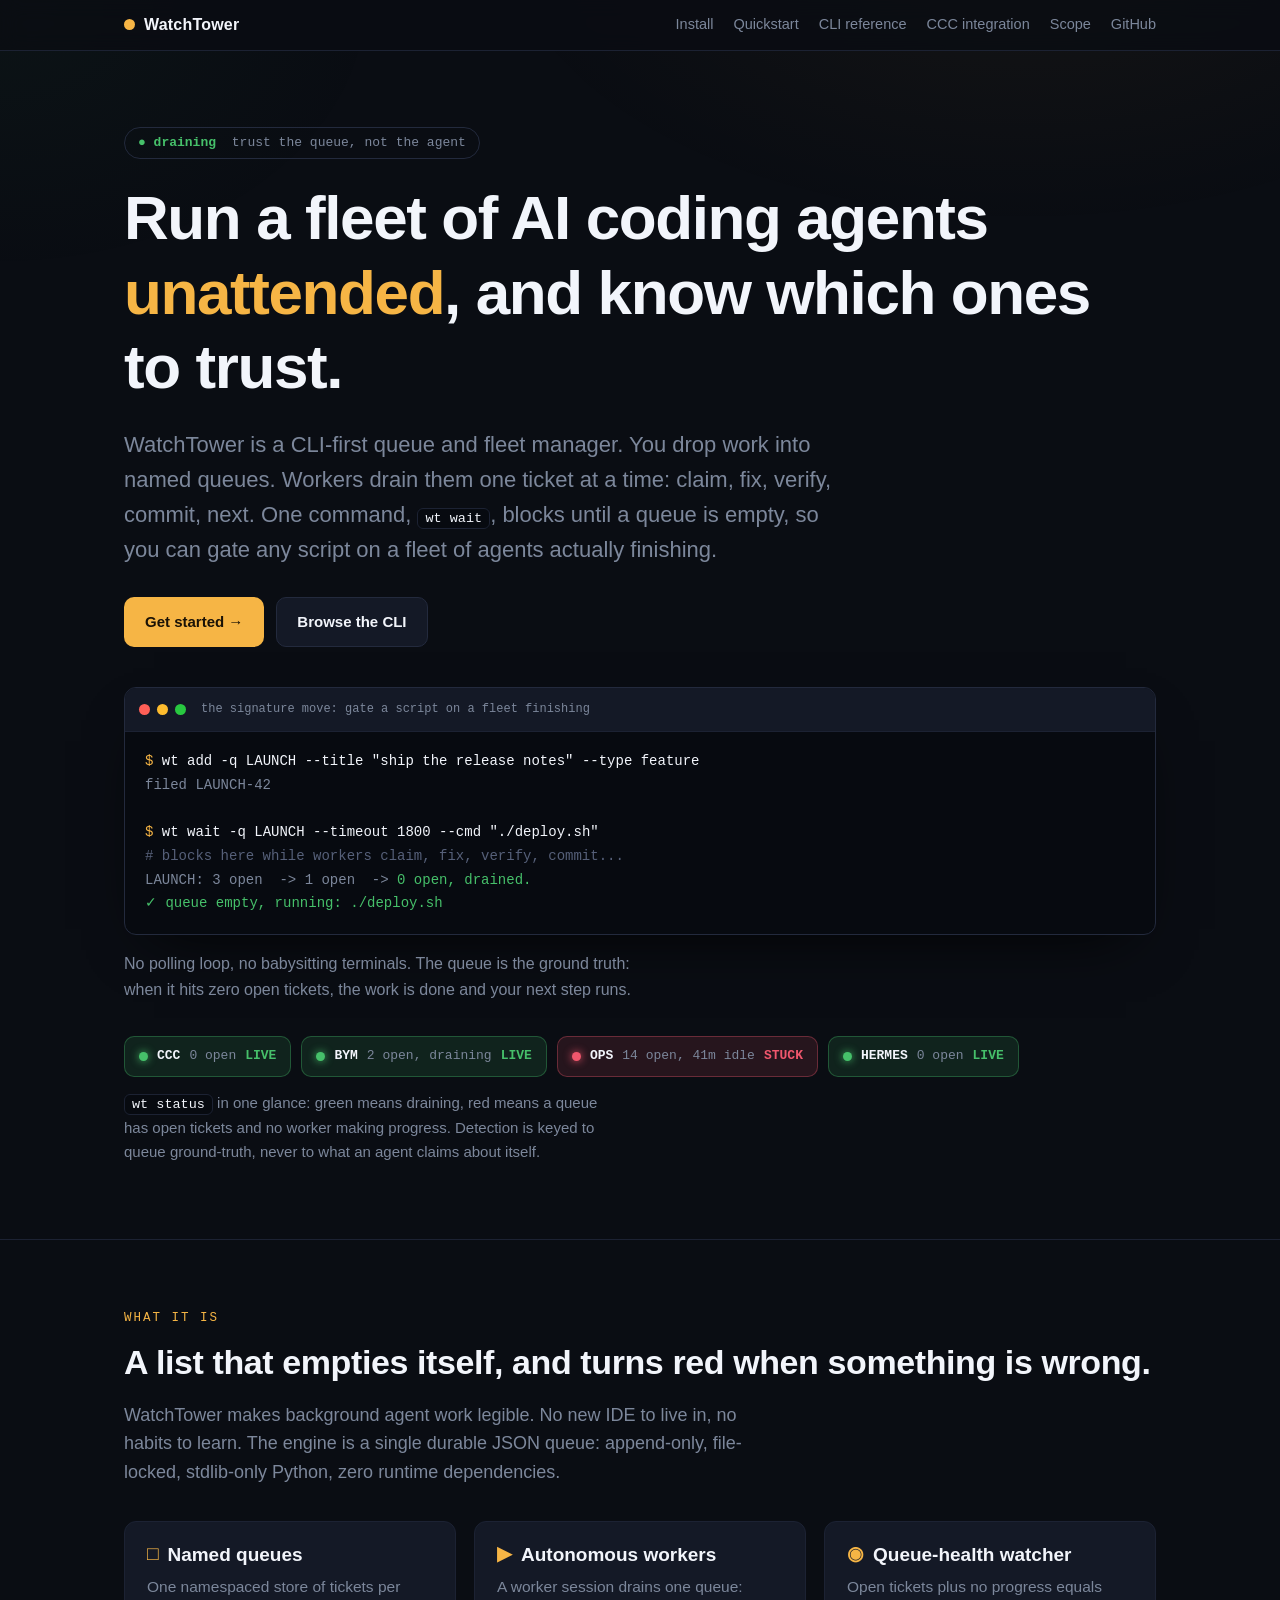
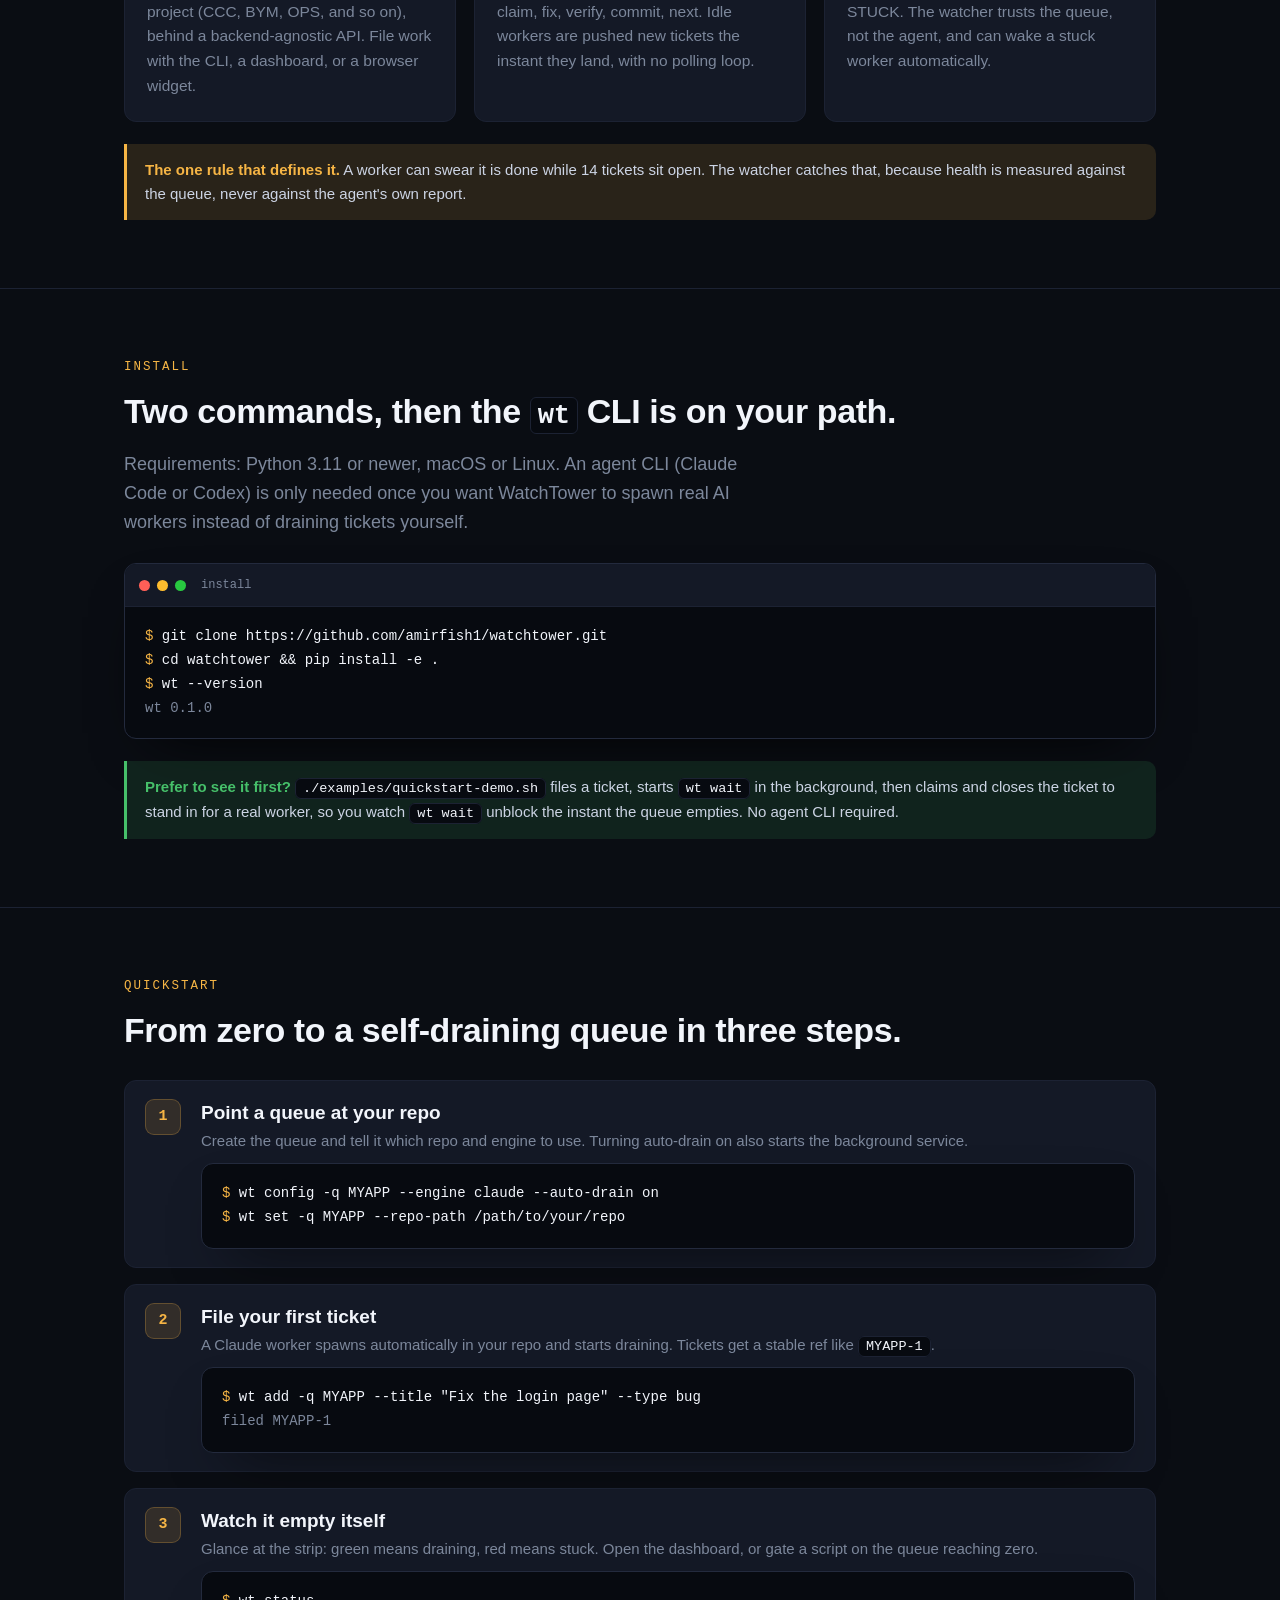
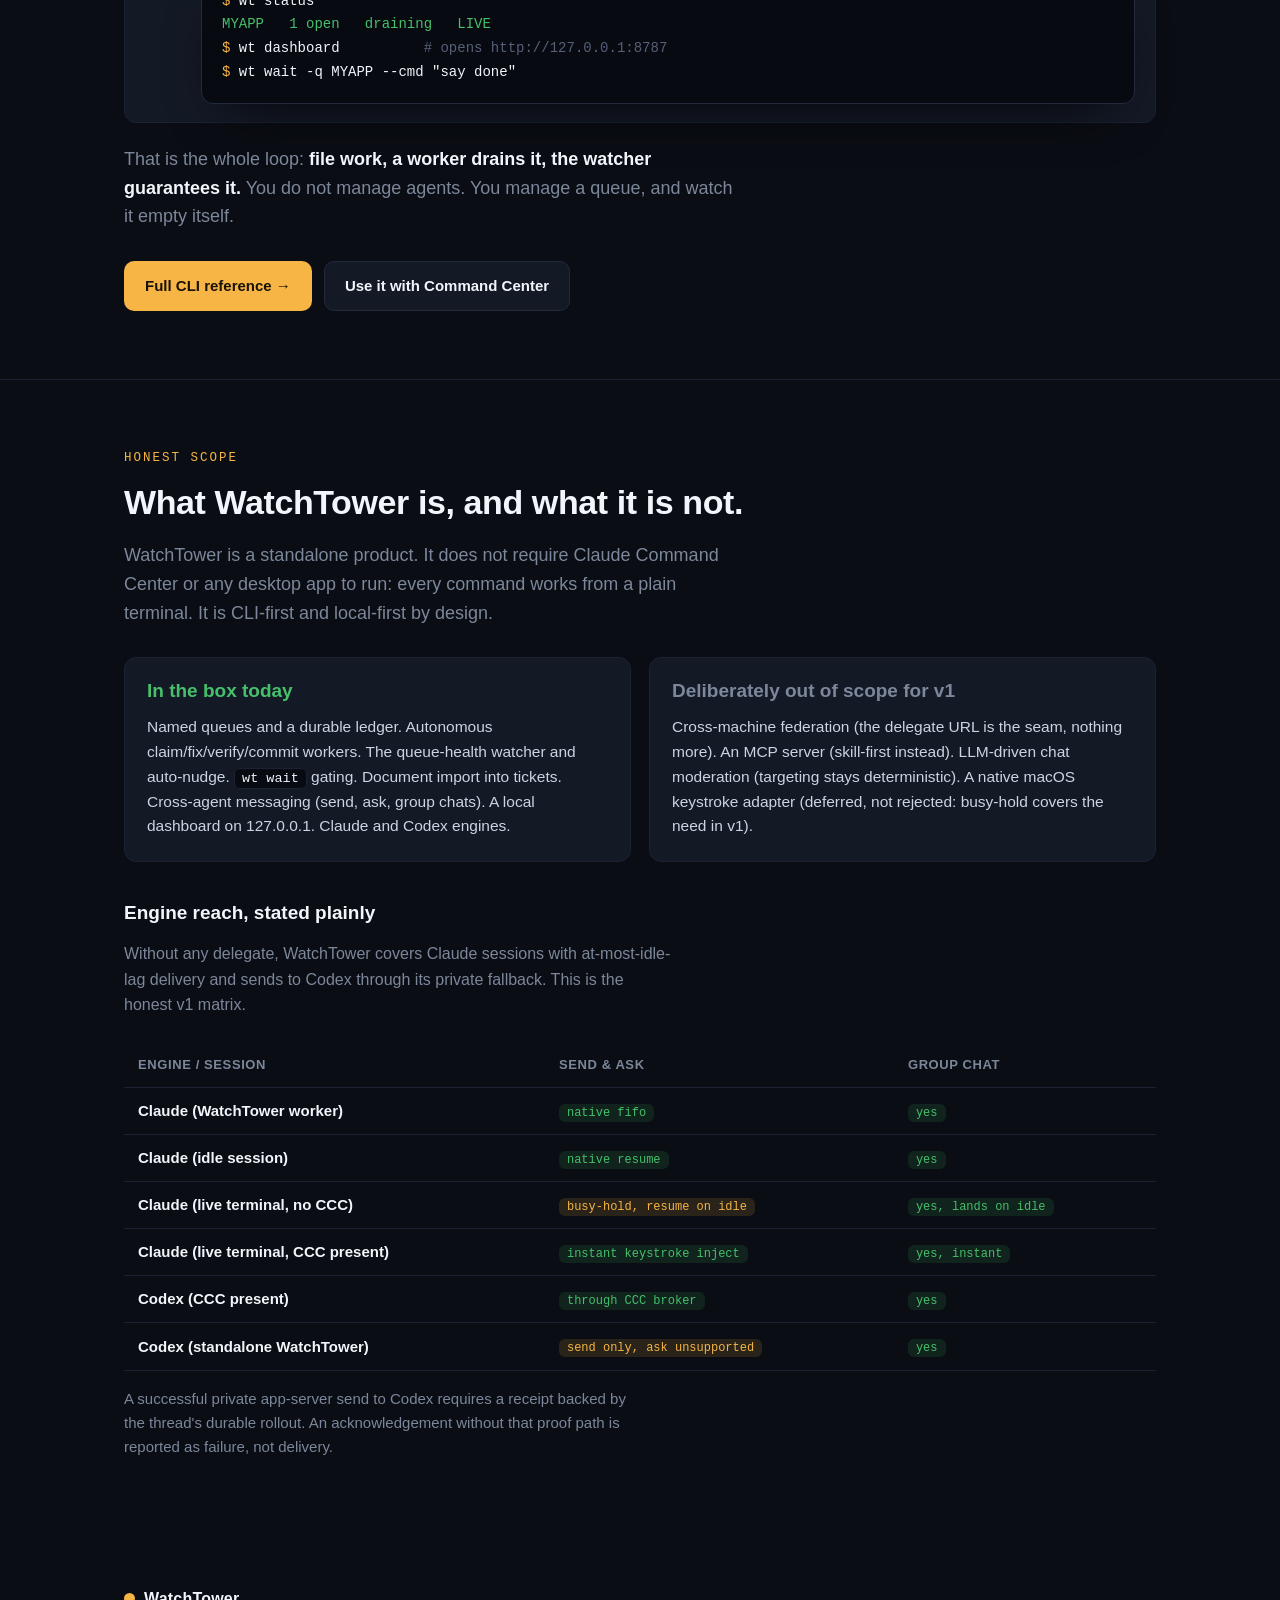
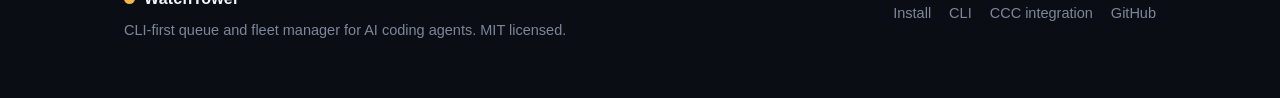
<file: docs/index.html>
<!DOCTYPE html>
<html lang="en">
<head>
<meta charset="utf-8">
<meta name="viewport" content="width=device-width, initial-scale=1">
<title>WatchTower - run fleets of AI coding agents unattended</title>
<meta name="description" content="WatchTower is a CLI-first queue and fleet manager for AI coding agents. Drop work into named queues, workers drain them, and wt wait blocks until the queue is empty. Standalone, zero-dependency, local-first.">
<link rel="stylesheet" href="styles.css">
<link rel="icon" href="data:image/svg+xml,<svg xmlns='http://www.w3.org/2000/svg' viewBox='0 0 100 100'><circle cx='50' cy='50' r='38' fill='%23f6b545'/></svg>">
</head>
<body>

<nav class="nav">
  <div class="nav-inner">
    <a class="brand" href="index.html"><span class="beacon"></span>WatchTower</a>
    <div class="nav-links">
      <a href="#install">Install</a>
      <a href="#quickstart">Quickstart</a>
      <a href="cli.html">CLI reference</a>
      <a href="integration.html">CCC integration</a>
      <a href="#scope">Scope</a>
      <a href="https://github.com/amirfish1/watchtower">GitHub</a>
    </div>
  </div>
</nav>

<!-- ================= HERO ================= -->
<header class="hero">
  <div class="wrap">
    <div class="hero-tag"><b>&#9679; draining</b> &nbsp;trust the queue, not the agent</div>
    <h1>Run a fleet of AI coding agents <span class="hl">unattended</span>, and know which ones to trust.</h1>
    <p class="lede">
      WatchTower is a CLI-first queue and fleet manager. You drop work into named queues.
      Workers drain them one ticket at a time: claim, fix, verify, commit, next. One command,
      <code class="inline-code">wt wait</code>, blocks until a queue is empty, so you can gate any
      script on a fleet of agents actually finishing.
    </p>
    <div class="cta-row">
      <a class="btn btn-primary" href="#quickstart">Get started &rarr;</a>
      <a class="btn btn-ghost" href="cli.html">Browse the CLI</a>
    </div>

    <!-- signature move: wt wait -->
    <div style="margin-top:40px">
      <div class="term">
        <div class="term-bar"><i class="r"></i><i class="y"></i><i class="g"></i><span>the signature move: gate a script on a fleet finishing</span></div>
        <div class="term-body"><pre><span class="cmd">wt add -q LAUNCH --title "ship the release notes" --type feature</span>
<span class="out">filed LAUNCH-42</span>

<span class="cmd">wt wait -q LAUNCH --timeout 1800 --cmd "./deploy.sh"</span>
<span class="cm"># blocks here while workers claim, fix, verify, commit...</span>
<span class="out">LAUNCH: 3 open  -&gt; 1 open  -&gt; </span><span class="ok">0 open, drained.</span>
<span class="ok">&#10003; queue empty, running: ./deploy.sh</span></pre></div>
      </div>
      <p class="lede" style="margin-top:16px;font-size:16px">
        No polling loop, no babysitting terminals. The queue is the ground truth: when it hits
        zero open tickets, the work is done and your next step runs.
      </p>
    </div>

    <!-- glanceable status strip -->
    <div class="strip">
      <span class="pill live"><span class="dot"></span><span class="q">CCC</span><span class="meta">0 open</span><b>LIVE</b></span>
      <span class="pill live"><span class="dot"></span><span class="q">BYM</span><span class="meta">2 open, draining</span><b>LIVE</b></span>
      <span class="pill stuck"><span class="dot"></span><span class="q">OPS</span><span class="meta">14 open, 41m idle</span><b>STUCK</b></span>
      <span class="pill live"><span class="dot"></span><span class="q">HERMES</span><span class="meta">0 open</span><b>LIVE</b></span>
    </div>
    <p class="lede" style="margin-top:14px;font-size:15px">
      <code class="inline-code">wt status</code> in one glance: green means draining, red means a queue has open
      tickets and no worker making progress. Detection is keyed to queue ground-truth, never to what an
      agent claims about itself.
    </p>
  </div>
</header>

<!-- ================= WHAT IT IS ================= -->
<section id="what">
  <div class="wrap">
    <p class="eyebrow">What it is</p>
    <h2>A list that empties itself, and turns red when something is wrong.</h2>
    <p class="lede">
      WatchTower makes background agent work legible. No new IDE to live in, no habits to learn.
      The engine is a single durable JSON queue: append-only, file-locked, stdlib-only Python, zero
      runtime dependencies.
    </p>
    <div class="grid g3">
      <div class="card">
        <h3><span class="ic">&#9633;</span> Named queues</h3>
        <p>One namespaced store of tickets per project (CCC, BYM, OPS, and so on), behind a
           backend-agnostic API. File work with the CLI, a dashboard, or a browser widget.</p>
      </div>
      <div class="card">
        <h3><span class="ic">&#9654;</span> Autonomous workers</h3>
        <p>A worker session drains one queue: claim, fix, verify, commit, next. Idle workers are
           pushed new tickets the instant they land, with no polling loop.</p>
      </div>
      <div class="card">
        <h3><span class="ic">&#9673;</span> Queue-health watcher</h3>
        <p>Open tickets plus no progress equals STUCK. The watcher trusts the queue, not the agent,
           and can wake a stuck worker automatically.</p>
      </div>
    </div>
    <div class="note">
      <b>The one rule that defines it.</b> A worker can swear it is done while 14 tickets sit open.
      The watcher catches that, because health is measured against the queue, never against the
      agent's own report.
    </div>
  </div>
</section>

<!-- ================= INSTALL ================= -->
<section id="install">
  <div class="wrap">
    <p class="eyebrow">Install</p>
    <h2>Two commands, then the <code style="font-size:0.8em" class="inline-code">wt</code> CLI is on your path.</h2>
    <p class="lede">Requirements: Python 3.11 or newer, macOS or Linux. An agent CLI (Claude Code or Codex)
       is only needed once you want WatchTower to spawn real AI workers instead of draining tickets yourself.</p>
    <div class="term" style="margin-top:26px">
      <div class="term-bar"><i class="r"></i><i class="y"></i><i class="g"></i><span>install</span></div>
      <div class="term-body"><pre><span class="cmd">git clone https://github.com/amirfish1/watchtower.git</span>
<span class="cmd">cd watchtower &amp;&amp; pip install -e .</span>
<span class="cmd">wt --version</span>
<span class="out">wt 0.1.0</span></pre></div>
    </div>
    <div class="note green">
      <b>Prefer to see it first?</b> <code class="inline-code">./examples/quickstart-demo.sh</code> files a ticket,
      starts <code class="inline-code">wt wait</code> in the background, then claims and closes the ticket to stand in
      for a real worker, so you watch <code class="inline-code">wt wait</code> unblock the instant the queue empties.
      No agent CLI required.
    </div>
  </div>
</section>

<!-- ================= QUICKSTART ================= -->
<section id="quickstart">
  <div class="wrap">
    <p class="eyebrow">Quickstart</p>
    <h2>From zero to a self-draining queue in three steps.</h2>
    <div class="steps">
      <div class="step">
        <div>
          <h3>Point a queue at your repo</h3>
          <p>Create the queue and tell it which repo and engine to use. Turning auto-drain on
             also starts the background service.</p>
          <div class="term">
            <div class="term-body"><pre><span class="cmd">wt config -q MYAPP --engine claude --auto-drain on</span>
<span class="cmd">wt set -q MYAPP --repo-path /path/to/your/repo</span></pre></div>
          </div>
        </div>
      </div>
      <div class="step">
        <div>
          <h3>File your first ticket</h3>
          <p>A Claude worker spawns automatically in your repo and starts draining. Tickets get a
             stable ref like <code class="inline-code">MYAPP-1</code>.</p>
          <div class="term">
            <div class="term-body"><pre><span class="cmd">wt add -q MYAPP --title "Fix the login page" --type bug</span>
<span class="out">filed MYAPP-1</span></pre></div>
          </div>
        </div>
      </div>
      <div class="step">
        <div>
          <h3>Watch it empty itself</h3>
          <p>Glance at the strip: green means draining, red means stuck. Open the dashboard, or gate a
             script on the queue reaching zero.</p>
          <div class="term">
            <div class="term-body"><pre><span class="cmd">wt status</span>
<span class="ok">MYAPP   1 open   draining   LIVE</span>
<span class="cmd">wt dashboard</span>          <span class="cm"># opens http://127.0.0.1:8787</span>
<span class="cmd">wt wait -q MYAPP --cmd "say done"</span></pre></div>
          </div>
        </div>
      </div>
    </div>
    <p class="lede" style="margin-top:22px">
      That is the whole loop: <b style="color:var(--text-strong)">file work, a worker drains it, the watcher
      guarantees it.</b> You do not manage agents. You manage a queue, and watch it empty itself.
    </p>
    <div class="cta-row">
      <a class="btn btn-primary" href="cli.html">Full CLI reference &rarr;</a>
      <a class="btn btn-ghost" href="integration.html">Use it with Command Center</a>
    </div>
  </div>
</section>

<!-- ================= SCOPE / HONEST ================= -->
<section id="scope">
  <div class="wrap">
    <p class="eyebrow">Honest scope</p>
    <h2>What WatchTower is, and what it is not.</h2>
    <p class="lede">
      WatchTower is a standalone product. It does not require Claude Command Center or any desktop app
      to run: every command works from a plain terminal. It is CLI-first and local-first by design.
    </p>

    <div class="grid g2" style="margin-top:30px">
      <div class="card">
        <h3 style="color:var(--green)">In the box today</h3>
        <p style="margin-top:12px;color:var(--text)">
          Named queues and a durable ledger. Autonomous claim/fix/verify/commit workers.
          The queue-health watcher and auto-nudge. <code class="inline-code">wt wait</code> gating.
          Document import into tickets. Cross-agent messaging (send, ask, group chats).
          A local dashboard on 127.0.0.1. Claude and Codex engines.
        </p>
      </div>
      <div class="card">
        <h3 style="color:var(--muted)">Deliberately out of scope for v1</h3>
        <p style="margin-top:12px;color:var(--text)">
          Cross-machine federation (the delegate URL is the seam, nothing more). An MCP server
          (skill-first instead). LLM-driven chat moderation (targeting stays deterministic). A native
          macOS keystroke adapter (deferred, not rejected: busy-hold covers the need in v1).
        </p>
      </div>
    </div>

    <h3 style="margin-top:40px">Engine reach, stated plainly</h3>
    <p class="lede" style="font-size:16px">Without any delegate, WatchTower covers Claude sessions with at-most-idle-lag
       delivery and sends to Codex through its private fallback. This is the honest v1 matrix.</p>
    <table class="matrix">
      <thead><tr><th>Engine / session</th><th>send &amp; ask</th><th>group chat</th></tr></thead>
      <tbody>
        <tr><td>Claude (WatchTower worker)</td><td><span class="tag yes">native fifo</span></td><td><span class="tag yes">yes</span></td></tr>
        <tr><td>Claude (idle session)</td><td><span class="tag yes">native resume</span></td><td><span class="tag yes">yes</span></td></tr>
        <tr><td>Claude (live terminal, no CCC)</td><td><span class="tag mid">busy-hold, resume on idle</span></td><td><span class="tag yes">yes, lands on idle</span></td></tr>
        <tr><td>Claude (live terminal, CCC present)</td><td><span class="tag yes">instant keystroke inject</span></td><td><span class="tag yes">yes, instant</span></td></tr>
        <tr><td>Codex (CCC present)</td><td><span class="tag yes">through CCC broker</span></td><td><span class="tag yes">yes</span></td></tr>
        <tr><td>Codex (standalone WatchTower)</td><td><span class="tag mid">send only, ask unsupported</span></td><td><span class="tag yes">yes</span></td></tr>
      </tbody>
    </table>
    <p class="lede" style="margin-top:16px;font-size:15px">
      A successful private app-server send to Codex requires a receipt backed by the thread's durable
      rollout. An acknowledgement without that proof path is reported as failure, not delivery.
    </p>
  </div>
</section>

<footer>
  <div class="wrap foot-inner">
    <div>
      <div class="brand" style="margin-bottom:8px"><span class="beacon"></span>WatchTower</div>
      <div>CLI-first queue and fleet manager for AI coding agents. MIT licensed.</div>
    </div>
    <div class="foot-links">
      <a href="#install">Install</a>
      <a href="cli.html">CLI</a>
      <a href="integration.html">CCC integration</a>
      <a href="https://github.com/amirfish1/watchtower">GitHub</a>
    </div>
  </div>
</footer>

</body>
</html>
</file>
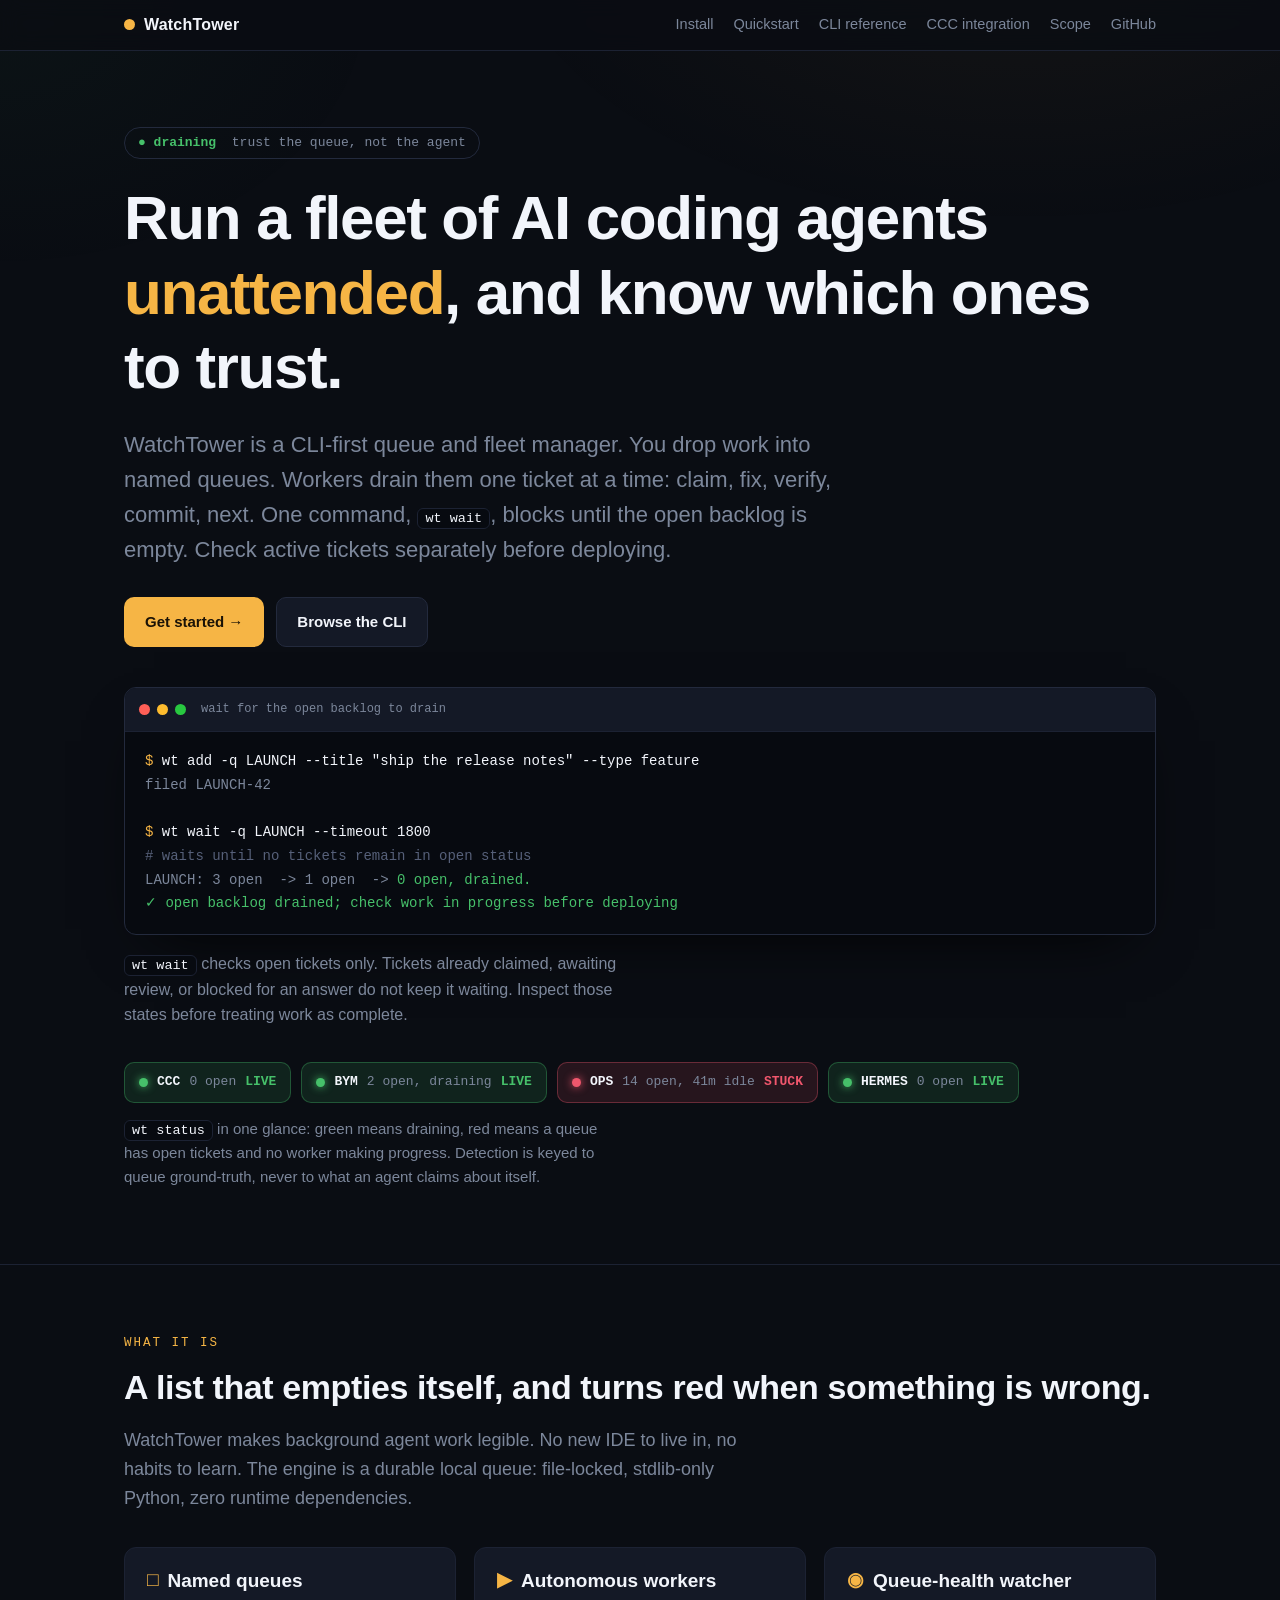
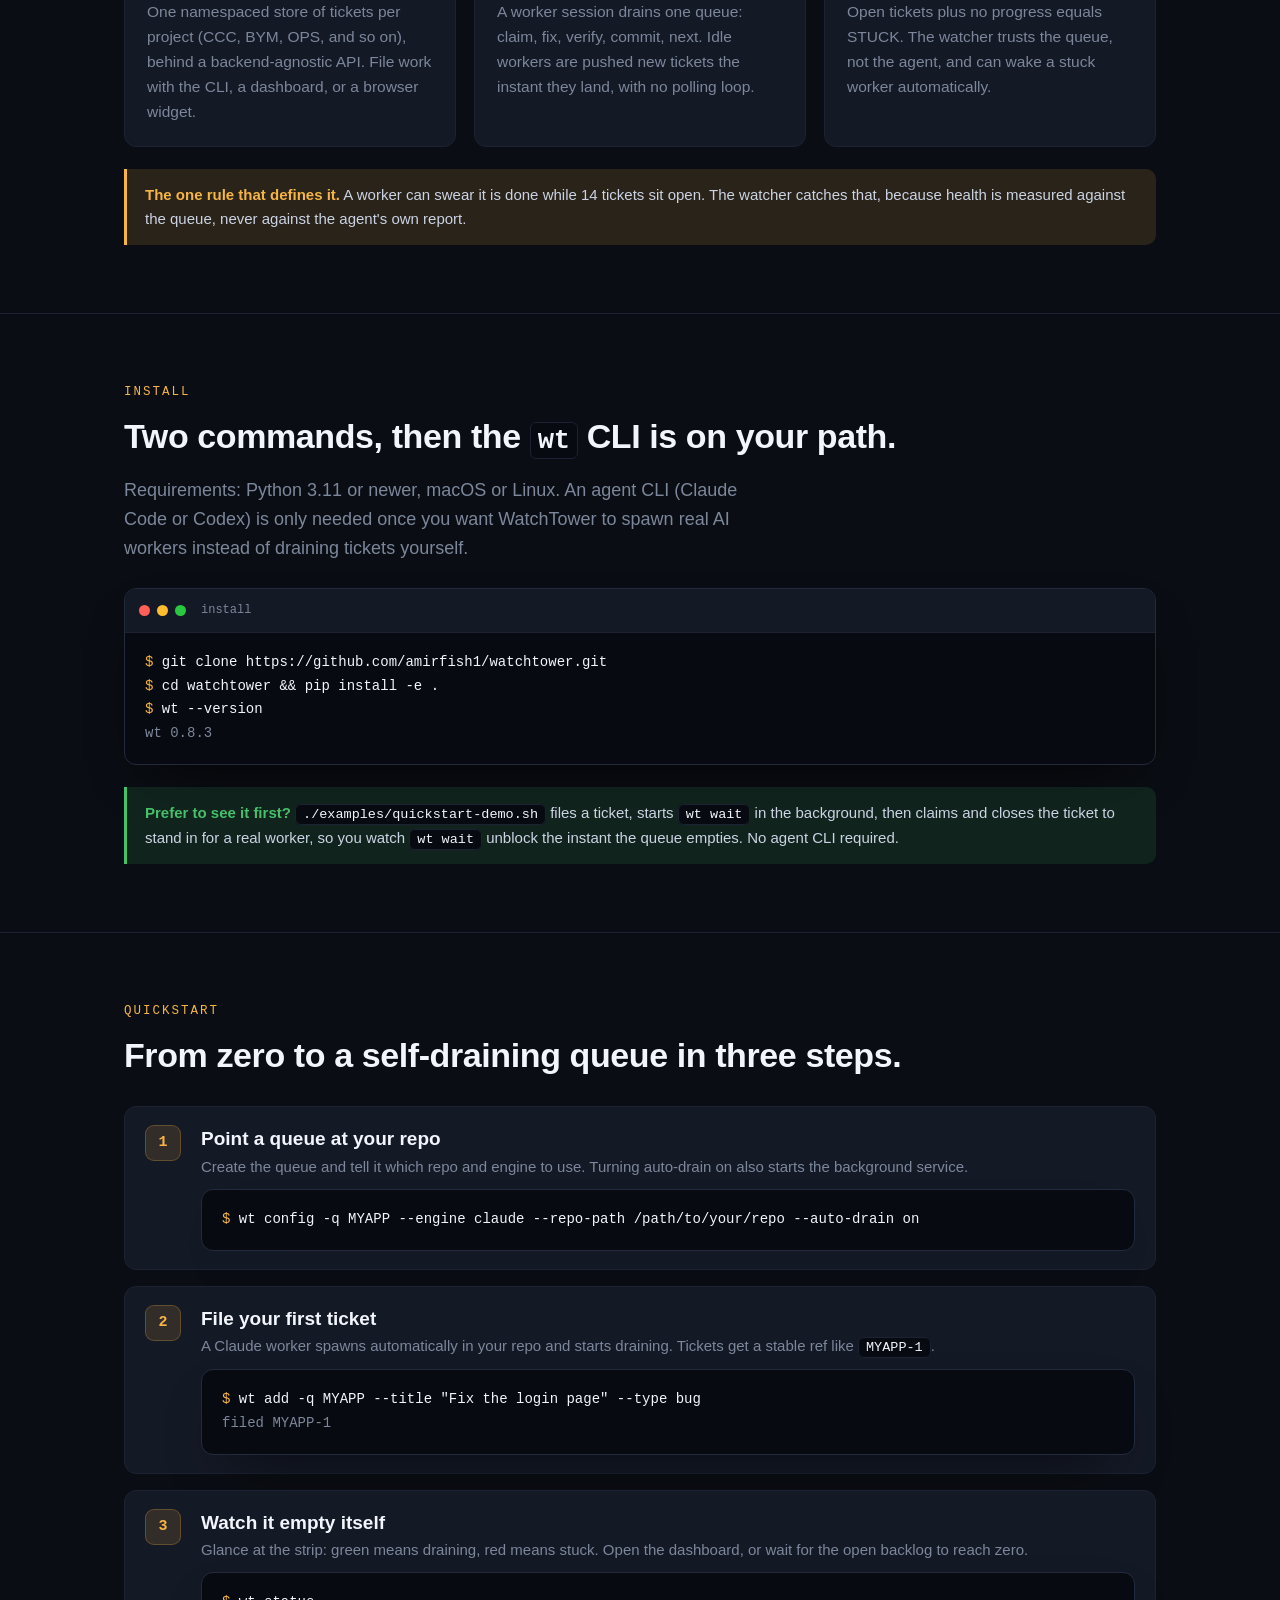
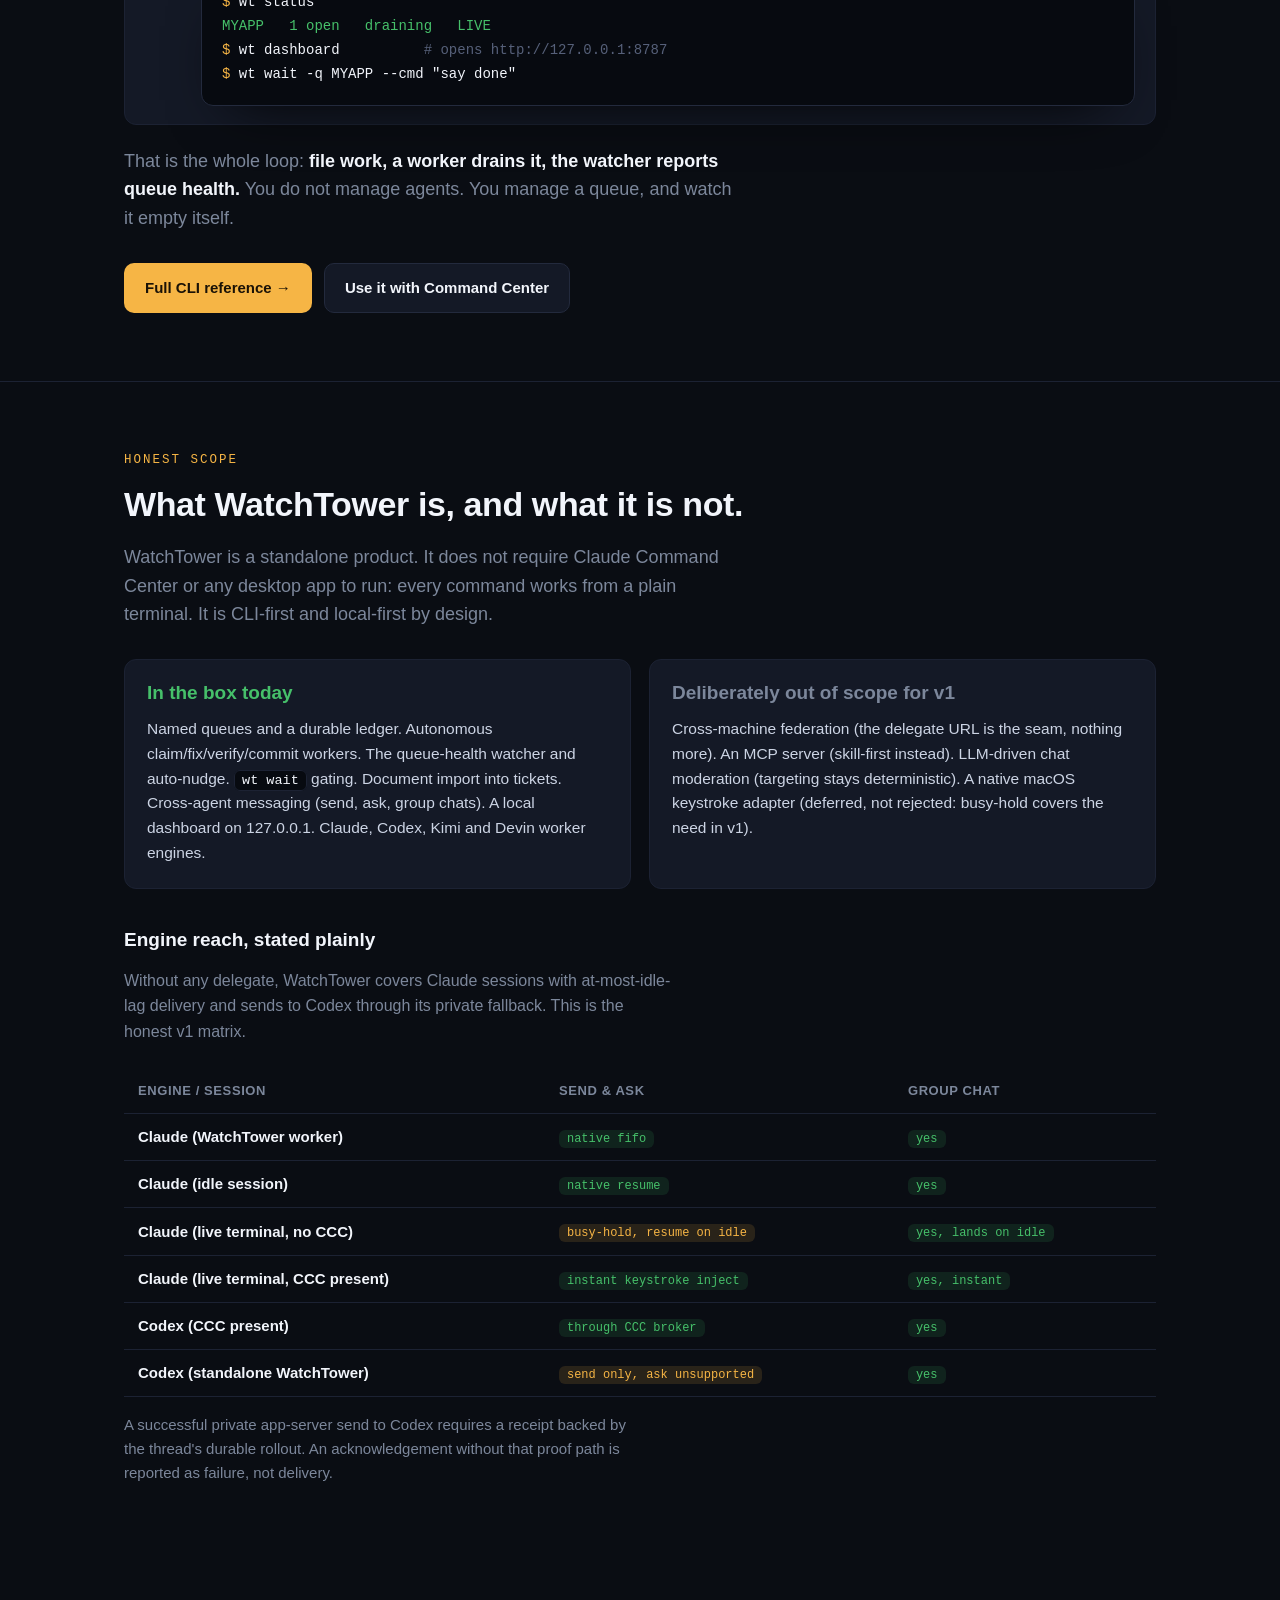
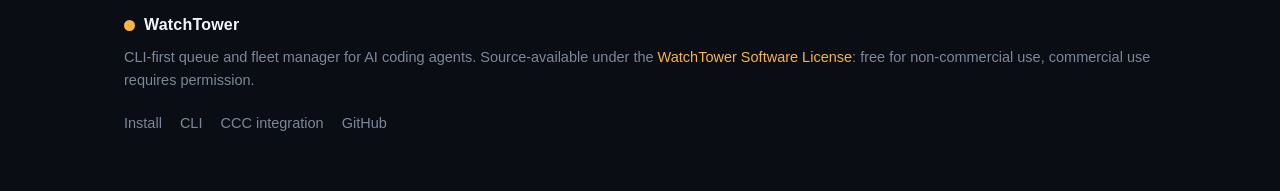
<file: site/index.html>
<!DOCTYPE html>
<html lang="en">
<head>
<meta charset="utf-8">
<meta name="viewport" content="width=device-width, initial-scale=1">
<title>WatchTower - run fleets of AI coding agents unattended</title>
<meta name="description" content="WatchTower is a CLI-first queue and fleet manager for AI coding agents. Drop work into named queues, workers drain them, and wt wait blocks until no tickets remain in open status. Standalone, zero-dependency, local-first.">
<link rel="stylesheet" href="styles.css">
<link rel="icon" href="data:image/svg+xml,<svg xmlns='http://www.w3.org/2000/svg' viewBox='0 0 100 100'><circle cx='50' cy='50' r='38' fill='%23f6b545'/></svg>">
</head>
<body>

<nav class="nav">
  <div class="nav-inner">
    <a class="brand" href="index.html"><span class="beacon"></span>WatchTower</a>
    <div class="nav-links">
      <a href="#install">Install</a>
      <a href="#quickstart">Quickstart</a>
      <a href="cli.html">CLI reference</a>
      <a href="integration.html">CCC integration</a>
      <a href="#scope">Scope</a>
      <a href="https://github.com/amirfish1/watchtower">GitHub</a>
    </div>
  </div>
</nav>

<!-- ================= HERO ================= -->
<header class="hero">
  <div class="wrap">
    <div class="hero-tag"><b>&#9679; draining</b> &nbsp;trust the queue, not the agent</div>
    <h1>Run a fleet of AI coding agents <span class="hl">unattended</span>, and know which ones to trust.</h1>
    <p class="lede">
      WatchTower is a CLI-first queue and fleet manager. You drop work into named queues.
      Workers drain them one ticket at a time: claim, fix, verify, commit, next. One command,
      <code class="inline-code">wt wait</code>, blocks until the open backlog is empty.
      Check active tickets separately before deploying.
    </p>
    <div class="cta-row">
      <a class="btn btn-primary" href="#quickstart">Get started &rarr;</a>
      <a class="btn btn-ghost" href="cli.html">Browse the CLI</a>
    </div>

    <!-- signature move: wt wait -->
    <div style="margin-top:40px">
      <div class="term">
        <div class="term-bar"><i class="r"></i><i class="y"></i><i class="g"></i><span>wait for the open backlog to drain</span></div>
        <div class="term-body"><pre><span class="cmd">wt add -q LAUNCH --title "ship the release notes" --type feature</span>
<span class="out">filed LAUNCH-42</span>

<span class="cmd">wt wait -q LAUNCH --timeout 1800</span>
<span class="cm"># waits until no tickets remain in open status</span>
<span class="out">LAUNCH: 3 open  -&gt; 1 open  -&gt; </span><span class="ok">0 open, drained.</span>
<span class="ok">&#10003; open backlog drained; check work in progress before deploying</span></pre></div>
      </div>
      <p class="lede" style="margin-top:16px;font-size:16px">
        <code class="inline-code">wt wait</code> checks open tickets only. Tickets already claimed, awaiting review,
        or blocked for an answer do not keep it waiting. Inspect those states before treating work as complete.
      </p>
    </div>

    <!-- glanceable status strip -->
    <div class="strip">
      <span class="pill live"><span class="dot"></span><span class="q">CCC</span><span class="meta">0 open</span><b>LIVE</b></span>
      <span class="pill live"><span class="dot"></span><span class="q">BYM</span><span class="meta">2 open, draining</span><b>LIVE</b></span>
      <span class="pill stuck"><span class="dot"></span><span class="q">OPS</span><span class="meta">14 open, 41m idle</span><b>STUCK</b></span>
      <span class="pill live"><span class="dot"></span><span class="q">HERMES</span><span class="meta">0 open</span><b>LIVE</b></span>
    </div>
    <p class="lede" style="margin-top:14px;font-size:15px">
      <code class="inline-code">wt status</code> in one glance: green means draining, red means a queue has open
      tickets and no worker making progress. Detection is keyed to queue ground-truth, never to what an
      agent claims about itself.
    </p>
  </div>
</header>

<!-- ================= WHAT IT IS ================= -->
<section id="what">
  <div class="wrap">
    <p class="eyebrow">What it is</p>
    <h2>A list that empties itself, and turns red when something is wrong.</h2>
    <p class="lede">
      WatchTower makes background agent work legible. No new IDE to live in, no habits to learn.
      The engine is a durable local queue: file-locked, stdlib-only Python, zero
      runtime dependencies.
    </p>
    <div class="grid g3">
      <div class="card">
        <h3><span class="ic">&#9633;</span> Named queues</h3>
        <p>One namespaced store of tickets per project (CCC, BYM, OPS, and so on), behind a
           backend-agnostic API. File work with the CLI, a dashboard, or a browser widget.</p>
      </div>
      <div class="card">
        <h3><span class="ic">&#9654;</span> Autonomous workers</h3>
        <p>A worker session drains one queue: claim, fix, verify, commit, next. Idle workers are
           pushed new tickets the instant they land, with no polling loop.</p>
      </div>
      <div class="card">
        <h3><span class="ic">&#9673;</span> Queue-health watcher</h3>
        <p>Open tickets plus no progress equals STUCK. The watcher trusts the queue, not the agent,
           and can wake a stuck worker automatically.</p>
      </div>
    </div>
    <div class="note">
      <b>The one rule that defines it.</b> A worker can swear it is done while 14 tickets sit open.
      The watcher catches that, because health is measured against the queue, never against the
      agent's own report.
    </div>
  </div>
</section>

<!-- ================= INSTALL ================= -->
<section id="install">
  <div class="wrap">
    <p class="eyebrow">Install</p>
    <h2>Two commands, then the <code style="font-size:0.8em" class="inline-code">wt</code> CLI is on your path.</h2>
    <p class="lede">Requirements: Python 3.11 or newer, macOS or Linux. An agent CLI (Claude Code or Codex)
       is only needed once you want WatchTower to spawn real AI workers instead of draining tickets yourself.</p>
    <div class="term" style="margin-top:26px">
      <div class="term-bar"><i class="r"></i><i class="y"></i><i class="g"></i><span>install</span></div>
      <div class="term-body"><pre><span class="cmd">git clone https://github.com/amirfish1/watchtower.git</span>
<span class="cmd">cd watchtower &amp;&amp; pip install -e .</span>
<span class="cmd">wt --version</span>
<span class="out">wt 0.8.3</span></pre></div>
    </div>
    <div class="note green">
      <b>Prefer to see it first?</b> <code class="inline-code">./examples/quickstart-demo.sh</code> files a ticket,
      starts <code class="inline-code">wt wait</code> in the background, then claims and closes the ticket to stand in
      for a real worker, so you watch <code class="inline-code">wt wait</code> unblock the instant the queue empties.
      No agent CLI required.
    </div>
  </div>
</section>

<!-- ================= QUICKSTART ================= -->
<section id="quickstart">
  <div class="wrap">
    <p class="eyebrow">Quickstart</p>
    <h2>From zero to a self-draining queue in three steps.</h2>
    <div class="steps">
      <div class="step">
        <div>
          <h3>Point a queue at your repo</h3>
          <p>Create the queue and tell it which repo and engine to use. Turning auto-drain on
             also starts the background service.</p>
          <div class="term">
            <div class="term-body"><pre><span class="cmd">wt config -q MYAPP --engine claude --repo-path /path/to/your/repo --auto-drain on</span></pre></div>
          </div>
        </div>
      </div>
      <div class="step">
        <div>
          <h3>File your first ticket</h3>
          <p>A Claude worker spawns automatically in your repo and starts draining. Tickets get a
             stable ref like <code class="inline-code">MYAPP-1</code>.</p>
          <div class="term">
            <div class="term-body"><pre><span class="cmd">wt add -q MYAPP --title "Fix the login page" --type bug</span>
<span class="out">filed MYAPP-1</span></pre></div>
          </div>
        </div>
      </div>
      <div class="step">
        <div>
          <h3>Watch it empty itself</h3>
          <p>Glance at the strip: green means draining, red means stuck. Open the dashboard, or wait for the
             open backlog to reach zero.</p>
          <div class="term">
            <div class="term-body"><pre><span class="cmd">wt status</span>
<span class="ok">MYAPP   1 open   draining   LIVE</span>
<span class="cmd">wt dashboard</span>          <span class="cm"># opens http://127.0.0.1:8787</span>
<span class="cmd">wt wait -q MYAPP --cmd "say done"</span></pre></div>
          </div>
        </div>
      </div>
    </div>
    <p class="lede" style="margin-top:22px">
      That is the whole loop: <b style="color:var(--text-strong)">file work, a worker drains it, the watcher
      reports queue health.</b> You do not manage agents. You manage a queue, and watch it empty itself.
    </p>
    <div class="cta-row">
      <a class="btn btn-primary" href="cli.html">Full CLI reference &rarr;</a>
      <a class="btn btn-ghost" href="integration.html">Use it with Command Center</a>
    </div>
  </div>
</section>

<!-- ================= SCOPE / HONEST ================= -->
<section id="scope">
  <div class="wrap">
    <p class="eyebrow">Honest scope</p>
    <h2>What WatchTower is, and what it is not.</h2>
    <p class="lede">
      WatchTower is a standalone product. It does not require Claude Command Center or any desktop app
      to run: every command works from a plain terminal. It is CLI-first and local-first by design.
    </p>

    <div class="grid g2" style="margin-top:30px">
      <div class="card">
        <h3 style="color:var(--green)">In the box today</h3>
        <p style="margin-top:12px;color:var(--text)">
          Named queues and a durable ledger. Autonomous claim/fix/verify/commit workers.
          The queue-health watcher and auto-nudge. <code class="inline-code">wt wait</code> gating.
          Document import into tickets. Cross-agent messaging (send, ask, group chats).
          A local dashboard on 127.0.0.1. Claude, Codex, Kimi and Devin worker engines.
        </p>
      </div>
      <div class="card">
        <h3 style="color:var(--muted)">Deliberately out of scope for v1</h3>
        <p style="margin-top:12px;color:var(--text)">
          Cross-machine federation (the delegate URL is the seam, nothing more). An MCP server
          (skill-first instead). LLM-driven chat moderation (targeting stays deterministic). A native
          macOS keystroke adapter (deferred, not rejected: busy-hold covers the need in v1).
        </p>
      </div>
    </div>

    <h3 style="margin-top:40px">Engine reach, stated plainly</h3>
    <p class="lede" style="font-size:16px">Without any delegate, WatchTower covers Claude sessions with at-most-idle-lag
       delivery and sends to Codex through its private fallback. This is the honest v1 matrix.</p>
    <table class="matrix">
      <thead><tr><th>Engine / session</th><th>send &amp; ask</th><th>group chat</th></tr></thead>
      <tbody>
        <tr><td>Claude (WatchTower worker)</td><td><span class="tag yes">native fifo</span></td><td><span class="tag yes">yes</span></td></tr>
        <tr><td>Claude (idle session)</td><td><span class="tag yes">native resume</span></td><td><span class="tag yes">yes</span></td></tr>
        <tr><td>Claude (live terminal, no CCC)</td><td><span class="tag mid">busy-hold, resume on idle</span></td><td><span class="tag yes">yes, lands on idle</span></td></tr>
        <tr><td>Claude (live terminal, CCC present)</td><td><span class="tag yes">instant keystroke inject</span></td><td><span class="tag yes">yes, instant</span></td></tr>
        <tr><td>Codex (CCC present)</td><td><span class="tag yes">through CCC broker</span></td><td><span class="tag yes">yes</span></td></tr>
        <tr><td>Codex (standalone WatchTower)</td><td><span class="tag mid">send only, ask unsupported</span></td><td><span class="tag yes">yes</span></td></tr>
      </tbody>
    </table>
    <p class="lede" style="margin-top:16px;font-size:15px">
      A successful private app-server send to Codex requires a receipt backed by the thread's durable
      rollout. An acknowledgement without that proof path is reported as failure, not delivery.
    </p>
  </div>
</section>

<footer>
  <div class="wrap foot-inner">
    <div>
      <div class="brand" style="margin-bottom:8px"><span class="beacon"></span>WatchTower</div>
      <div>CLI-first queue and fleet manager for AI coding agents. Source-available under the <a href="https://github.com/amirfish1/watchtower/blob/main/LICENSE">WatchTower Software License</a>: free for non-commercial use, commercial use requires permission.</div>
    </div>
    <div class="foot-links">
      <a href="#install">Install</a>
      <a href="cli.html">CLI</a>
      <a href="integration.html">CCC integration</a>
      <a href="https://github.com/amirfish1/watchtower">GitHub</a>
    </div>
  </div>
</footer>

</body>
</html>
</file>
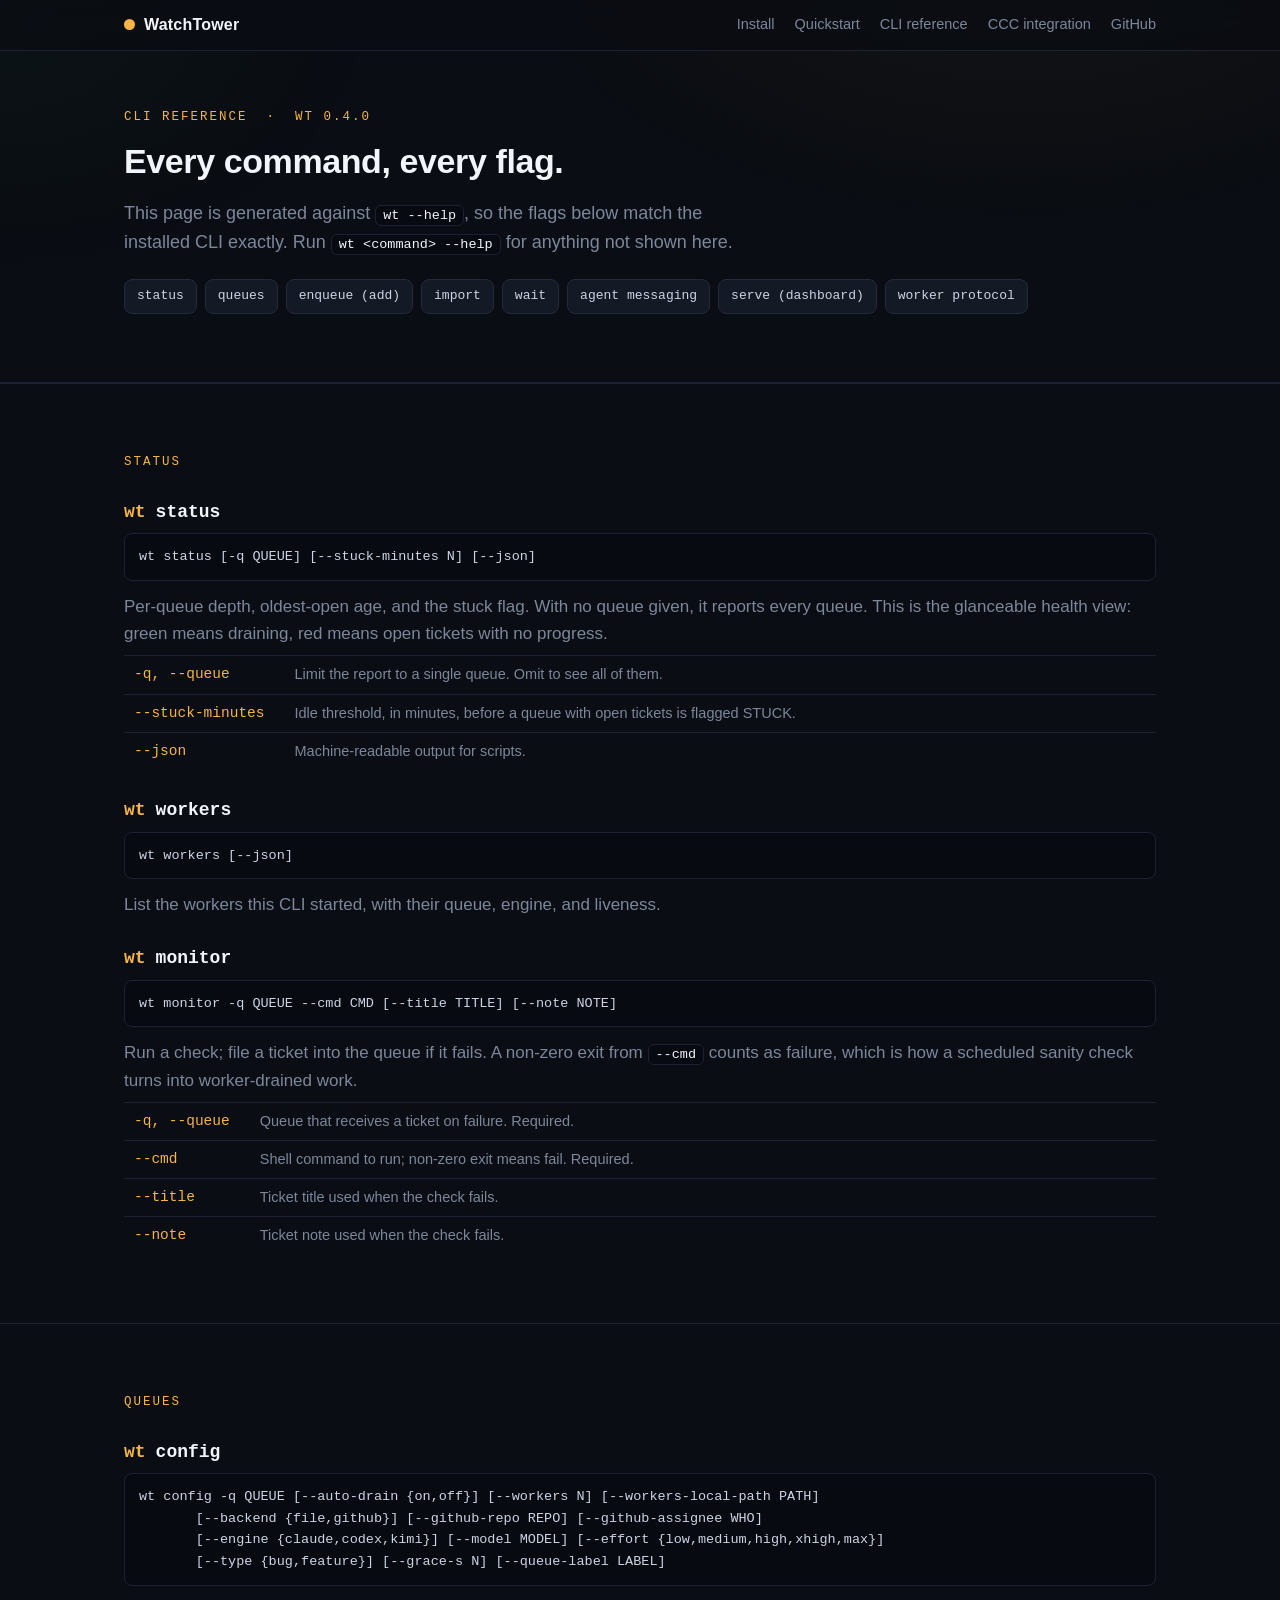
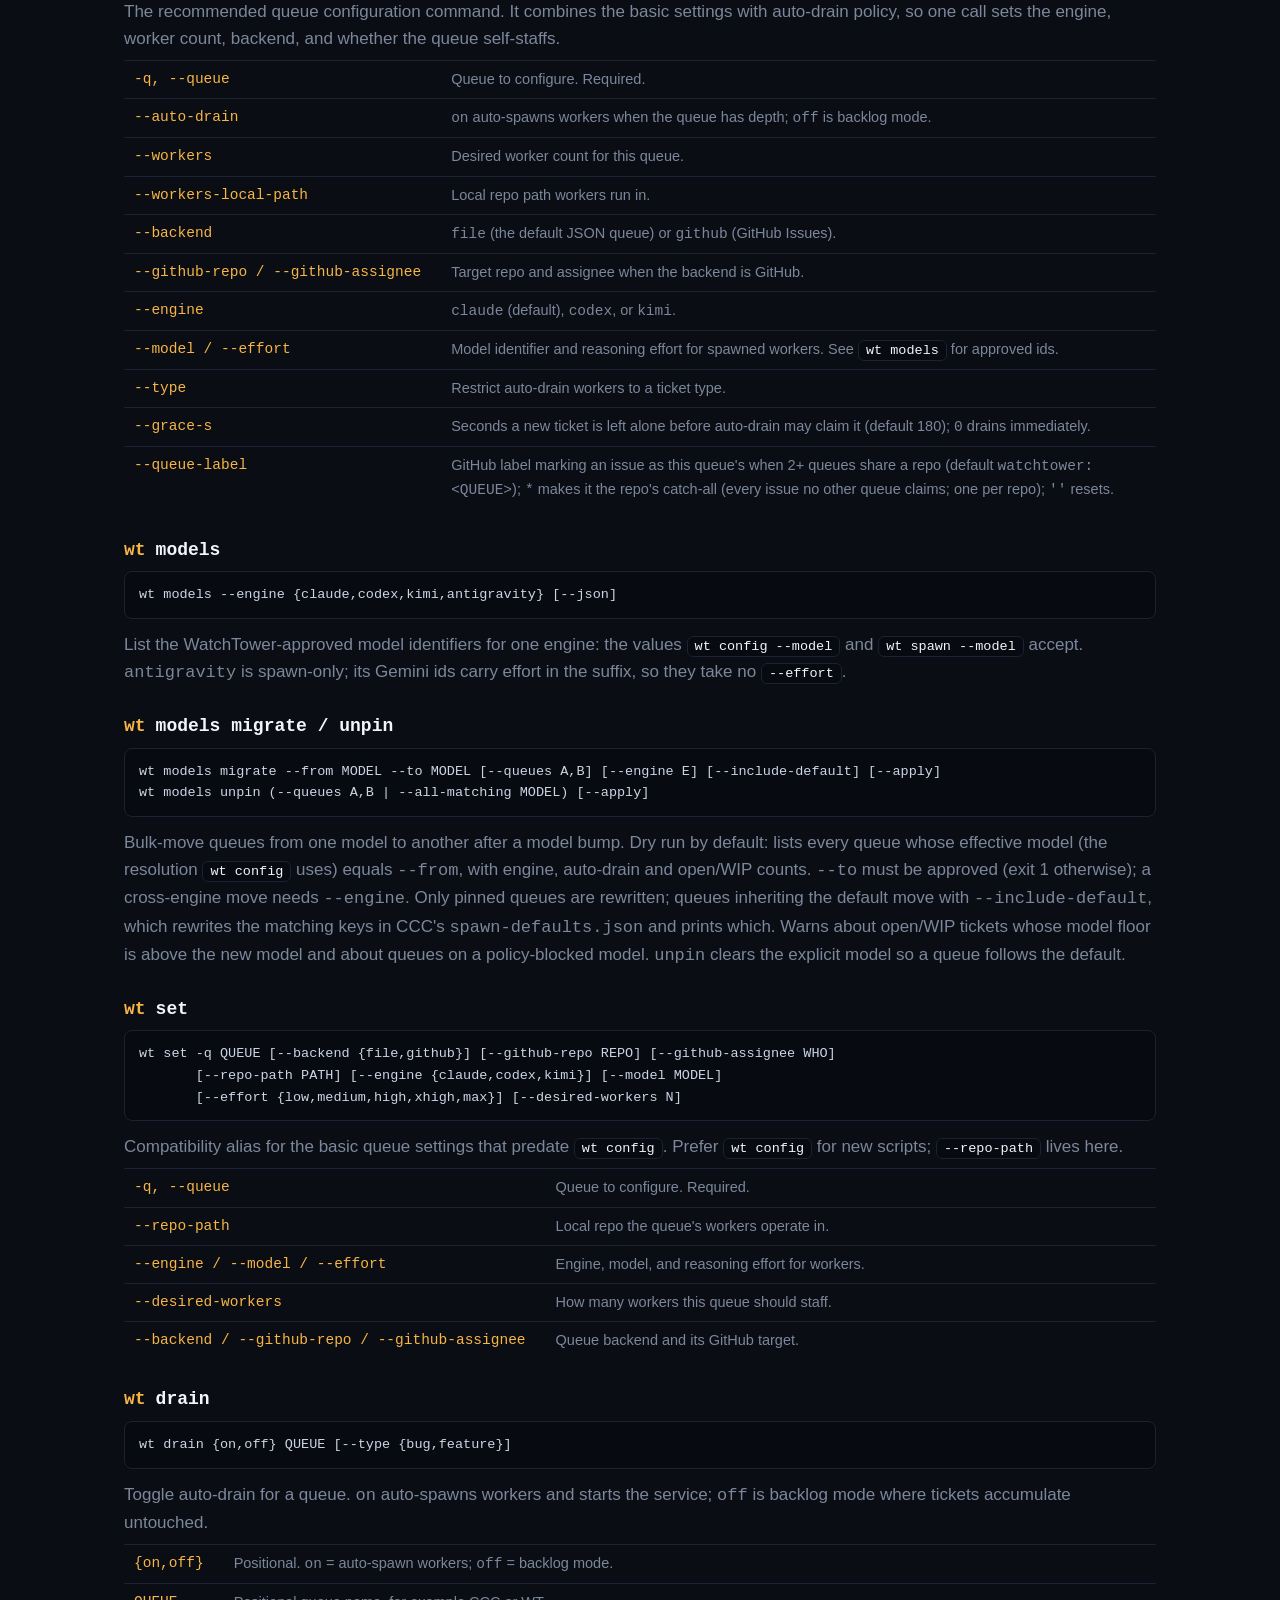
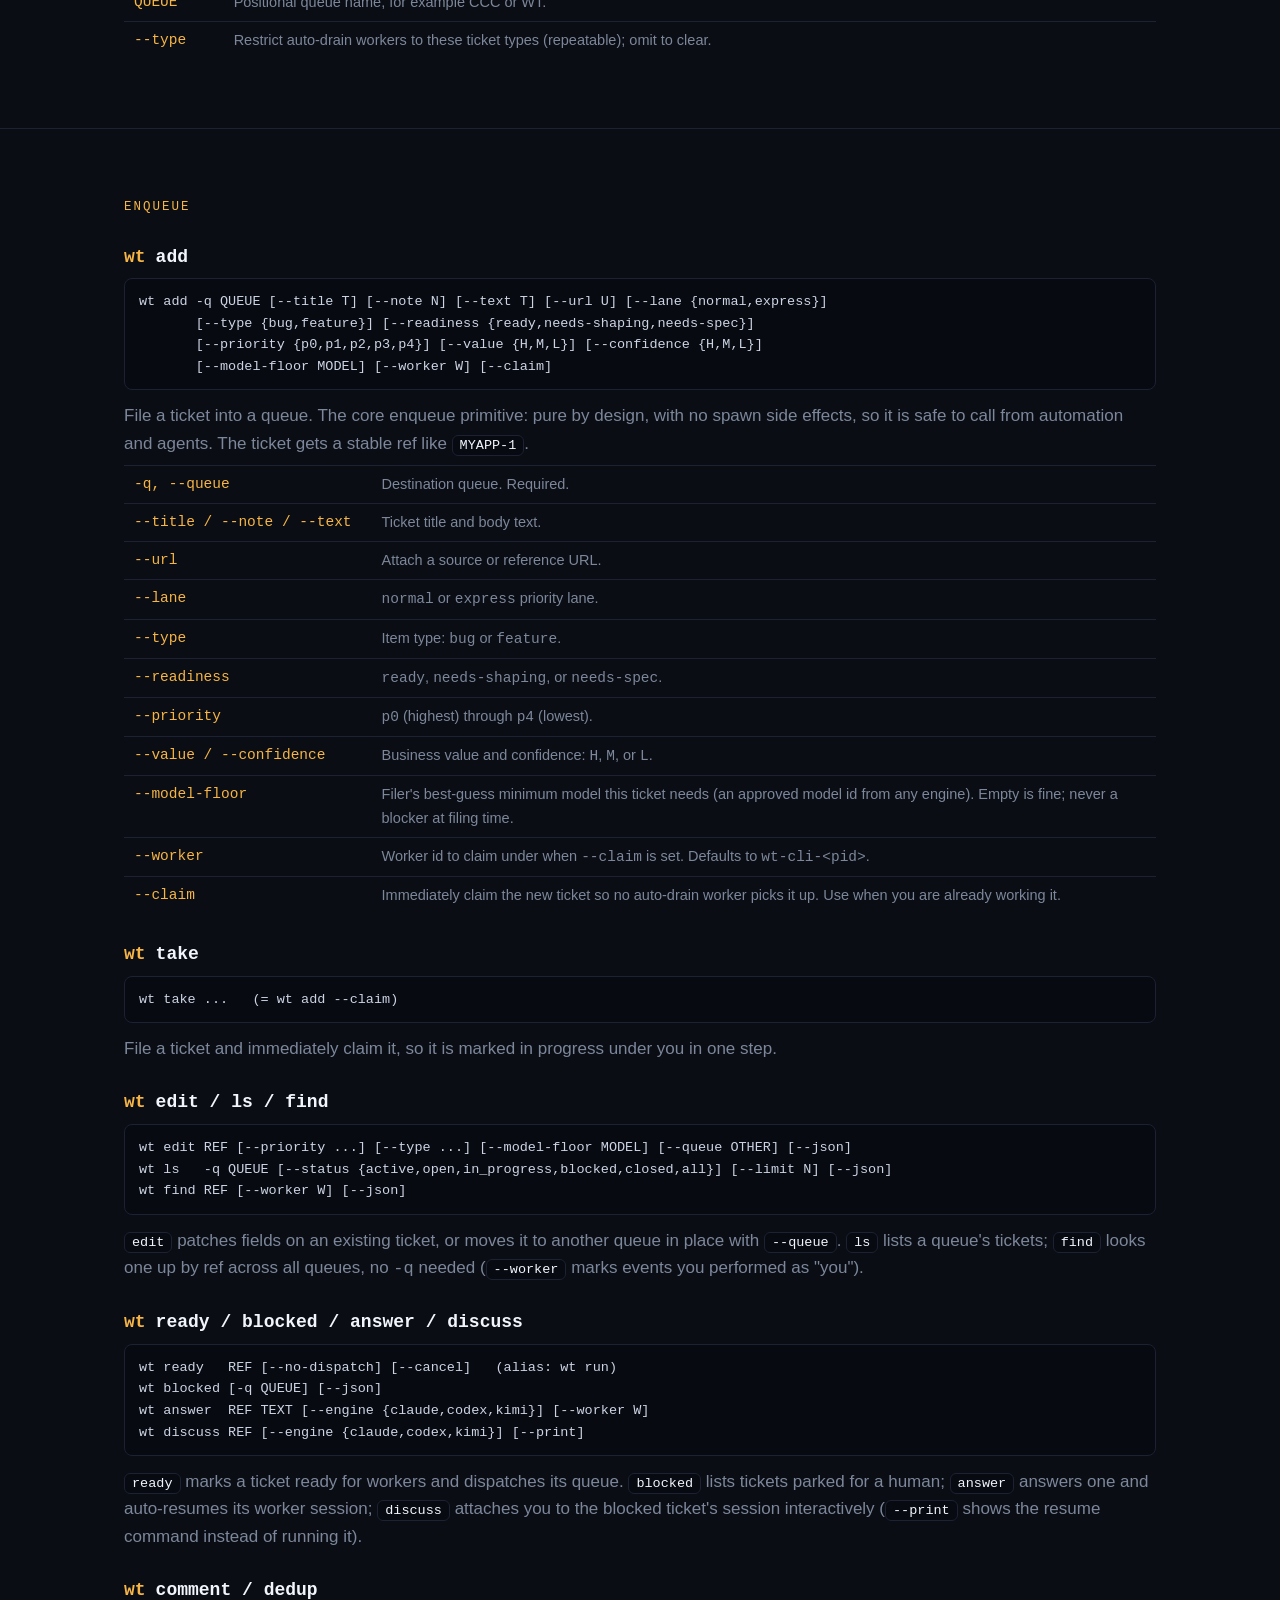
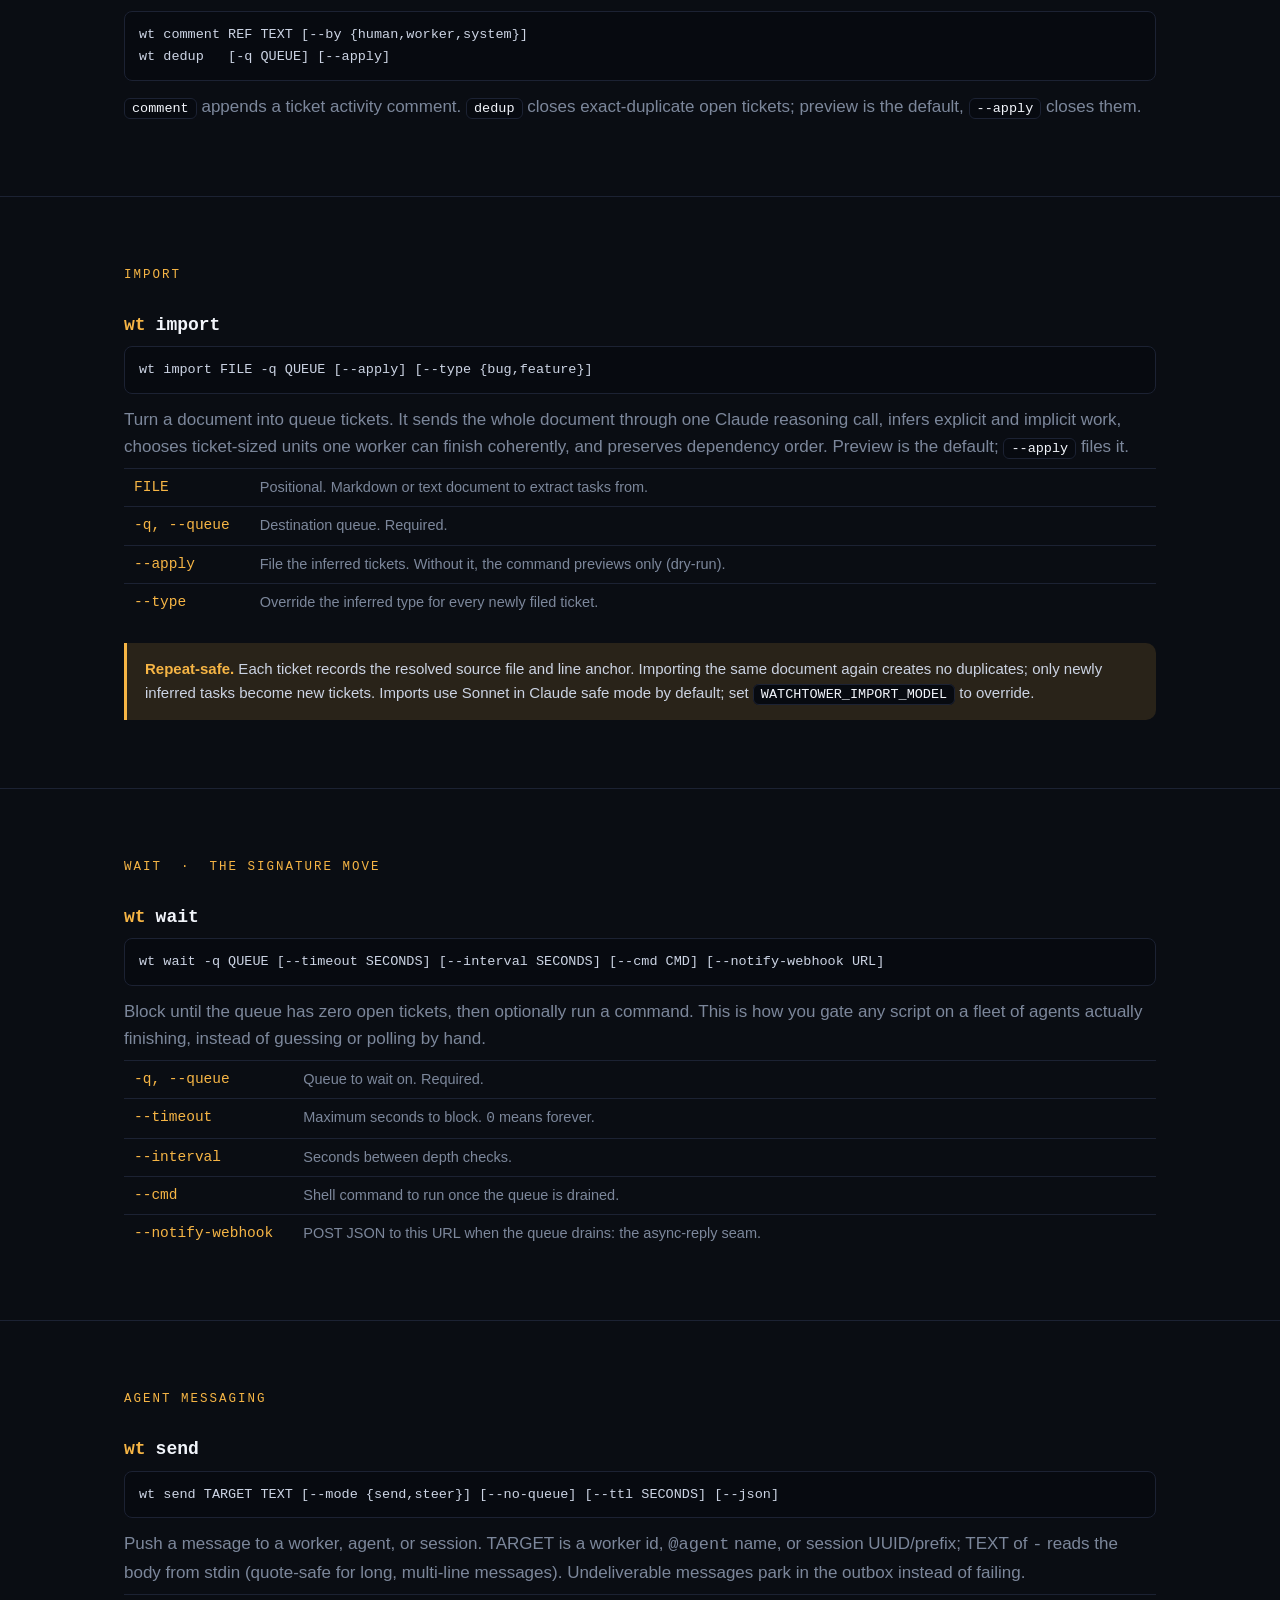
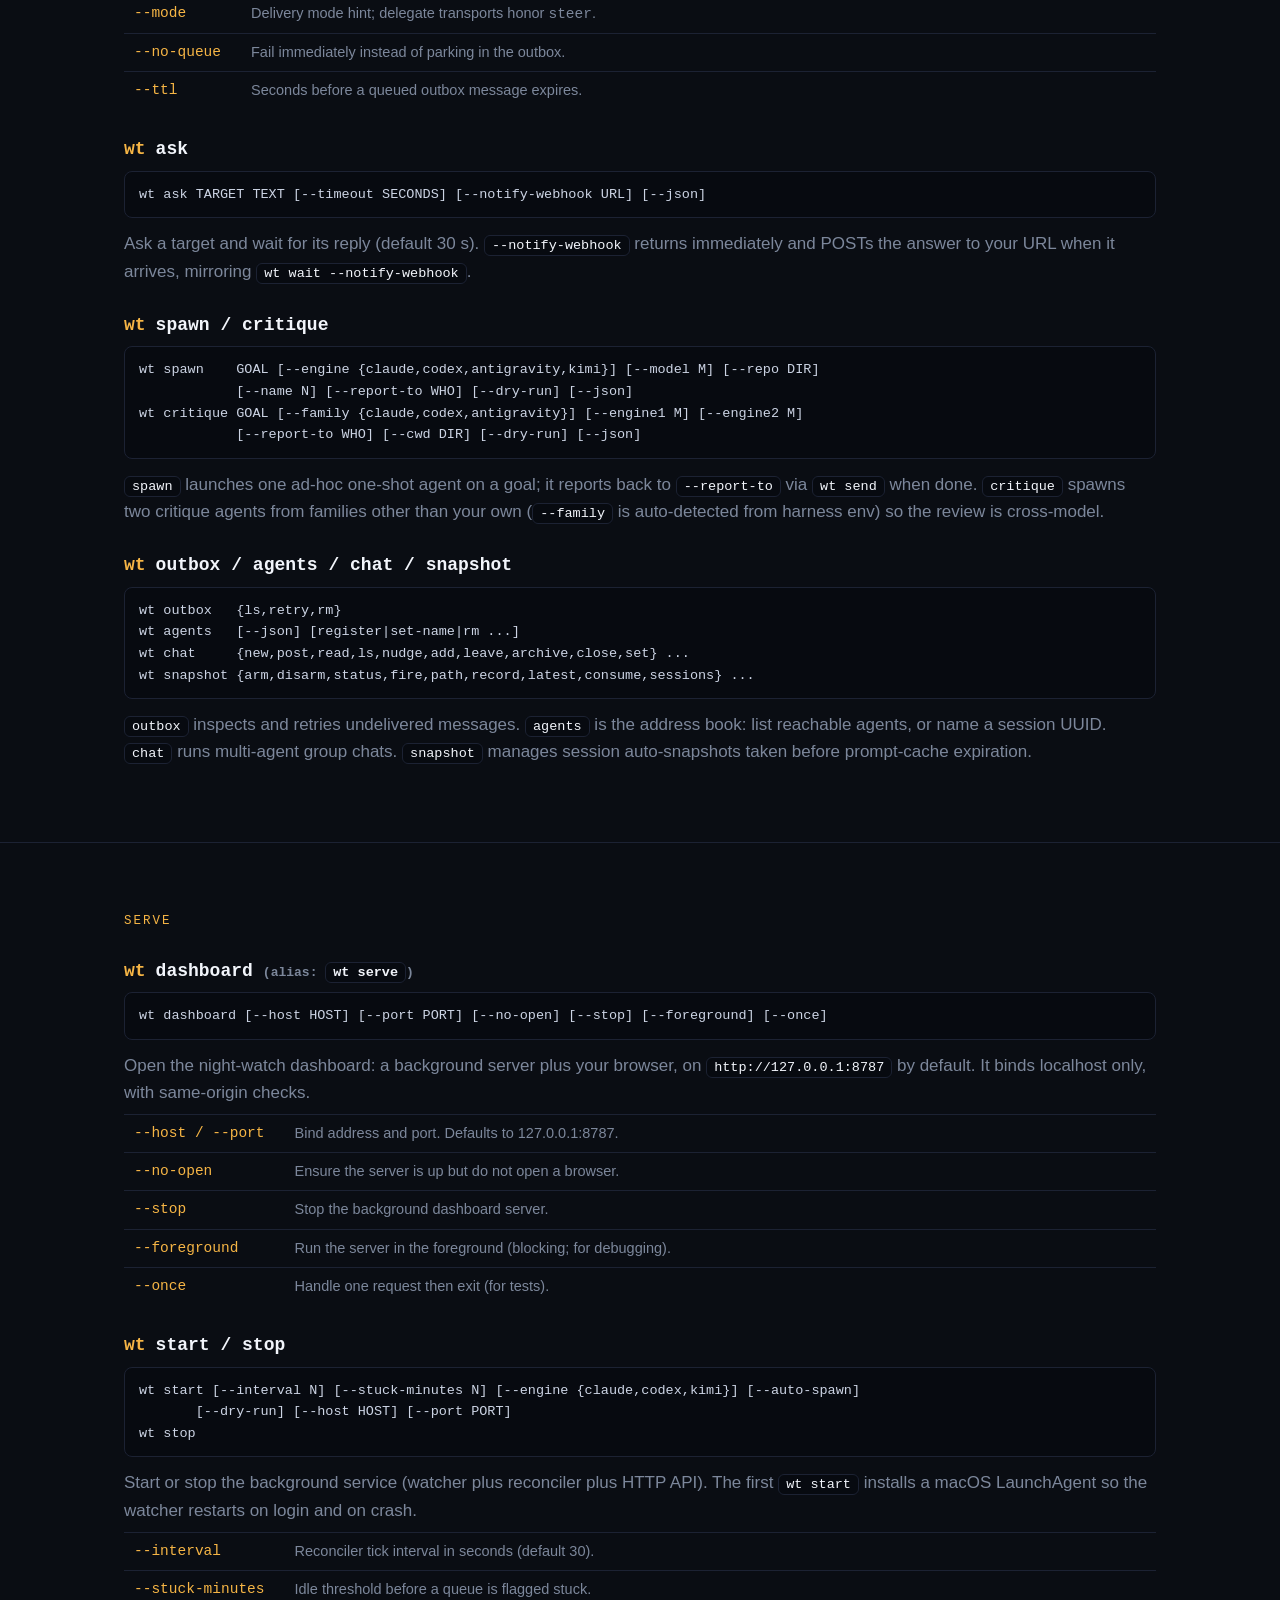
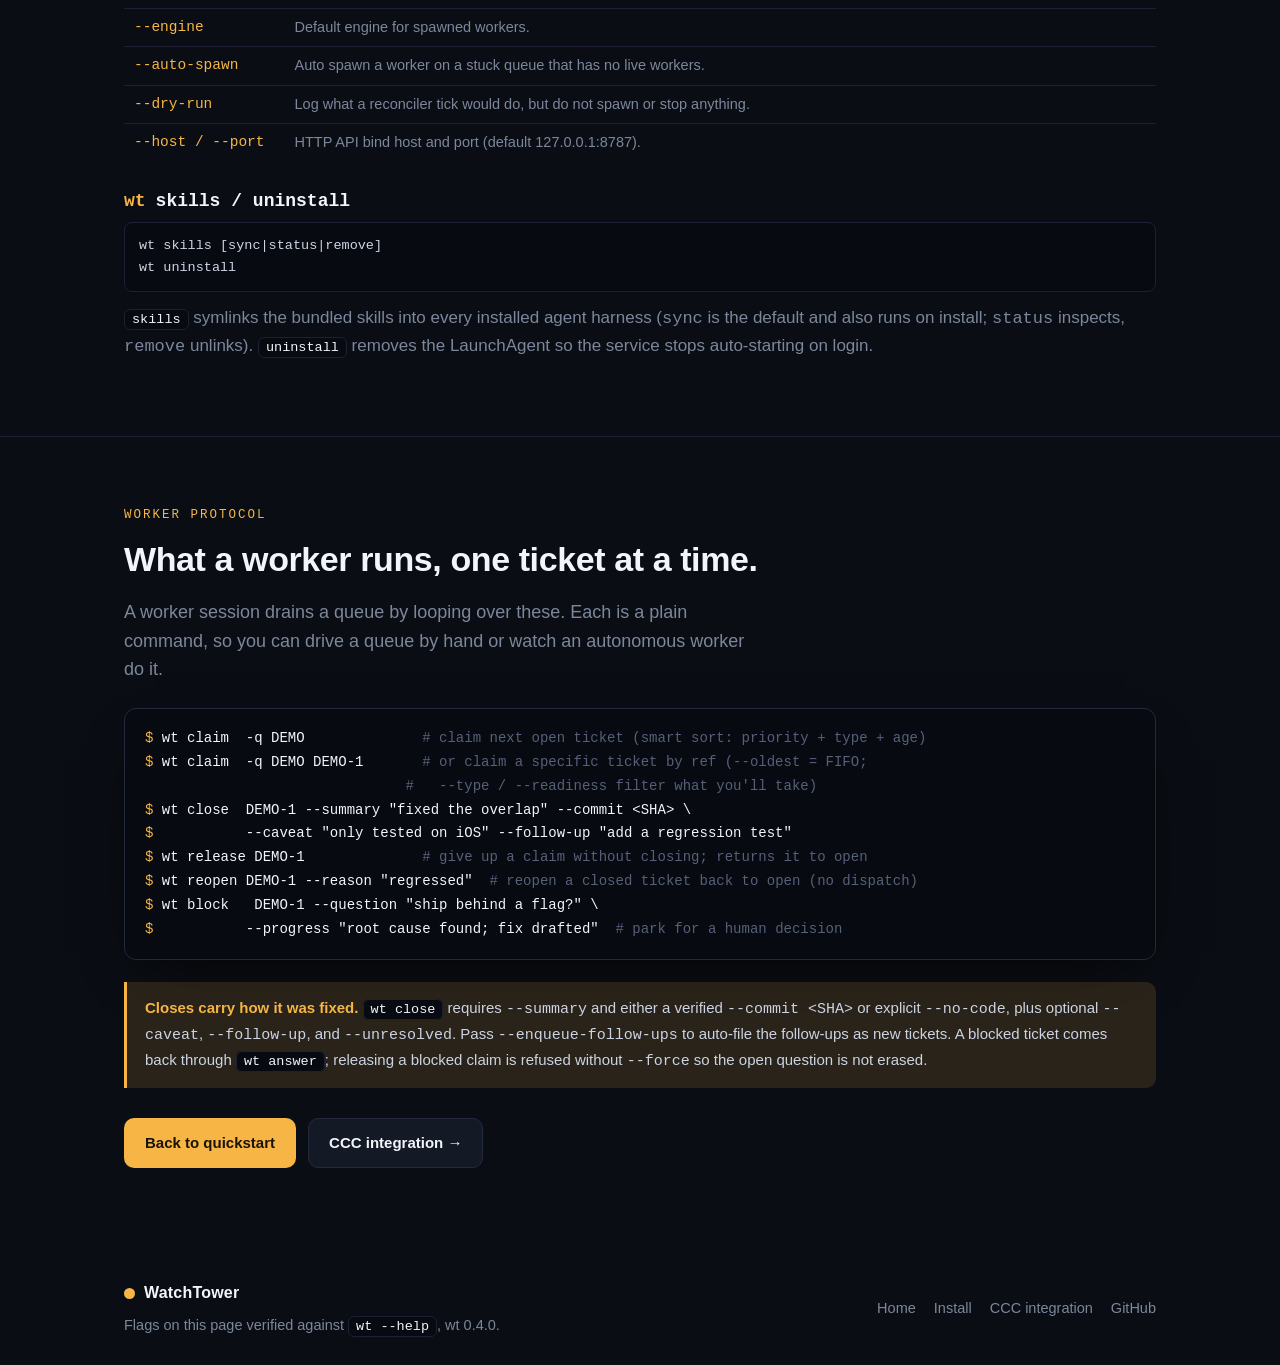
<file: docs/cli.html>
<!DOCTYPE html>
<html lang="en">
<head>
<meta charset="utf-8">
<meta name="viewport" content="width=device-width, initial-scale=1">
<title>WatchTower CLI reference</title>
<meta name="description" content="Every WatchTower command and flag: queues, tickets, agent messaging, worker protocol. Verified against wt --help.">
<link rel="stylesheet" href="styles.css">
<link rel="icon" href="data:image/svg+xml,<svg xmlns='http://www.w3.org/2000/svg' viewBox='0 0 100 100'><circle cx='50' cy='50' r='38' fill='%23f6b545'/></svg>">
</head>
<body>

<nav class="nav">
  <div class="nav-inner">
    <a class="brand" href="index.html"><span class="beacon"></span>WatchTower</a>
    <div class="nav-links">
      <a href="index.html#install">Install</a>
      <a href="index.html#quickstart">Quickstart</a>
      <a href="cli.html">CLI reference</a>
      <a href="integration.html">CCC integration</a>
      <a href="https://github.com/amirfish1/watchtower">GitHub</a>
    </div>
  </div>
</nav>

<section style="padding-top:56px">
  <div class="wrap">
    <p class="eyebrow">CLI reference &nbsp;&middot;&nbsp; wt 0.4.0</p>
    <h2>Every command, every flag.</h2>
    <p class="lede">
      This page is generated against <code class="inline-code">wt --help</code>, so the flags below match the
      installed CLI exactly. Run <code class="inline-code">wt &lt;command&gt; --help</code> for anything not shown here.
    </p>
    <div class="toc">
      <a href="#status">status</a>
      <a href="#queues">queues</a>
      <a href="#add">enqueue (add)</a>
      <a href="#import">import</a>
      <a href="#wait">wait</a>
      <a href="#messaging">agent messaging</a>
      <a href="#serve">serve (dashboard)</a>
      <a href="#worker">worker protocol</a>
    </div>
  </div>
</section>

<!-- STATUS -->
<section id="status" style="border-top:1px solid var(--border-soft)">
  <div class="wrap">
    <p class="eyebrow">Status</p>
    <div class="cli-cmd">
      <h3><span class="verb">wt</span> status</h3>
      <div class="sig">wt status [-q QUEUE] [--stuck-minutes N] [--json]</div>
      <p>Per-queue depth, oldest-open age, and the stuck flag. With no queue given, it reports every queue.
         This is the glanceable health view: green means draining, red means open tickets with no progress.</p>
      <table class="flags">
        <tr><td>-q, --queue</td><td>Limit the report to a single queue. Omit to see all of them.</td></tr>
        <tr><td>--stuck-minutes</td><td>Idle threshold, in minutes, before a queue with open tickets is flagged STUCK.</td></tr>
        <tr><td>--json</td><td>Machine-readable output for scripts.</td></tr>
      </table>
    </div>
    <div class="cli-cmd">
      <h3><span class="verb">wt</span> workers</h3>
      <div class="sig">wt workers [--json]</div>
      <p>List the workers this CLI started, with their queue, engine, and liveness.</p>
    </div>
    <div class="cli-cmd">
      <h3><span class="verb">wt</span> monitor</h3>
      <div class="sig">wt monitor -q QUEUE --cmd CMD [--title TITLE] [--note NOTE]</div>
      <p>Run a check; file a ticket into the queue if it fails. A non-zero exit from <code class="inline-code">--cmd</code>
         counts as failure, which is how a scheduled sanity check turns into worker-drained work.</p>
      <table class="flags">
        <tr><td>-q, --queue</td><td>Queue that receives a ticket on failure. Required.</td></tr>
        <tr><td>--cmd</td><td>Shell command to run; non-zero exit means fail. Required.</td></tr>
        <tr><td>--title</td><td>Ticket title used when the check fails.</td></tr>
        <tr><td>--note</td><td>Ticket note used when the check fails.</td></tr>
      </table>
    </div>
  </div>
</section>

<!-- QUEUES -->
<section id="queues">
  <div class="wrap">
    <p class="eyebrow">Queues</p>
    <div class="cli-cmd">
      <h3><span class="verb">wt</span> config</h3>
      <div class="sig">wt config -q QUEUE [--auto-drain {on,off}] [--workers N] [--workers-local-path PATH]
       [--backend {file,github}] [--github-repo REPO] [--github-assignee WHO]
       [--engine {claude,codex,kimi}] [--model MODEL] [--effort {low,medium,high,xhigh,max}]
       [--type {bug,feature}] [--grace-s N] [--queue-label LABEL]</div>
      <p>The recommended queue configuration command. It combines the basic settings with auto-drain policy,
         so one call sets the engine, worker count, backend, and whether the queue self-staffs.</p>
      <table class="flags">
        <tr><td>-q, --queue</td><td>Queue to configure. Required.</td></tr>
        <tr><td>--auto-drain</td><td><code>on</code> auto-spawns workers when the queue has depth; <code>off</code> is backlog mode.</td></tr>
        <tr><td>--workers</td><td>Desired worker count for this queue.</td></tr>
        <tr><td>--workers-local-path</td><td>Local repo path workers run in.</td></tr>
        <tr><td>--backend</td><td><code>file</code> (the default JSON queue) or <code>github</code> (GitHub Issues).</td></tr>
        <tr><td>--github-repo / --github-assignee</td><td>Target repo and assignee when the backend is GitHub.</td></tr>
        <tr><td>--engine</td><td><code>claude</code> (default), <code>codex</code>, or <code>kimi</code>.</td></tr>
        <tr><td>--model / --effort</td><td>Model identifier and reasoning effort for spawned workers. See <code class="inline-code">wt models</code> for approved ids.</td></tr>
        <tr><td>--type</td><td>Restrict auto-drain workers to a ticket type.</td></tr>
        <tr><td>--grace-s</td><td>Seconds a new ticket is left alone before auto-drain may claim it (default 180); <code>0</code> drains immediately.</td></tr>
        <tr><td>--queue-label</td><td>GitHub label marking an issue as this queue's when 2+ queues share a repo (default <code>watchtower:&lt;QUEUE&gt;</code>); <code>*</code> makes it the repo's catch-all (every issue no other queue claims; one per repo); <code>''</code> resets.</td></tr>
      </table>
    </div>
    <div class="cli-cmd">
      <h3><span class="verb">wt</span> models</h3>
      <div class="sig">wt models --engine {claude,codex,kimi,antigravity} [--json]</div>
      <p>List the WatchTower-approved model identifiers for one engine: the values
         <code class="inline-code">wt config --model</code> and <code class="inline-code">wt spawn --model</code> accept.
         <code>antigravity</code> is spawn-only; its Gemini ids carry effort in the suffix, so they take no
         <code class="inline-code">--effort</code>.</p>
    </div>
    <div class="cli-cmd">
      <h3><span class="verb">wt</span> models migrate / unpin</h3>
      <div class="sig">wt models migrate --from MODEL --to MODEL [--queues A,B] [--engine E] [--include-default] [--apply]
wt models unpin (--queues A,B | --all-matching MODEL) [--apply]</div>
      <p>Bulk-move queues from one model to another after a model bump. Dry run by default: lists every queue whose
         effective model (the resolution <code class="inline-code">wt config</code> uses) equals <code>--from</code>, with engine,
         auto-drain and open/WIP counts. <code>--to</code> must be approved (exit 1 otherwise); a cross-engine move needs
         <code>--engine</code>. Only pinned queues are rewritten; queues inheriting the default move with
         <code>--include-default</code>, which rewrites the matching keys in CCC's <code>spawn-defaults.json</code> and prints which.
         Warns about open/WIP tickets whose model floor is above the new model and about queues on a policy-blocked model.
         <code>unpin</code> clears the explicit model so a queue follows the default.</p>
    </div>
    <div class="cli-cmd">
      <h3><span class="verb">wt</span> set</h3>
      <div class="sig">wt set -q QUEUE [--backend {file,github}] [--github-repo REPO] [--github-assignee WHO]
       [--repo-path PATH] [--engine {claude,codex,kimi}] [--model MODEL]
       [--effort {low,medium,high,xhigh,max}] [--desired-workers N]</div>
      <p>Compatibility alias for the basic queue settings that predate <code class="inline-code">wt config</code>.
         Prefer <code class="inline-code">wt config</code> for new scripts; <code class="inline-code">--repo-path</code> lives here.</p>
      <table class="flags">
        <tr><td>-q, --queue</td><td>Queue to configure. Required.</td></tr>
        <tr><td>--repo-path</td><td>Local repo the queue's workers operate in.</td></tr>
        <tr><td>--engine / --model / --effort</td><td>Engine, model, and reasoning effort for workers.</td></tr>
        <tr><td>--desired-workers</td><td>How many workers this queue should staff.</td></tr>
        <tr><td>--backend / --github-repo / --github-assignee</td><td>Queue backend and its GitHub target.</td></tr>
      </table>
    </div>
    <div class="cli-cmd">
      <h3><span class="verb">wt</span> drain</h3>
      <div class="sig">wt drain {on,off} QUEUE [--type {bug,feature}]</div>
      <p>Toggle auto-drain for a queue. <code>on</code> auto-spawns workers and starts the service;
         <code>off</code> is backlog mode where tickets accumulate untouched.</p>
      <table class="flags">
        <tr><td>{on,off}</td><td>Positional. <code>on</code> = auto-spawn workers; <code>off</code> = backlog mode.</td></tr>
        <tr><td>QUEUE</td><td>Positional queue name, for example CCC or WT.</td></tr>
        <tr><td>--type</td><td>Restrict auto-drain workers to these ticket types (repeatable); omit to clear.</td></tr>
      </table>
    </div>
  </div>
</section>

<!-- ENQUEUE -->
<section id="add">
  <div class="wrap">
    <p class="eyebrow">Enqueue</p>
    <div class="cli-cmd">
      <h3><span class="verb">wt</span> add</h3>
      <div class="sig">wt add -q QUEUE [--title T] [--note N] [--text T] [--url U] [--lane {normal,express}]
       [--type {bug,feature}] [--readiness {ready,needs-shaping,needs-spec}]
       [--priority {p0,p1,p2,p3,p4}] [--value {H,M,L}] [--confidence {H,M,L}]
       [--model-floor MODEL] [--worker W] [--claim]</div>
      <p>File a ticket into a queue. The core enqueue primitive: pure by design, with no spawn side effects, so it
         is safe to call from automation and agents. The ticket gets a stable ref like <code class="inline-code">MYAPP-1</code>.</p>
      <table class="flags">
        <tr><td>-q, --queue</td><td>Destination queue. Required.</td></tr>
        <tr><td>--title / --note / --text</td><td>Ticket title and body text.</td></tr>
        <tr><td>--url</td><td>Attach a source or reference URL.</td></tr>
        <tr><td>--lane</td><td><code>normal</code> or <code>express</code> priority lane.</td></tr>
        <tr><td>--type</td><td>Item type: <code>bug</code> or <code>feature</code>.</td></tr>
        <tr><td>--readiness</td><td><code>ready</code>, <code>needs-shaping</code>, or <code>needs-spec</code>.</td></tr>
        <tr><td>--priority</td><td><code>p0</code> (highest) through <code>p4</code> (lowest).</td></tr>
        <tr><td>--value / --confidence</td><td>Business value and confidence: <code>H</code>, <code>M</code>, or <code>L</code>.</td></tr>
        <tr><td>--model-floor</td><td>Filer's best-guess minimum model this ticket needs (an approved model id from any engine). Empty is fine; never a blocker at filing time.</td></tr>
        <tr><td>--worker</td><td>Worker id to claim under when <code>--claim</code> is set. Defaults to <code>wt-cli-&lt;pid&gt;</code>.</td></tr>
        <tr><td>--claim</td><td>Immediately claim the new ticket so no auto-drain worker picks it up. Use when you are already working it.</td></tr>
      </table>
    </div>
    <div class="cli-cmd">
      <h3><span class="verb">wt</span> take</h3>
      <div class="sig">wt take ...   (= wt add --claim)</div>
      <p>File a ticket and immediately claim it, so it is marked in progress under you in one step.</p>
    </div>
    <div class="cli-cmd">
      <h3><span class="verb">wt</span> edit / ls / find</h3>
      <div class="sig">wt edit REF [--priority ...] [--type ...] [--model-floor MODEL] [--queue OTHER] [--json]
wt ls   -q QUEUE [--status {active,open,in_progress,blocked,closed,all}] [--limit N] [--json]
wt find REF [--worker W] [--json]</div>
      <p><code class="inline-code">edit</code> patches fields on an existing ticket, or moves it to another queue in place with
         <code class="inline-code">--queue</code>. <code class="inline-code">ls</code> lists a queue's tickets;
         <code class="inline-code">find</code> looks one up by ref across all queues, no <code>-q</code> needed
         (<code class="inline-code">--worker</code> marks events you performed as "you").</p>
    </div>
    <div class="cli-cmd">
      <h3><span class="verb">wt</span> ready / blocked / answer / discuss</h3>
      <div class="sig">wt ready   REF [--no-dispatch] [--cancel]   (alias: wt run)
wt blocked [-q QUEUE] [--json]
wt answer  REF TEXT [--engine {claude,codex,kimi}] [--worker W]
wt discuss REF [--engine {claude,codex,kimi}] [--print]</div>
      <p><code class="inline-code">ready</code> marks a ticket ready for workers and dispatches its queue.
         <code class="inline-code">blocked</code> lists tickets parked for a human;
         <code class="inline-code">answer</code> answers one and auto-resumes its worker session;
         <code class="inline-code">discuss</code> attaches you to the blocked ticket's session interactively
         (<code class="inline-code">--print</code> shows the resume command instead of running it).</p>
    </div>
    <div class="cli-cmd">
      <h3><span class="verb">wt</span> comment / dedup</h3>
      <div class="sig">wt comment REF TEXT [--by {human,worker,system}]
wt dedup   [-q QUEUE] [--apply]</div>
      <p><code class="inline-code">comment</code> appends a ticket activity comment.
         <code class="inline-code">dedup</code> closes exact-duplicate open tickets; preview is the default,
         <code class="inline-code">--apply</code> closes them.</p>
    </div>
  </div>
</section>

<!-- IMPORT -->
<section id="import">
  <div class="wrap">
    <p class="eyebrow">Import</p>
    <div class="cli-cmd">
      <h3><span class="verb">wt</span> import</h3>
      <div class="sig">wt import FILE -q QUEUE [--apply] [--type {bug,feature}]</div>
      <p>Turn a document into queue tickets. It sends the whole document through one Claude reasoning call, infers
         explicit and implicit work, chooses ticket-sized units one worker can finish coherently, and preserves
         dependency order. Preview is the default; <code class="inline-code">--apply</code> files it.</p>
      <table class="flags">
        <tr><td>FILE</td><td>Positional. Markdown or text document to extract tasks from.</td></tr>
        <tr><td>-q, --queue</td><td>Destination queue. Required.</td></tr>
        <tr><td>--apply</td><td>File the inferred tickets. Without it, the command previews only (dry-run).</td></tr>
        <tr><td>--type</td><td>Override the inferred type for every newly filed ticket.</td></tr>
      </table>
      <div class="note">
        <b>Repeat-safe.</b> Each ticket records the resolved source file and line anchor. Importing the same
        document again creates no duplicates; only newly inferred tasks become new tickets. Imports use Sonnet in
        Claude safe mode by default; set <code class="inline-code">WATCHTOWER_IMPORT_MODEL</code> to override.
      </div>
    </div>
  </div>
</section>

<!-- WAIT -->
<section id="wait">
  <div class="wrap">
    <p class="eyebrow">Wait &nbsp;&middot;&nbsp; the signature move</p>
    <div class="cli-cmd">
      <h3><span class="verb">wt</span> wait</h3>
      <div class="sig">wt wait -q QUEUE [--timeout SECONDS] [--interval SECONDS] [--cmd CMD] [--notify-webhook URL]</div>
      <p>Block until the queue has zero open tickets, then optionally run a command. This is how you gate any
         script on a fleet of agents actually finishing, instead of guessing or polling by hand.</p>
      <table class="flags">
        <tr><td>-q, --queue</td><td>Queue to wait on. Required.</td></tr>
        <tr><td>--timeout</td><td>Maximum seconds to block. <code>0</code> means forever.</td></tr>
        <tr><td>--interval</td><td>Seconds between depth checks.</td></tr>
        <tr><td>--cmd</td><td>Shell command to run once the queue is drained.</td></tr>
        <tr><td>--notify-webhook</td><td>POST JSON to this URL when the queue drains: the async-reply seam.</td></tr>
      </table>
    </div>
  </div>
</section>

<!-- AGENT MESSAGING -->
<section id="messaging">
  <div class="wrap">
    <p class="eyebrow">Agent messaging</p>
    <div class="cli-cmd">
      <h3><span class="verb">wt</span> send</h3>
      <div class="sig">wt send TARGET TEXT [--mode {send,steer}] [--no-queue] [--ttl SECONDS] [--json]</div>
      <p>Push a message to a worker, agent, or session. TARGET is a worker id, <code>@agent</code> name, or session
         UUID/prefix; TEXT of <code>-</code> reads the body from stdin (quote-safe for long, multi-line messages).
         Undeliverable messages park in the outbox instead of failing.</p>
      <table class="flags">
        <tr><td>--mode</td><td>Delivery mode hint; delegate transports honor <code>steer</code>.</td></tr>
        <tr><td>--no-queue</td><td>Fail immediately instead of parking in the outbox.</td></tr>
        <tr><td>--ttl</td><td>Seconds before a queued outbox message expires.</td></tr>
      </table>
    </div>
    <div class="cli-cmd">
      <h3><span class="verb">wt</span> ask</h3>
      <div class="sig">wt ask TARGET TEXT [--timeout SECONDS] [--notify-webhook URL] [--json]</div>
      <p>Ask a target and wait for its reply (default 30 s). <code class="inline-code">--notify-webhook</code> returns
         immediately and POSTs the answer to your URL when it arrives, mirroring
         <code class="inline-code">wt wait --notify-webhook</code>.</p>
    </div>
    <div class="cli-cmd">
      <h3><span class="verb">wt</span> spawn / critique</h3>
      <div class="sig">wt spawn    GOAL [--engine {claude,codex,antigravity,kimi}] [--model M] [--repo DIR]
            [--name N] [--report-to WHO] [--dry-run] [--json]
wt critique GOAL [--family {claude,codex,antigravity}] [--engine1 M] [--engine2 M]
            [--report-to WHO] [--cwd DIR] [--dry-run] [--json]</div>
      <p><code class="inline-code">spawn</code> launches one ad-hoc one-shot agent on a goal; it reports back to
         <code class="inline-code">--report-to</code> via <code class="inline-code">wt send</code> when done.
         <code class="inline-code">critique</code> spawns two critique agents from families other than your own
         (<code class="inline-code">--family</code> is auto-detected from harness env) so the review is cross-model.</p>
    </div>
    <div class="cli-cmd">
      <h3><span class="verb">wt</span> outbox / agents / chat / snapshot</h3>
      <div class="sig">wt outbox   {ls,retry,rm}
wt agents   [--json] [register|set-name|rm ...]
wt chat     {new,post,read,ls,nudge,add,leave,archive,close,set} ...
wt snapshot {arm,disarm,status,fire,path,record,latest,consume,sessions} ...</div>
      <p><code class="inline-code">outbox</code> inspects and retries undelivered messages.
         <code class="inline-code">agents</code> is the address book: list reachable agents, or name a session UUID.
         <code class="inline-code">chat</code> runs multi-agent group chats.
         <code class="inline-code">snapshot</code> manages session auto-snapshots taken before prompt-cache expiration.</p>
    </div>
  </div>
</section>

<!-- SERVE -->
<section id="serve">
  <div class="wrap">
    <p class="eyebrow">Serve</p>
    <div class="cli-cmd">
      <h3><span class="verb">wt</span> dashboard <span style="font-size:13px;color:var(--muted)">(alias: <code class="inline-code">wt serve</code>)</span></h3>
      <div class="sig">wt dashboard [--host HOST] [--port PORT] [--no-open] [--stop] [--foreground] [--once]</div>
      <p>Open the night-watch dashboard: a background server plus your browser, on
         <code class="inline-code">http://127.0.0.1:8787</code> by default. It binds localhost only, with same-origin checks.</p>
      <table class="flags">
        <tr><td>--host / --port</td><td>Bind address and port. Defaults to 127.0.0.1:8787.</td></tr>
        <tr><td>--no-open</td><td>Ensure the server is up but do not open a browser.</td></tr>
        <tr><td>--stop</td><td>Stop the background dashboard server.</td></tr>
        <tr><td>--foreground</td><td>Run the server in the foreground (blocking; for debugging).</td></tr>
        <tr><td>--once</td><td>Handle one request then exit (for tests).</td></tr>
      </table>
    </div>
    <div class="cli-cmd">
      <h3><span class="verb">wt</span> start / stop</h3>
      <div class="sig">wt start [--interval N] [--stuck-minutes N] [--engine {claude,codex,kimi}] [--auto-spawn]
       [--dry-run] [--host HOST] [--port PORT]
wt stop</div>
      <p>Start or stop the background service (watcher plus reconciler plus HTTP API). The first
         <code class="inline-code">wt start</code> installs a macOS LaunchAgent so the watcher restarts on login and on crash.</p>
      <table class="flags">
        <tr><td>--interval</td><td>Reconciler tick interval in seconds (default 30).</td></tr>
        <tr><td>--stuck-minutes</td><td>Idle threshold before a queue is flagged stuck.</td></tr>
        <tr><td>--engine</td><td>Default engine for spawned workers.</td></tr>
        <tr><td>--auto-spawn</td><td>Auto spawn a worker on a stuck queue that has no live workers.</td></tr>
        <tr><td>--dry-run</td><td>Log what a reconciler tick would do, but do not spawn or stop anything.</td></tr>
        <tr><td>--host / --port</td><td>HTTP API bind host and port (default 127.0.0.1:8787).</td></tr>
      </table>
    </div>
    <div class="cli-cmd">
      <h3><span class="verb">wt</span> skills / uninstall</h3>
      <div class="sig">wt skills [sync|status|remove]
wt uninstall</div>
      <p><code class="inline-code">skills</code> symlinks the bundled skills into every installed agent harness
         (<code>sync</code> is the default and also runs on install; <code>status</code> inspects,
         <code>remove</code> unlinks). <code class="inline-code">uninstall</code> removes the LaunchAgent so the
         service stops auto-starting on login.</p>
    </div>
  </div>
</section>

<!-- WORKER PROTOCOL -->
<section id="worker">
  <div class="wrap">
    <p class="eyebrow">Worker protocol</p>
    <h2>What a worker runs, one ticket at a time.</h2>
    <p class="lede">A worker session drains a queue by looping over these. Each is a plain command, so you can
       drive a queue by hand or watch an autonomous worker do it.</p>
    <div class="term" style="margin-top:24px">
      <div class="term-body"><pre><span class="cmd">wt claim  -q DEMO</span>              <span class="cm"># claim next open ticket (smart sort: priority + type + age)</span>
<span class="cmd">wt claim  -q DEMO DEMO-1</span>       <span class="cm"># or claim a specific ticket by ref (--oldest = FIFO;</span>
                               <span class="cm">#   --type / --readiness filter what you'll take)</span>
<span class="cmd">wt close  DEMO-1 --summary "fixed the overlap" --commit &lt;SHA&gt; \</span>
<span class="cmd">          --caveat "only tested on iOS" --follow-up "add a regression test"</span>
<span class="cmd">wt release DEMO-1</span>              <span class="cm"># give up a claim without closing; returns it to open</span>
<span class="cmd">wt reopen DEMO-1 --reason "regressed"</span>  <span class="cm"># reopen a closed ticket back to open (no dispatch)</span>
<span class="cmd">wt block   DEMO-1 --question "ship behind a flag?" \</span>
<span class="cmd">          --progress "root cause found; fix drafted"</span>  <span class="cm"># park for a human decision</span></pre></div>
    </div>
    <div class="note">
      <b>Closes carry how it was fixed.</b> <code class="inline-code">wt close</code> requires <code>--summary</code>
      and either a verified <code>--commit &lt;SHA&gt;</code> or explicit <code>--no-code</code>, plus optional
      <code>--caveat</code>, <code>--follow-up</code>, and <code>--unresolved</code>. Pass
      <code>--enqueue-follow-ups</code> to auto-file the follow-ups as new tickets. A blocked ticket comes back
      through <code class="inline-code">wt answer</code>; releasing a blocked claim is refused without
      <code>--force</code> so the open question is not erased.
    </div>
    <div class="cta-row">
      <a class="btn btn-primary" href="index.html#quickstart">Back to quickstart</a>
      <a class="btn btn-ghost" href="integration.html">CCC integration &rarr;</a>
    </div>
  </div>
</section>

<footer>
  <div class="wrap foot-inner">
    <div>
      <div class="brand" style="margin-bottom:8px"><span class="beacon"></span>WatchTower</div>
      <div>Flags on this page verified against <code class="inline-code">wt --help</code>, wt 0.4.0.</div>
    </div>
    <div class="foot-links">
      <a href="index.html">Home</a>
      <a href="index.html#install">Install</a>
      <a href="integration.html">CCC integration</a>
      <a href="https://github.com/amirfish1/watchtower">GitHub</a>
    </div>
  </div>
</footer>

</body>
</html>
</file>
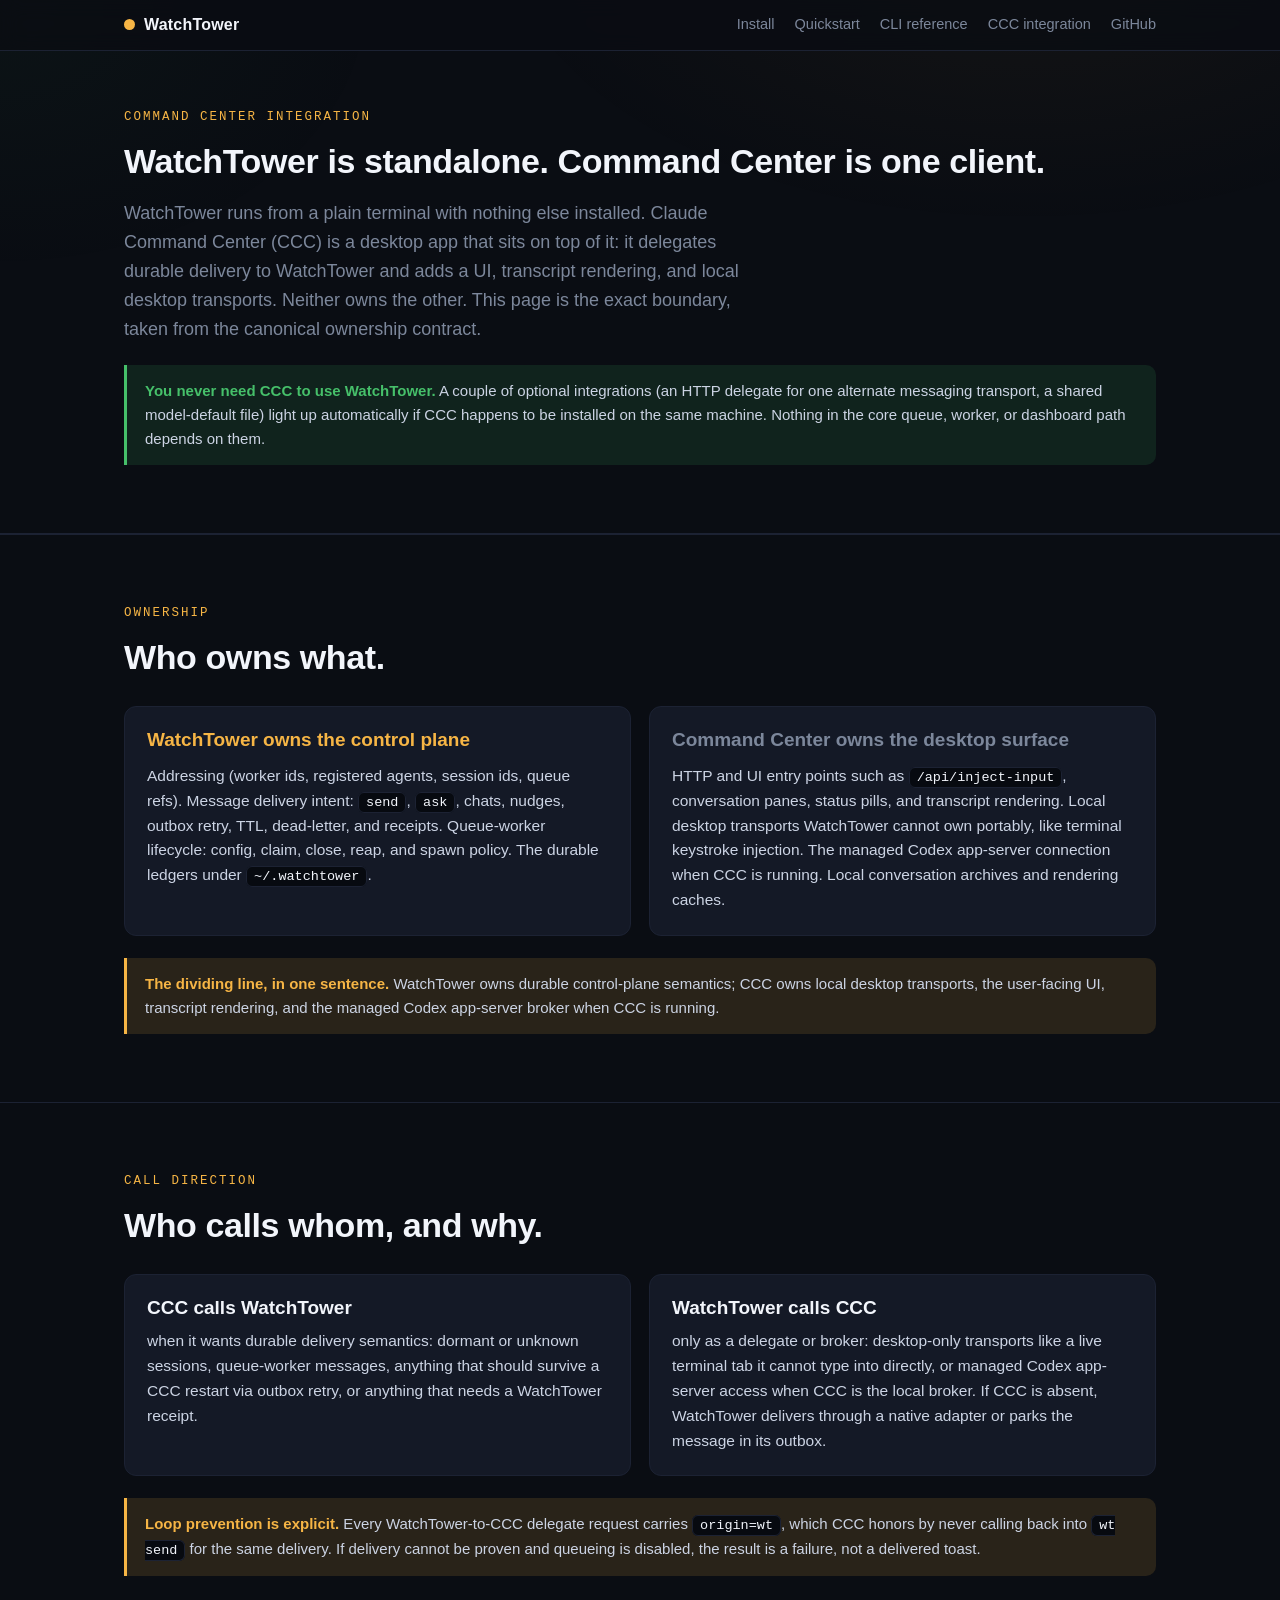
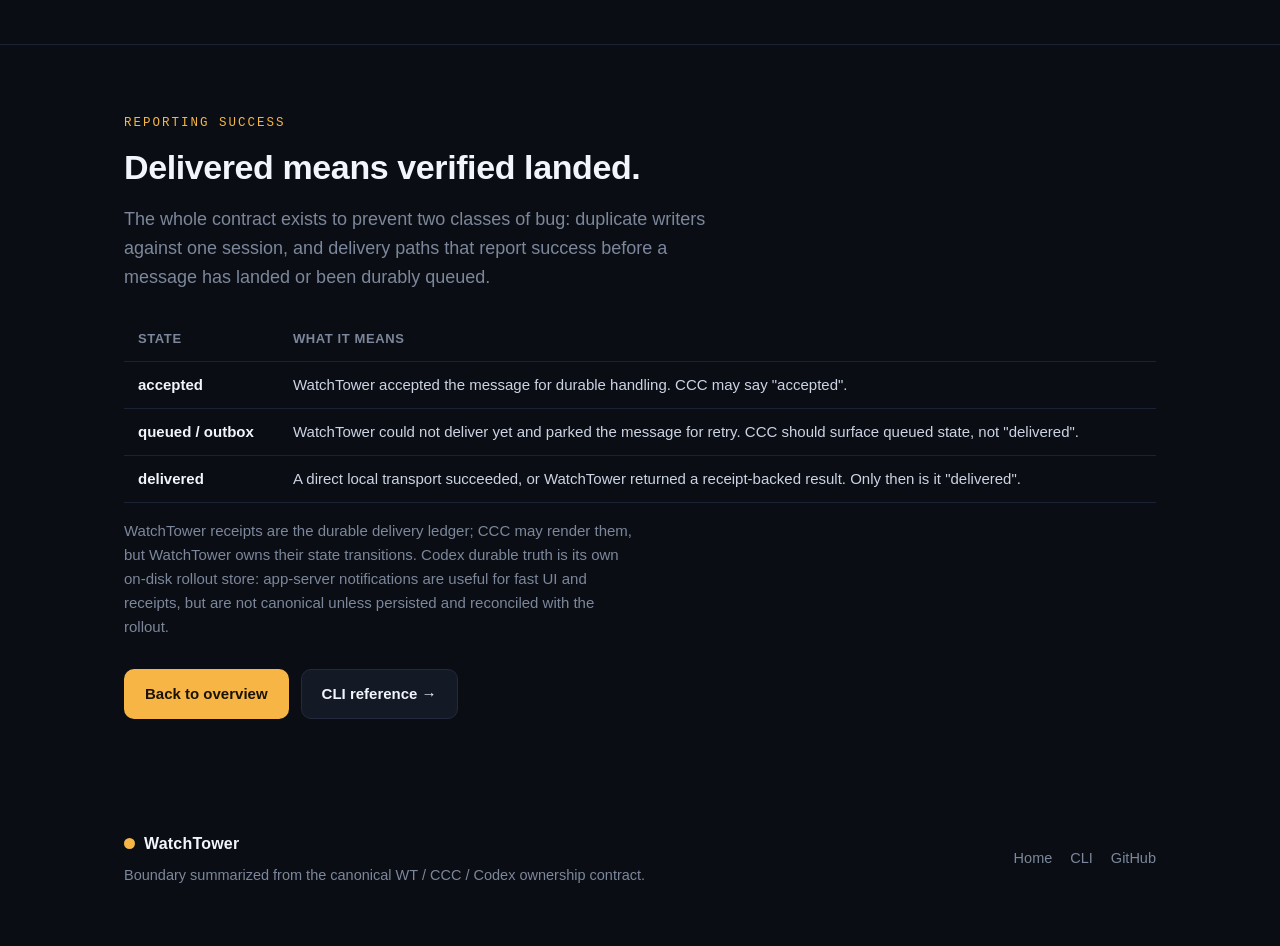
<file: docs/integration.html>
<!DOCTYPE html>
<html lang="en">
<head>
<meta charset="utf-8">
<meta name="viewport" content="width=device-width, initial-scale=1">
<title>WatchTower + Claude Command Center</title>
<meta name="description" content="WatchTower is standalone and CLI-first. Claude Command Center is one client: it delegates durable delivery to WatchTower and adds a desktop UI on top. Here is the exact boundary.">
<link rel="stylesheet" href="styles.css">
<link rel="icon" href="data:image/svg+xml,<svg xmlns='http://www.w3.org/2000/svg' viewBox='0 0 100 100'><circle cx='50' cy='50' r='38' fill='%23f6b545'/></svg>">
</head>
<body>

<nav class="nav">
  <div class="nav-inner">
    <a class="brand" href="index.html"><span class="beacon"></span>WatchTower</a>
    <div class="nav-links">
      <a href="index.html#install">Install</a>
      <a href="index.html#quickstart">Quickstart</a>
      <a href="cli.html">CLI reference</a>
      <a href="integration.html">CCC integration</a>
      <a href="https://github.com/amirfish1/watchtower">GitHub</a>
    </div>
  </div>
</nav>

<section style="padding-top:56px">
  <div class="wrap">
    <p class="eyebrow">Command Center integration</p>
    <h2>WatchTower is standalone. Command Center is one client.</h2>
    <p class="lede">
      WatchTower runs from a plain terminal with nothing else installed. Claude Command Center (CCC) is a
      desktop app that sits on top of it: it delegates durable delivery to WatchTower and adds a UI,
      transcript rendering, and local desktop transports. Neither owns the other. This page is the exact
      boundary, taken from the canonical ownership contract.
    </p>
    <div class="note green">
      <b>You never need CCC to use WatchTower.</b> A couple of optional integrations (an HTTP delegate for one
      alternate messaging transport, a shared model-default file) light up automatically if CCC happens to be
      installed on the same machine. Nothing in the core queue, worker, or dashboard path depends on them.
    </div>
  </div>
</section>

<section style="border-top:1px solid var(--border-soft)">
  <div class="wrap">
    <p class="eyebrow">Ownership</p>
    <h2>Who owns what.</h2>
    <div class="grid g2" style="margin-top:28px">
      <div class="card">
        <h3 style="color:var(--amber)">WatchTower owns the control plane</h3>
        <p style="margin-top:12px;color:var(--text)">
          Addressing (worker ids, registered agents, session ids, queue refs). Message delivery intent:
          <code class="inline-code">send</code>, <code class="inline-code">ask</code>, chats, nudges, outbox retry, TTL, dead-letter, and receipts.
          Queue-worker lifecycle: config, claim, close, reap, and spawn policy. The durable ledgers under
          <code class="inline-code">~/.watchtower</code>.
        </p>
      </div>
      <div class="card">
        <h3 style="color:var(--muted)">Command Center owns the desktop surface</h3>
        <p style="margin-top:12px;color:var(--text)">
          HTTP and UI entry points such as <code class="inline-code">/api/inject-input</code>, conversation panes, status
          pills, and transcript rendering. Local desktop transports WatchTower cannot own portably, like
          terminal keystroke injection. The managed Codex app-server connection when CCC is running. Local
          conversation archives and rendering caches.
        </p>
      </div>
    </div>
    <div class="note">
      <b>The dividing line, in one sentence.</b> WatchTower owns durable control-plane semantics; CCC owns
      local desktop transports, the user-facing UI, transcript rendering, and the managed Codex app-server
      broker when CCC is running.
    </div>
  </div>
</section>

<section>
  <div class="wrap">
    <p class="eyebrow">Call direction</p>
    <h2>Who calls whom, and why.</h2>
    <div class="grid g2" style="margin-top:28px">
      <div class="card">
        <h3>CCC calls WatchTower</h3>
        <p style="margin-top:10px;color:var(--text)">when it wants durable delivery semantics: dormant or
           unknown sessions, queue-worker messages, anything that should survive a CCC restart via outbox
           retry, or anything that needs a WatchTower receipt.</p>
      </div>
      <div class="card">
        <h3>WatchTower calls CCC</h3>
        <p style="margin-top:10px;color:var(--text)">only as a delegate or broker: desktop-only transports
           like a live terminal tab it cannot type into directly, or managed Codex app-server access when CCC
           is the local broker. If CCC is absent, WatchTower delivers through a native adapter or parks the
           message in its outbox.</p>
      </div>
    </div>
    <div class="note">
      <b>Loop prevention is explicit.</b> Every WatchTower-to-CCC delegate request carries
      <code class="inline-code">origin=wt</code>, which CCC honors by never calling back into <code class="inline-code">wt send</code> for the same
      delivery. If delivery cannot be proven and queueing is disabled, the result is a failure, not a
      delivered toast.
    </div>
  </div>
</section>

<section>
  <div class="wrap">
    <p class="eyebrow">Reporting success</p>
    <h2>Delivered means verified landed.</h2>
    <p class="lede">
      The whole contract exists to prevent two classes of bug: duplicate writers against one session, and
      delivery paths that report success before a message has landed or been durably queued.
    </p>
    <table class="matrix">
      <thead><tr><th>State</th><th>What it means</th></tr></thead>
      <tbody>
        <tr><td>accepted</td><td>WatchTower accepted the message for durable handling. CCC may say "accepted".</td></tr>
        <tr><td>queued / outbox</td><td>WatchTower could not deliver yet and parked the message for retry. CCC should surface queued state, not "delivered".</td></tr>
        <tr><td>delivered</td><td>A direct local transport succeeded, or WatchTower returned a receipt-backed result. Only then is it "delivered".</td></tr>
      </tbody>
    </table>
    <p class="lede" style="margin-top:16px;font-size:15px">
      WatchTower receipts are the durable delivery ledger; CCC may render them, but WatchTower owns their
      state transitions. Codex durable truth is its own on-disk rollout store: app-server notifications are
      useful for fast UI and receipts, but are not canonical unless persisted and reconciled with the rollout.
    </p>
    <div class="cta-row">
      <a class="btn btn-primary" href="index.html">Back to overview</a>
      <a class="btn btn-ghost" href="cli.html">CLI reference &rarr;</a>
    </div>
  </div>
</section>

<footer>
  <div class="wrap foot-inner">
    <div>
      <div class="brand" style="margin-bottom:8px"><span class="beacon"></span>WatchTower</div>
      <div>Boundary summarized from the canonical WT / CCC / Codex ownership contract.</div>
    </div>
    <div class="foot-links">
      <a href="index.html">Home</a>
      <a href="cli.html">CLI</a>
      <a href="https://github.com/amirfish1/watchtower">GitHub</a>
    </div>
  </div>
</footer>

</body>
</html>
</file>
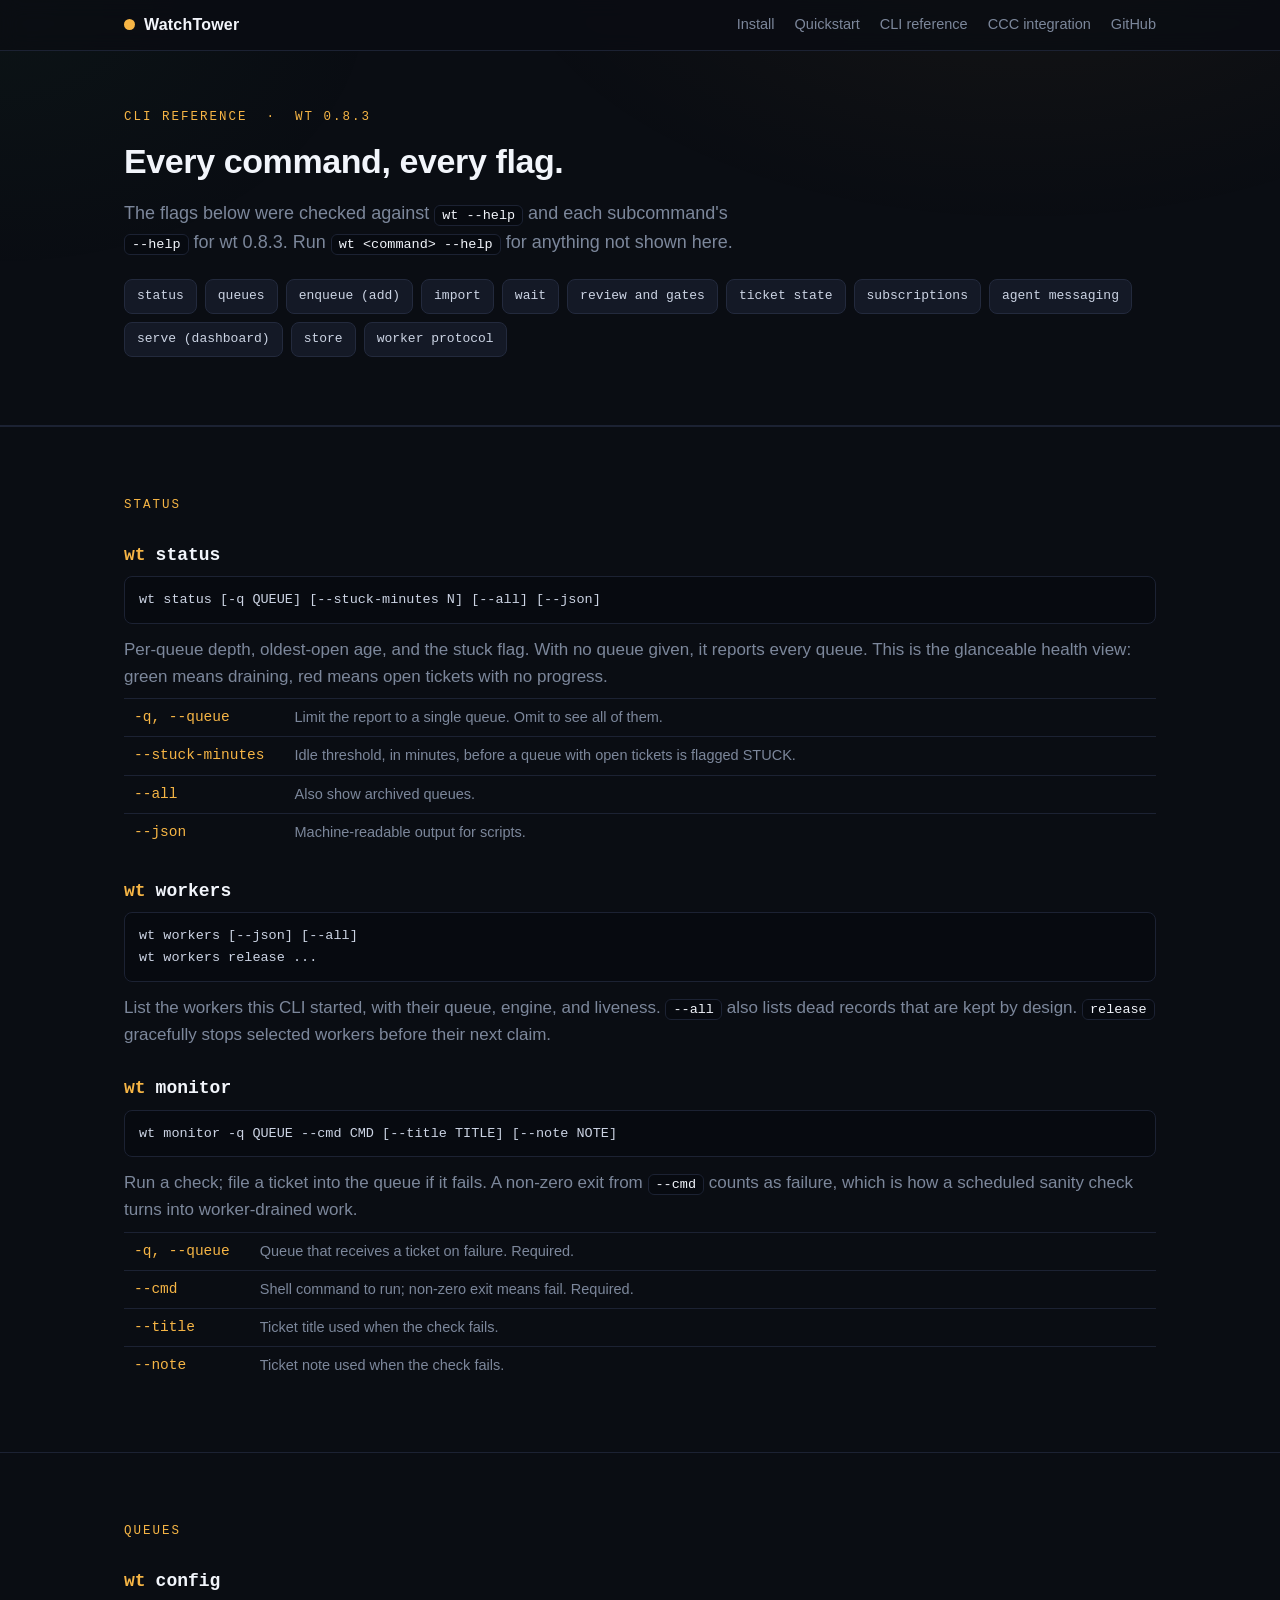
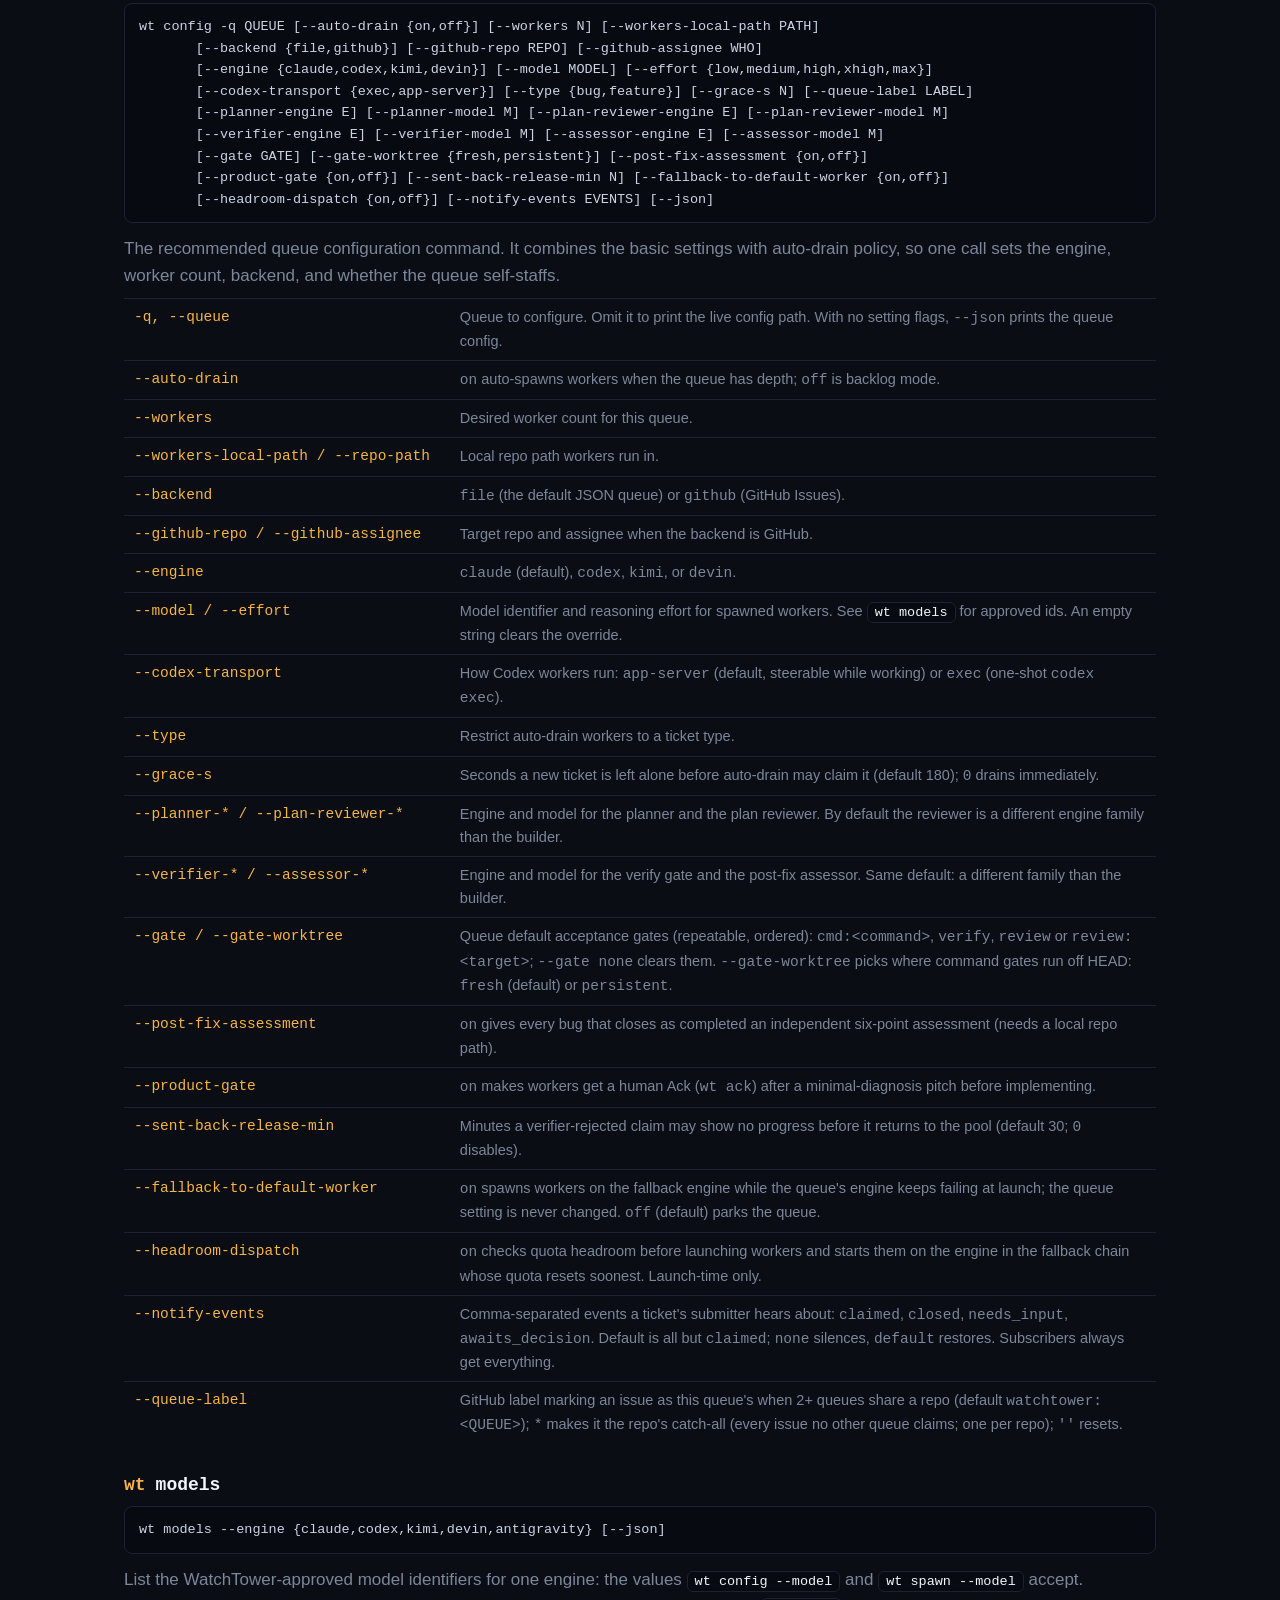
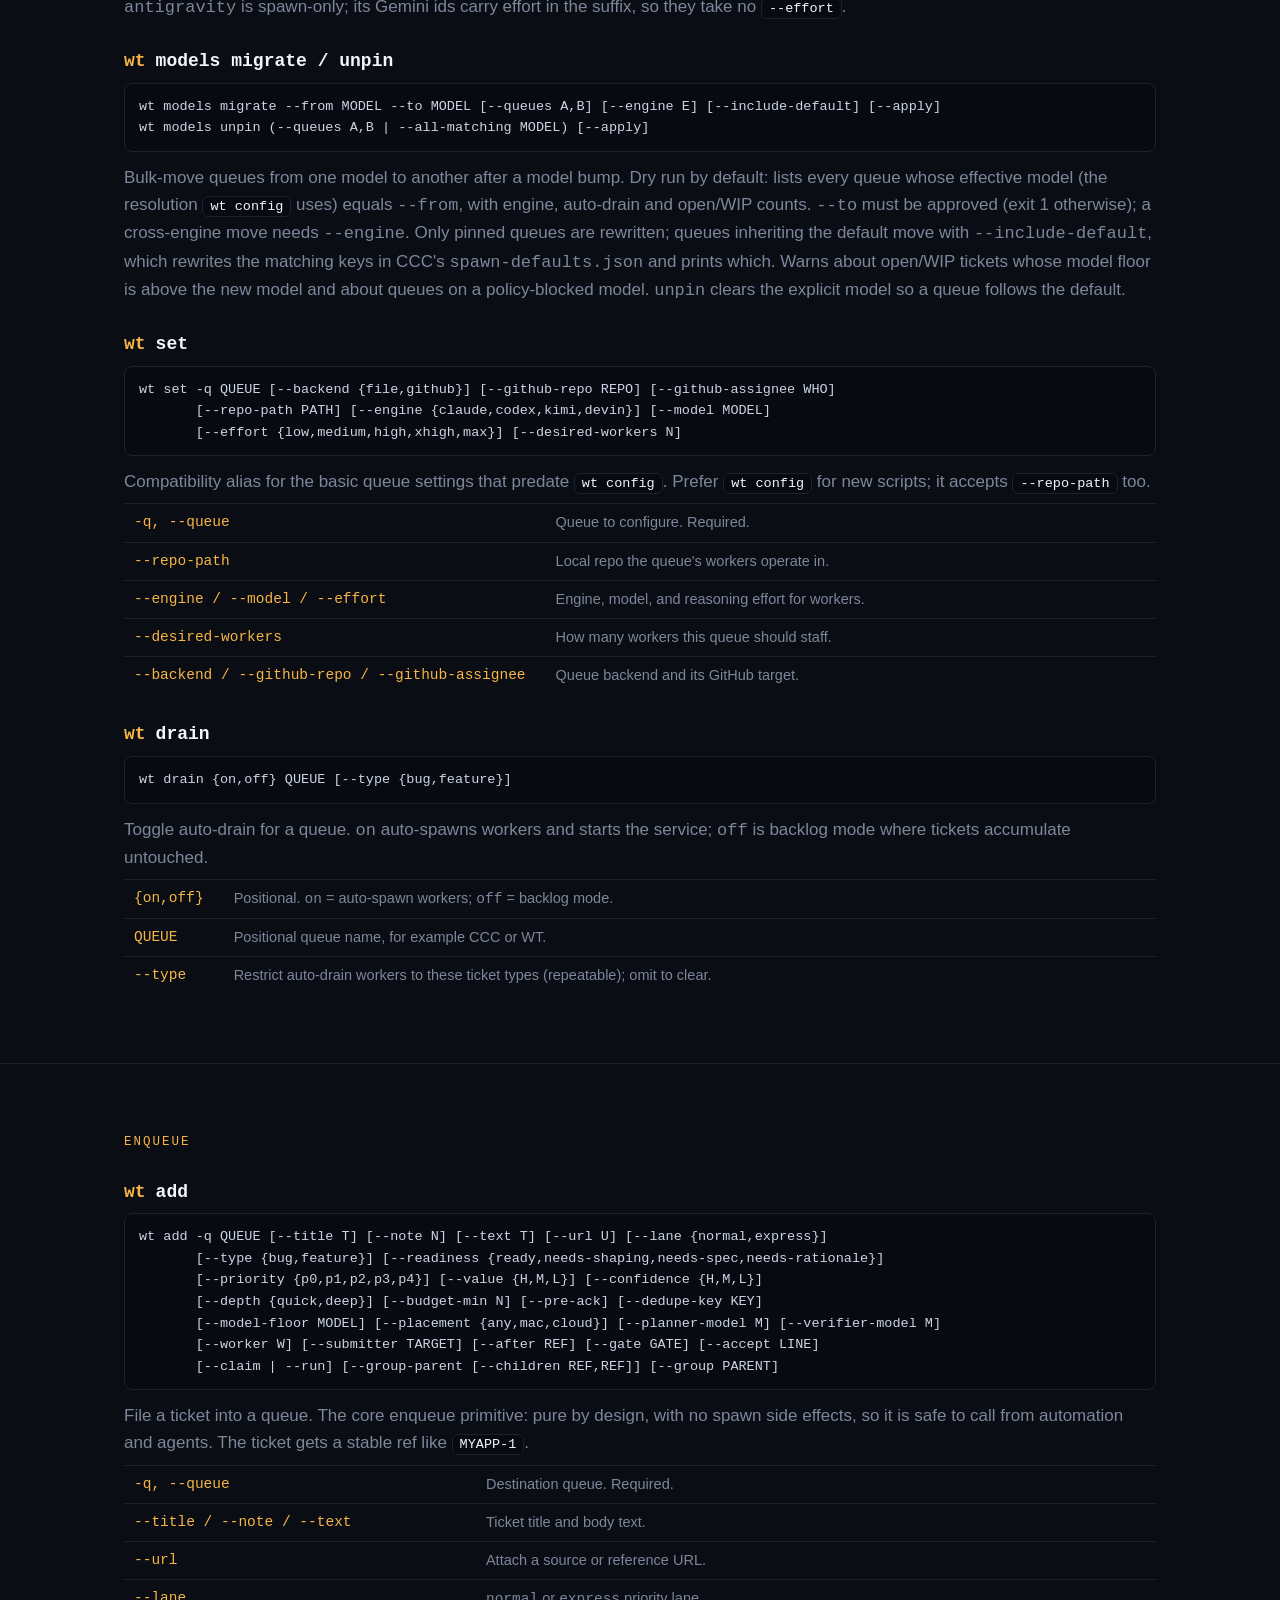
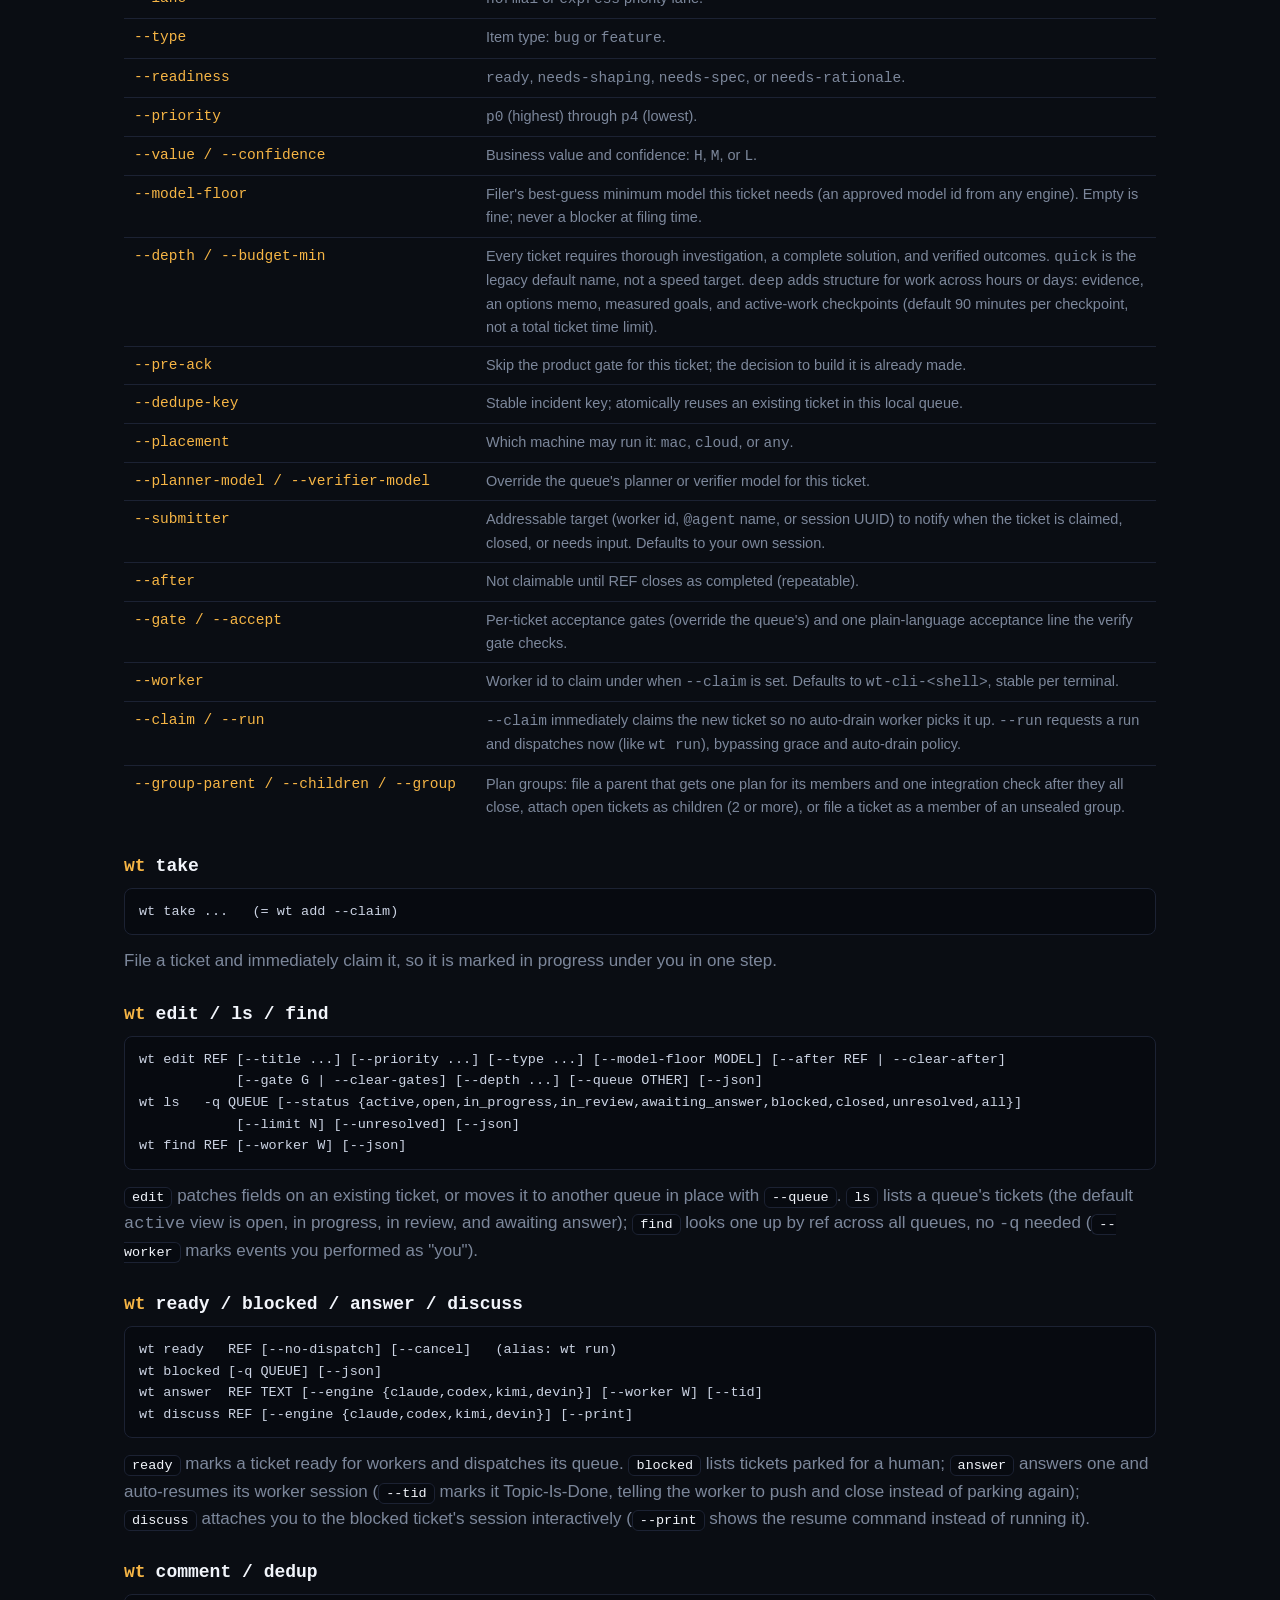
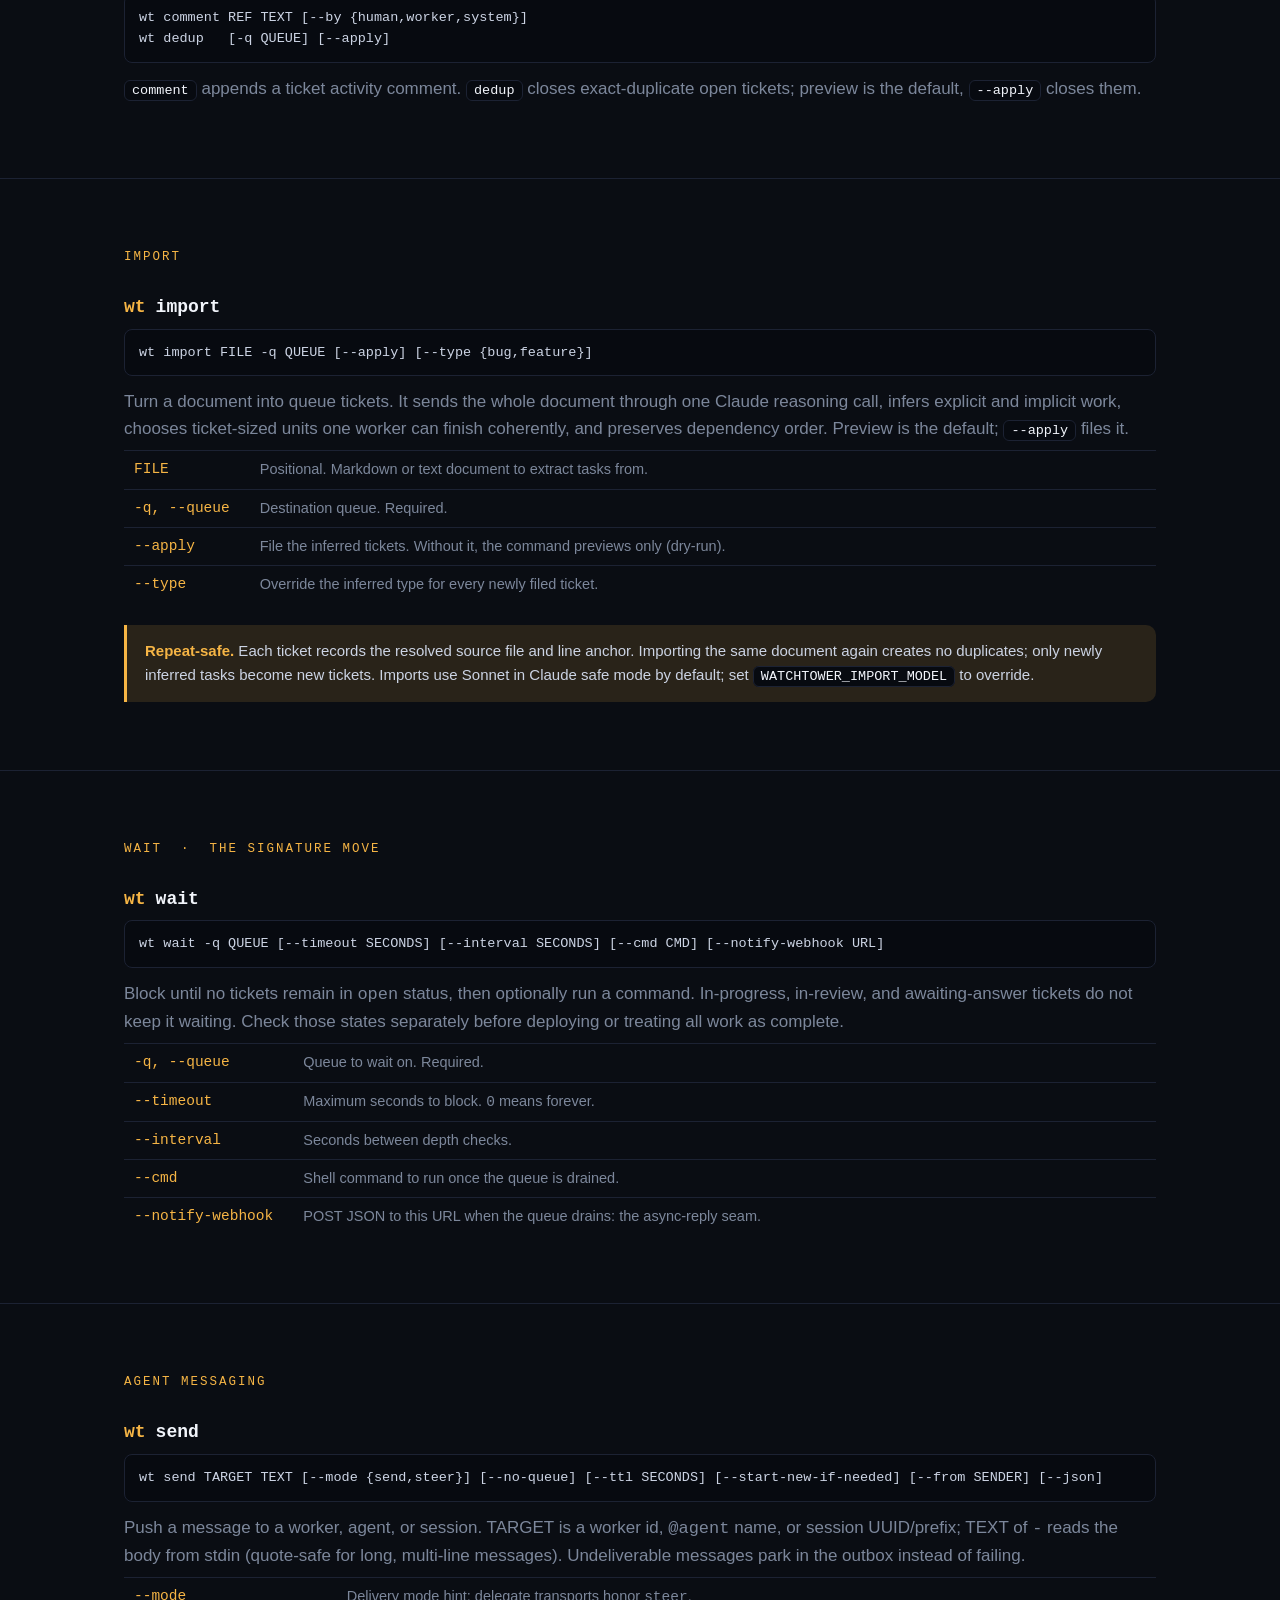
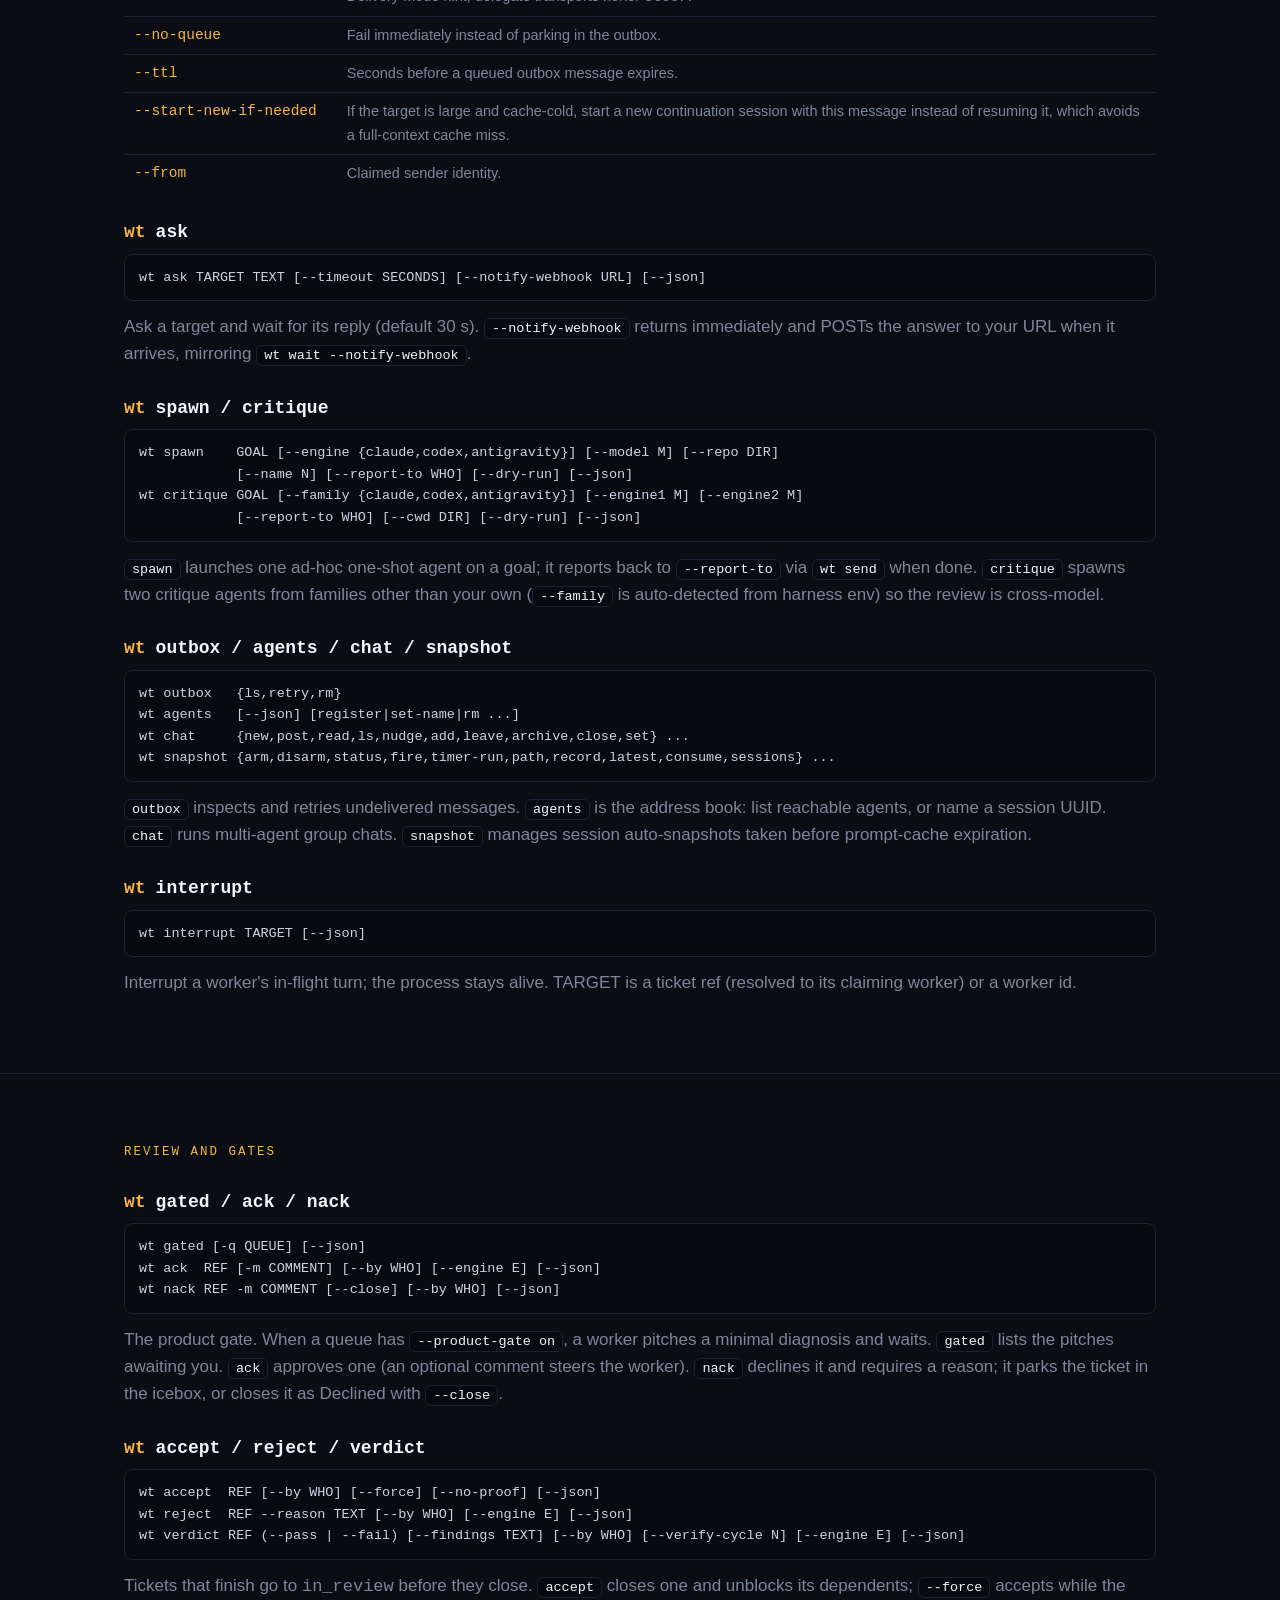
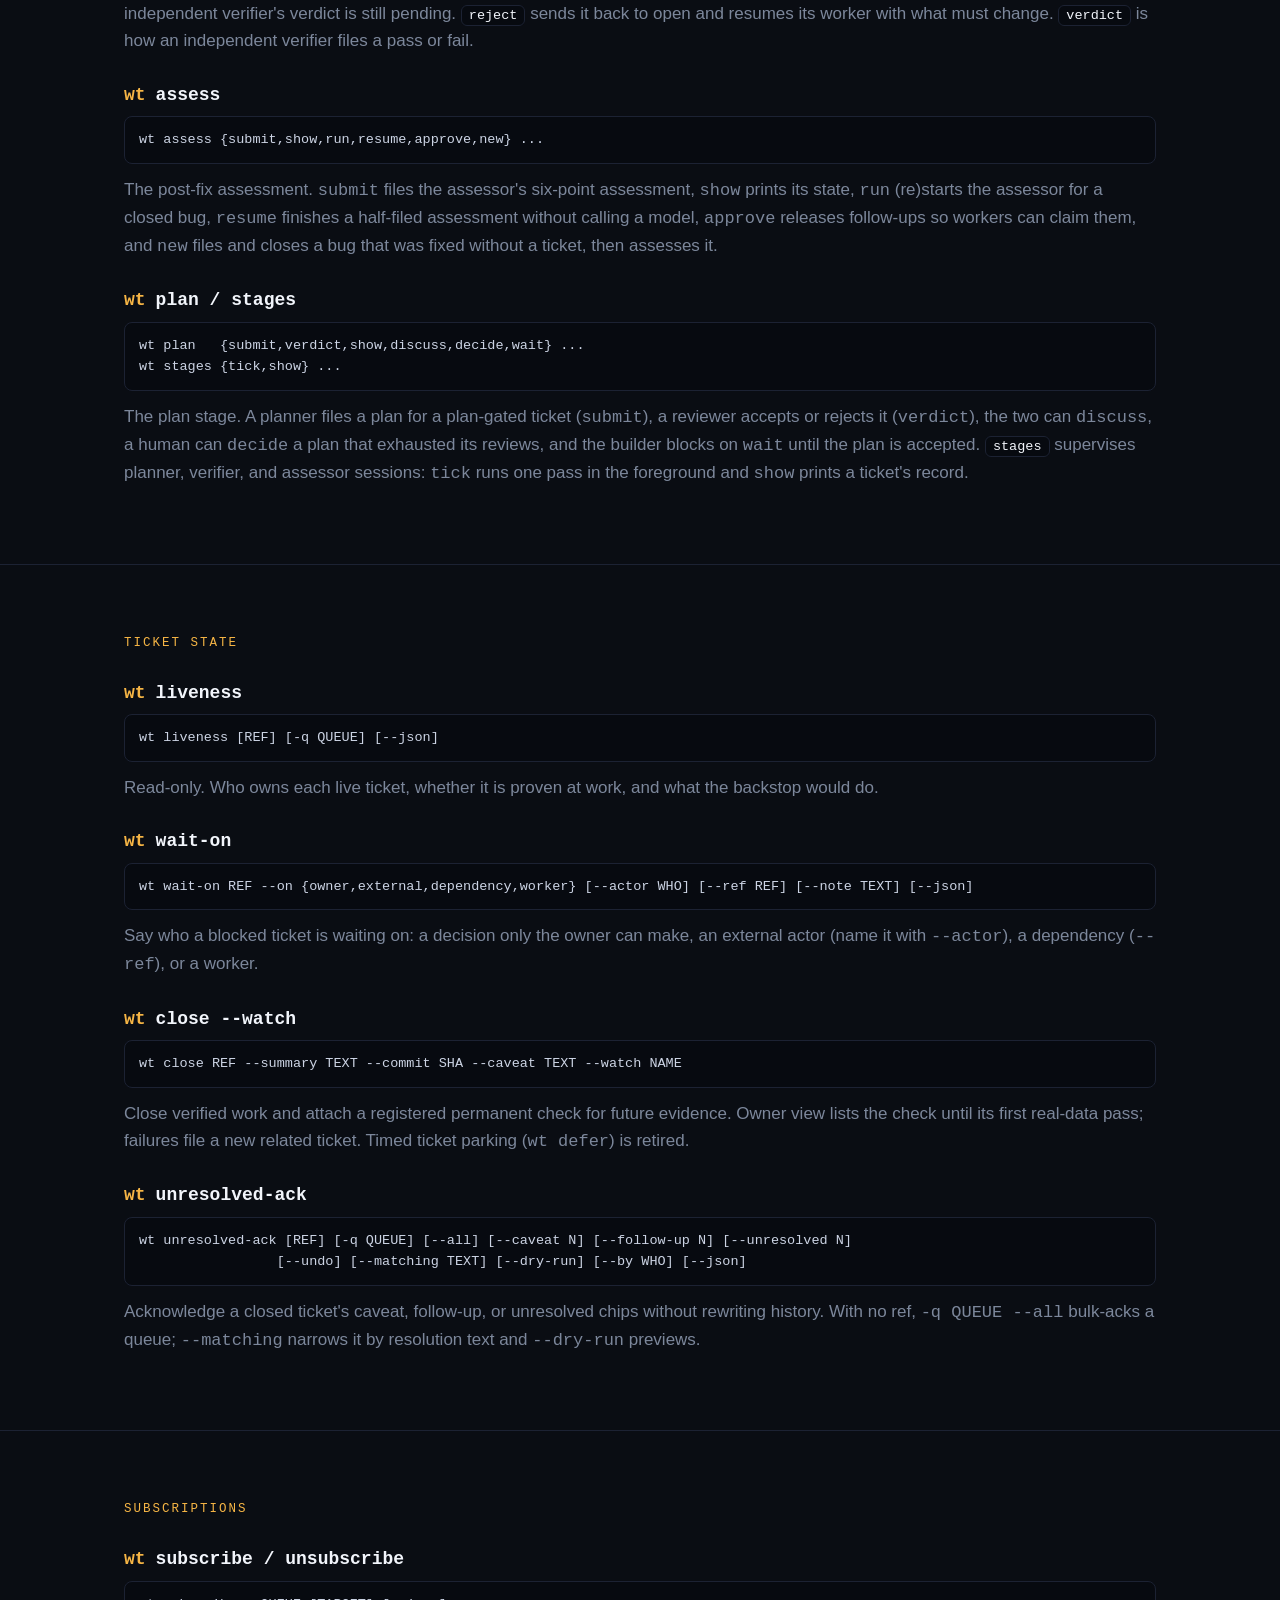
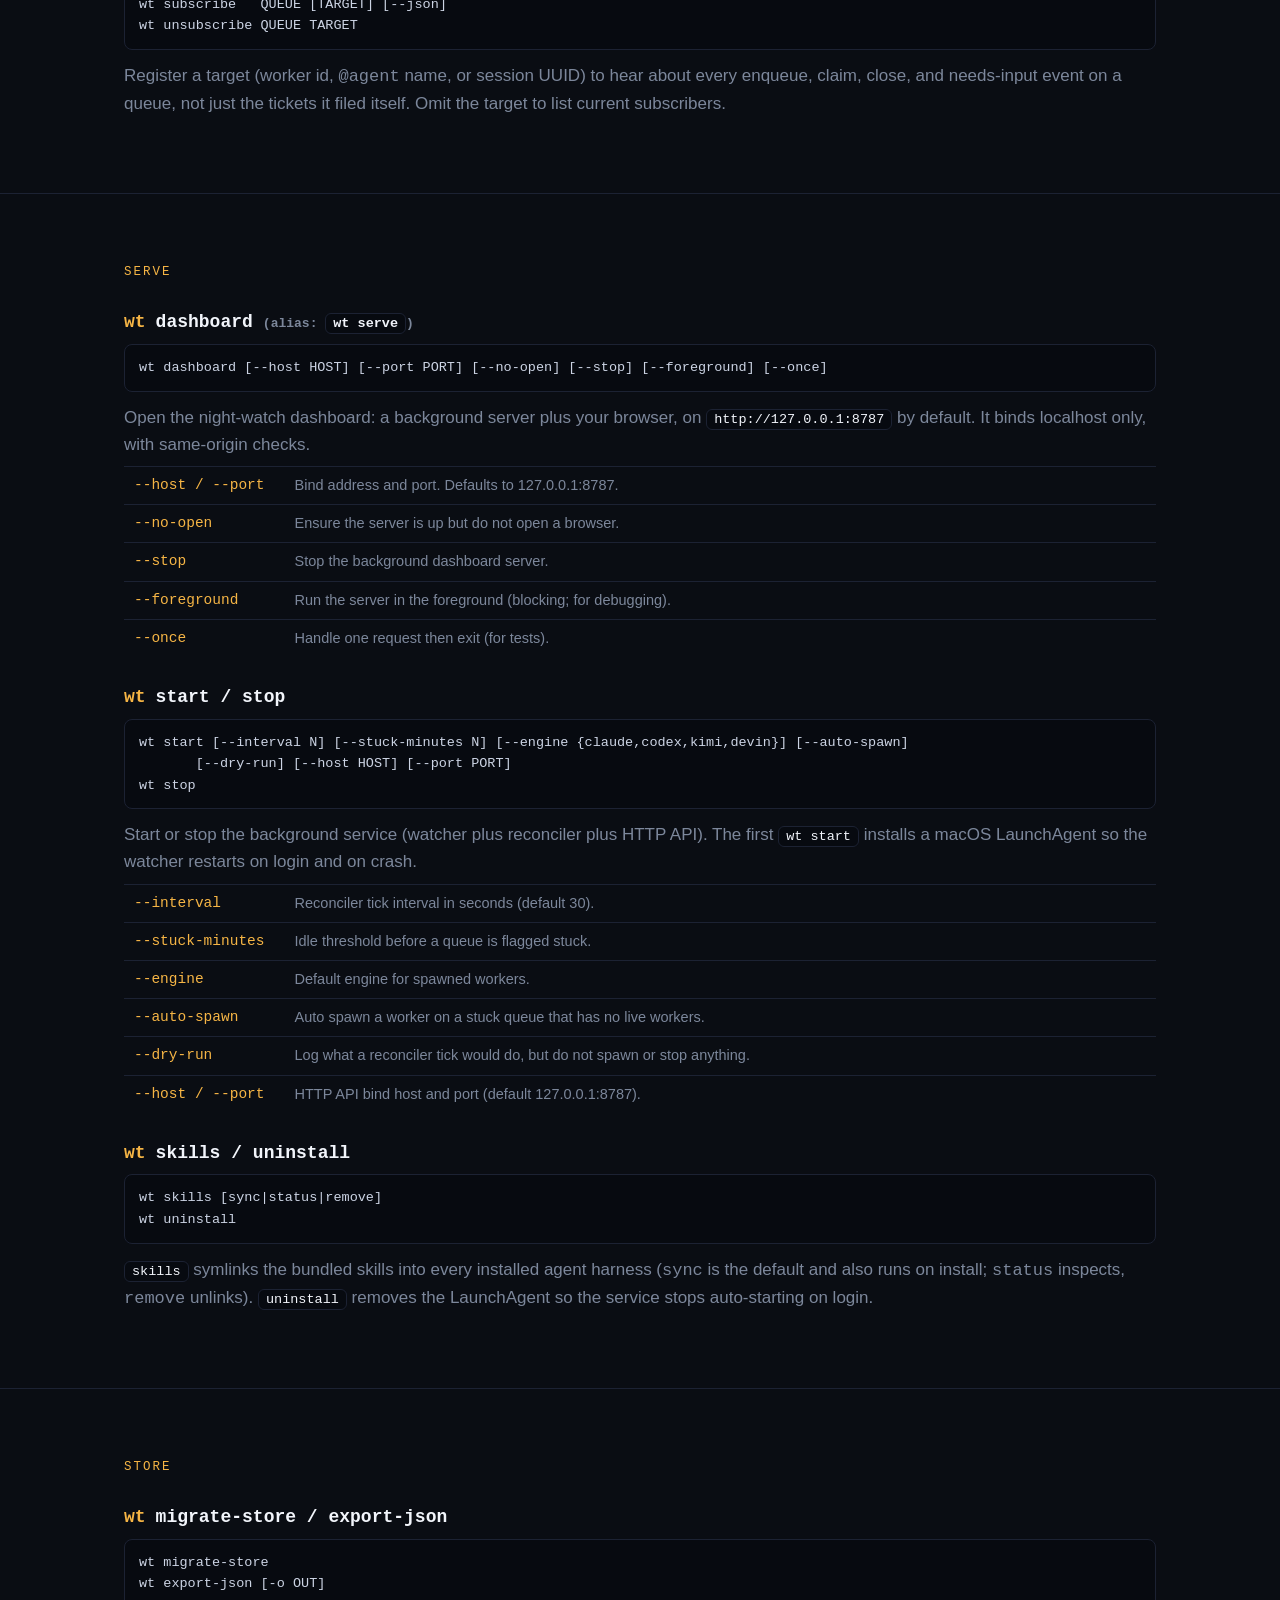
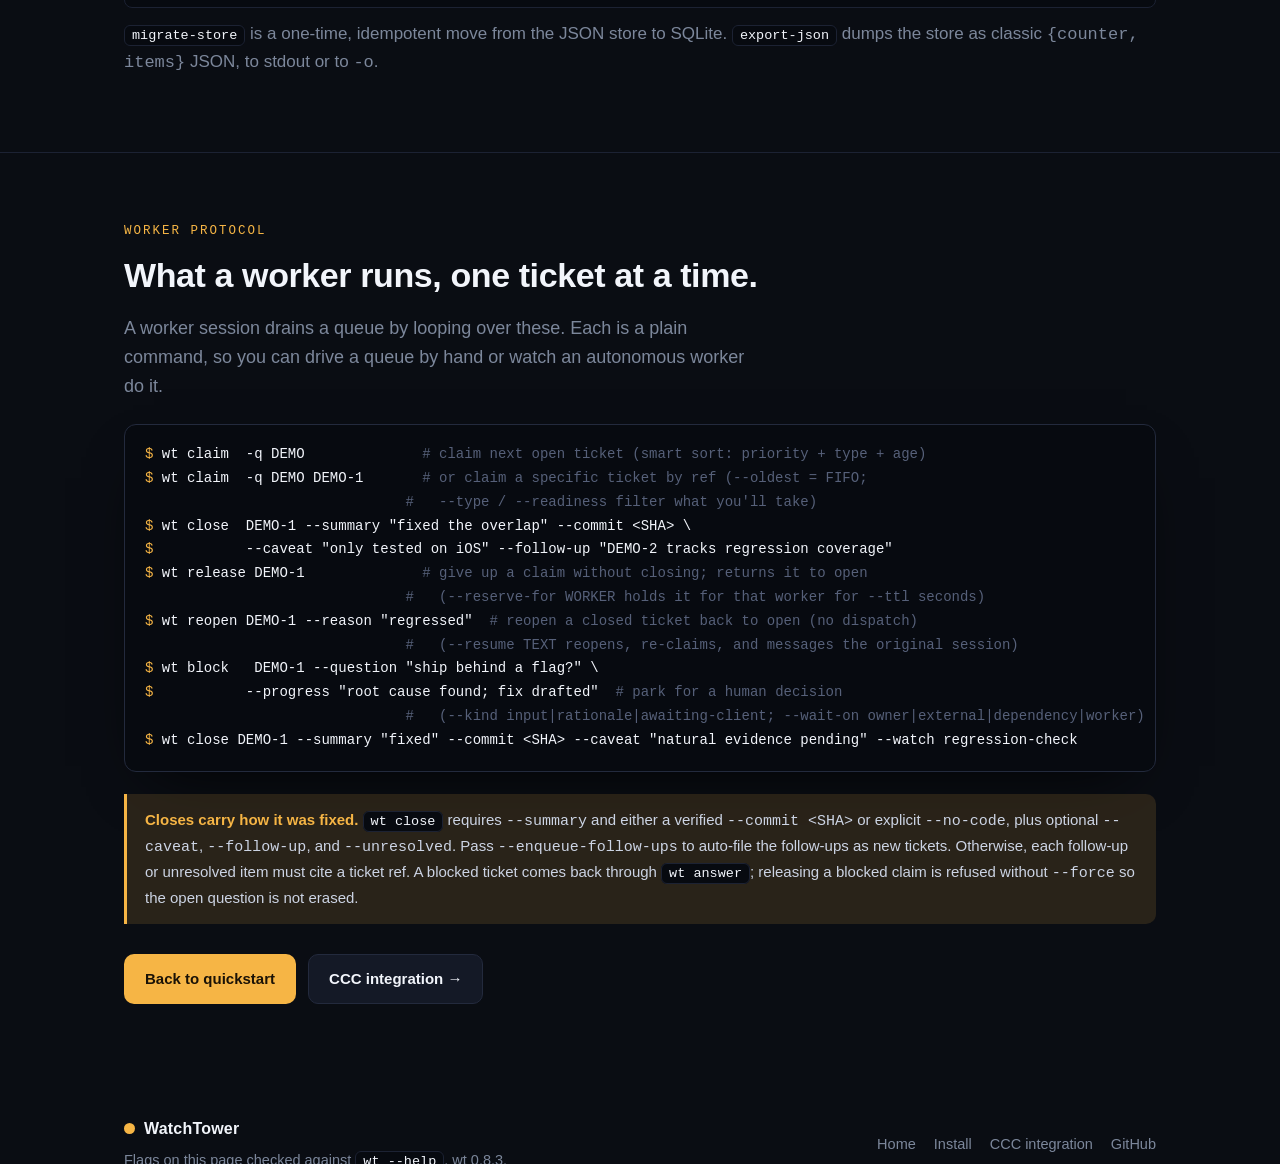
<file: site/cli.html>
<!DOCTYPE html>
<html lang="en">
<head>
<meta charset="utf-8">
<meta name="viewport" content="width=device-width, initial-scale=1">
<title>WatchTower CLI reference</title>
<meta name="description" content="Every WatchTower command and flag: queues, tickets, agent messaging, worker protocol. Checked against wt 0.8.3 --help.">
<link rel="stylesheet" href="styles.css">
<link rel="icon" href="data:image/svg+xml,<svg xmlns='http://www.w3.org/2000/svg' viewBox='0 0 100 100'><circle cx='50' cy='50' r='38' fill='%23f6b545'/></svg>">
</head>
<body>

<nav class="nav">
  <div class="nav-inner">
    <a class="brand" href="index.html"><span class="beacon"></span>WatchTower</a>
    <div class="nav-links">
      <a href="index.html#install">Install</a>
      <a href="index.html#quickstart">Quickstart</a>
      <a href="cli.html">CLI reference</a>
      <a href="integration.html">CCC integration</a>
      <a href="https://github.com/amirfish1/watchtower">GitHub</a>
    </div>
  </div>
</nav>

<section style="padding-top:56px">
  <div class="wrap">
    <p class="eyebrow">CLI reference &nbsp;&middot;&nbsp; wt 0.8.3</p>
    <h2>Every command, every flag.</h2>
    <p class="lede">
      The flags below were checked against <code class="inline-code">wt --help</code> and each subcommand's
      <code class="inline-code">--help</code> for wt 0.8.3. Run <code class="inline-code">wt &lt;command&gt; --help</code> for anything not shown here.
    </p>
    <div class="toc">
      <a href="#status">status</a>
      <a href="#queues">queues</a>
      <a href="#add">enqueue (add)</a>
      <a href="#import">import</a>
      <a href="#wait">wait</a>
      <a href="#review">review and gates</a>
      <a href="#ticketstate">ticket state</a>
      <a href="#subscribe">subscriptions</a>
      <a href="#messaging">agent messaging</a>
      <a href="#serve">serve (dashboard)</a>
      <a href="#store">store</a>
      <a href="#worker">worker protocol</a>
    </div>
  </div>
</section>

<!-- STATUS -->
<section id="status" style="border-top:1px solid var(--border-soft)">
  <div class="wrap">
    <p class="eyebrow">Status</p>
    <div class="cli-cmd">
      <h3><span class="verb">wt</span> status</h3>
      <div class="sig">wt status [-q QUEUE] [--stuck-minutes N] [--all] [--json]</div>
      <p>Per-queue depth, oldest-open age, and the stuck flag. With no queue given, it reports every queue.
         This is the glanceable health view: green means draining, red means open tickets with no progress.</p>
      <table class="flags">
        <tr><td>-q, --queue</td><td>Limit the report to a single queue. Omit to see all of them.</td></tr>
        <tr><td>--stuck-minutes</td><td>Idle threshold, in minutes, before a queue with open tickets is flagged STUCK.</td></tr>
        <tr><td>--all</td><td>Also show archived queues.</td></tr>
        <tr><td>--json</td><td>Machine-readable output for scripts.</td></tr>
      </table>
    </div>
    <div class="cli-cmd">
      <h3><span class="verb">wt</span> workers</h3>
      <div class="sig">wt workers [--json] [--all]
wt workers release ...</div>
      <p>List the workers this CLI started, with their queue, engine, and liveness.
         <code class="inline-code">--all</code> also lists dead records that are kept by design.
         <code class="inline-code">release</code> gracefully stops selected workers before their next claim.</p>
    </div>
    <div class="cli-cmd">
      <h3><span class="verb">wt</span> monitor</h3>
      <div class="sig">wt monitor -q QUEUE --cmd CMD [--title TITLE] [--note NOTE]</div>
      <p>Run a check; file a ticket into the queue if it fails. A non-zero exit from <code class="inline-code">--cmd</code>
         counts as failure, which is how a scheduled sanity check turns into worker-drained work.</p>
      <table class="flags">
        <tr><td>-q, --queue</td><td>Queue that receives a ticket on failure. Required.</td></tr>
        <tr><td>--cmd</td><td>Shell command to run; non-zero exit means fail. Required.</td></tr>
        <tr><td>--title</td><td>Ticket title used when the check fails.</td></tr>
        <tr><td>--note</td><td>Ticket note used when the check fails.</td></tr>
      </table>
    </div>
  </div>
</section>

<!-- QUEUES -->
<section id="queues">
  <div class="wrap">
    <p class="eyebrow">Queues</p>
    <div class="cli-cmd">
      <h3><span class="verb">wt</span> config</h3>
      <div class="sig">wt config -q QUEUE [--auto-drain {on,off}] [--workers N] [--workers-local-path PATH]
       [--backend {file,github}] [--github-repo REPO] [--github-assignee WHO]
       [--engine {claude,codex,kimi,devin}] [--model MODEL] [--effort {low,medium,high,xhigh,max}]
       [--codex-transport {exec,app-server}] [--type {bug,feature}] [--grace-s N] [--queue-label LABEL]
       [--planner-engine E] [--planner-model M] [--plan-reviewer-engine E] [--plan-reviewer-model M]
       [--verifier-engine E] [--verifier-model M] [--assessor-engine E] [--assessor-model M]
       [--gate GATE] [--gate-worktree {fresh,persistent}] [--post-fix-assessment {on,off}]
       [--product-gate {on,off}] [--sent-back-release-min N] [--fallback-to-default-worker {on,off}]
       [--headroom-dispatch {on,off}] [--notify-events EVENTS] [--json]</div>
      <p>The recommended queue configuration command. It combines the basic settings with auto-drain policy,
         so one call sets the engine, worker count, backend, and whether the queue self-staffs.</p>
      <table class="flags">
        <tr><td>-q, --queue</td><td>Queue to configure. Omit it to print the live config path. With no setting flags, <code>--json</code> prints the queue config.</td></tr>
        <tr><td>--auto-drain</td><td><code>on</code> auto-spawns workers when the queue has depth; <code>off</code> is backlog mode.</td></tr>
        <tr><td>--workers</td><td>Desired worker count for this queue.</td></tr>
        <tr><td>--workers-local-path / --repo-path</td><td>Local repo path workers run in.</td></tr>
        <tr><td>--backend</td><td><code>file</code> (the default JSON queue) or <code>github</code> (GitHub Issues).</td></tr>
        <tr><td>--github-repo / --github-assignee</td><td>Target repo and assignee when the backend is GitHub.</td></tr>
        <tr><td>--engine</td><td><code>claude</code> (default), <code>codex</code>, <code>kimi</code>, or <code>devin</code>.</td></tr>
        <tr><td>--model / --effort</td><td>Model identifier and reasoning effort for spawned workers. See <code class="inline-code">wt models</code> for approved ids. An empty string clears the override.</td></tr>
        <tr><td>--codex-transport</td><td>How Codex workers run: <code>app-server</code> (default, steerable while working) or <code>exec</code> (one-shot <code>codex exec</code>).</td></tr>
        <tr><td>--type</td><td>Restrict auto-drain workers to a ticket type.</td></tr>
        <tr><td>--grace-s</td><td>Seconds a new ticket is left alone before auto-drain may claim it (default 180); <code>0</code> drains immediately.</td></tr>
        <tr><td>--planner-* / --plan-reviewer-*</td><td>Engine and model for the planner and the plan reviewer. By default the reviewer is a different engine family than the builder.</td></tr>
        <tr><td>--verifier-* / --assessor-*</td><td>Engine and model for the verify gate and the post-fix assessor. Same default: a different family than the builder.</td></tr>
        <tr><td>--gate / --gate-worktree</td><td>Queue default acceptance gates (repeatable, ordered): <code>cmd:&lt;command&gt;</code>, <code>verify</code>, <code>review</code> or <code>review:&lt;target&gt;</code>; <code>--gate none</code> clears them. <code>--gate-worktree</code> picks where command gates run off HEAD: <code>fresh</code> (default) or <code>persistent</code>.</td></tr>
        <tr><td>--post-fix-assessment</td><td><code>on</code> gives every bug that closes as completed an independent six-point assessment (needs a local repo path).</td></tr>
        <tr><td>--product-gate</td><td><code>on</code> makes workers get a human Ack (<code>wt ack</code>) after a minimal-diagnosis pitch before implementing.</td></tr>
        <tr><td>--sent-back-release-min</td><td>Minutes a verifier-rejected claim may show no progress before it returns to the pool (default 30; <code>0</code> disables).</td></tr>
        <tr><td>--fallback-to-default-worker</td><td><code>on</code> spawns workers on the fallback engine while the queue's engine keeps failing at launch; the queue setting is never changed. <code>off</code> (default) parks the queue.</td></tr>
        <tr><td>--headroom-dispatch</td><td><code>on</code> checks quota headroom before launching workers and starts them on the engine in the fallback chain whose quota resets soonest. Launch-time only.</td></tr>
        <tr><td>--notify-events</td><td>Comma-separated events a ticket's submitter hears about: <code>claimed</code>, <code>closed</code>, <code>needs_input</code>, <code>awaits_decision</code>. Default is all but <code>claimed</code>; <code>none</code> silences, <code>default</code> restores. Subscribers always get everything.</td></tr>
        <tr><td>--queue-label</td><td>GitHub label marking an issue as this queue's when 2+ queues share a repo (default <code>watchtower:&lt;QUEUE&gt;</code>); <code>*</code> makes it the repo's catch-all (every issue no other queue claims; one per repo); <code>''</code> resets.</td></tr>
      </table>
    </div>
    <div class="cli-cmd">
      <h3><span class="verb">wt</span> models</h3>
      <div class="sig">wt models --engine {claude,codex,kimi,devin,antigravity} [--json]</div>
      <p>List the WatchTower-approved model identifiers for one engine: the values
         <code class="inline-code">wt config --model</code> and <code class="inline-code">wt spawn --model</code> accept.
         <code>antigravity</code> is spawn-only; its Gemini ids carry effort in the suffix, so they take no
         <code class="inline-code">--effort</code>.</p>
    </div>
    <div class="cli-cmd">
      <h3><span class="verb">wt</span> models migrate / unpin</h3>
      <div class="sig">wt models migrate --from MODEL --to MODEL [--queues A,B] [--engine E] [--include-default] [--apply]
wt models unpin (--queues A,B | --all-matching MODEL) [--apply]</div>
      <p>Bulk-move queues from one model to another after a model bump. Dry run by default: lists every queue whose
         effective model (the resolution <code class="inline-code">wt config</code> uses) equals <code>--from</code>, with engine,
         auto-drain and open/WIP counts. <code>--to</code> must be approved (exit 1 otherwise); a cross-engine move needs
         <code>--engine</code>. Only pinned queues are rewritten; queues inheriting the default move with
         <code>--include-default</code>, which rewrites the matching keys in CCC's <code>spawn-defaults.json</code> and prints which.
         Warns about open/WIP tickets whose model floor is above the new model and about queues on a policy-blocked model.
         <code>unpin</code> clears the explicit model so a queue follows the default.</p>
    </div>
    <div class="cli-cmd">
      <h3><span class="verb">wt</span> set</h3>
      <div class="sig">wt set -q QUEUE [--backend {file,github}] [--github-repo REPO] [--github-assignee WHO]
       [--repo-path PATH] [--engine {claude,codex,kimi,devin}] [--model MODEL]
       [--effort {low,medium,high,xhigh,max}] [--desired-workers N]</div>
      <p>Compatibility alias for the basic queue settings that predate <code class="inline-code">wt config</code>.
         Prefer <code class="inline-code">wt config</code> for new scripts; it accepts <code class="inline-code">--repo-path</code> too.</p>
      <table class="flags">
        <tr><td>-q, --queue</td><td>Queue to configure. Required.</td></tr>
        <tr><td>--repo-path</td><td>Local repo the queue's workers operate in.</td></tr>
        <tr><td>--engine / --model / --effort</td><td>Engine, model, and reasoning effort for workers.</td></tr>
        <tr><td>--desired-workers</td><td>How many workers this queue should staff.</td></tr>
        <tr><td>--backend / --github-repo / --github-assignee</td><td>Queue backend and its GitHub target.</td></tr>
      </table>
    </div>
    <div class="cli-cmd">
      <h3><span class="verb">wt</span> drain</h3>
      <div class="sig">wt drain {on,off} QUEUE [--type {bug,feature}]</div>
      <p>Toggle auto-drain for a queue. <code>on</code> auto-spawns workers and starts the service;
         <code>off</code> is backlog mode where tickets accumulate untouched.</p>
      <table class="flags">
        <tr><td>{on,off}</td><td>Positional. <code>on</code> = auto-spawn workers; <code>off</code> = backlog mode.</td></tr>
        <tr><td>QUEUE</td><td>Positional queue name, for example CCC or WT.</td></tr>
        <tr><td>--type</td><td>Restrict auto-drain workers to these ticket types (repeatable); omit to clear.</td></tr>
      </table>
    </div>
  </div>
</section>

<!-- ENQUEUE -->
<section id="add">
  <div class="wrap">
    <p class="eyebrow">Enqueue</p>
    <div class="cli-cmd">
      <h3><span class="verb">wt</span> add</h3>
      <div class="sig">wt add -q QUEUE [--title T] [--note N] [--text T] [--url U] [--lane {normal,express}]
       [--type {bug,feature}] [--readiness {ready,needs-shaping,needs-spec,needs-rationale}]
       [--priority {p0,p1,p2,p3,p4}] [--value {H,M,L}] [--confidence {H,M,L}]
       [--depth {quick,deep}] [--budget-min N] [--pre-ack] [--dedupe-key KEY]
       [--model-floor MODEL] [--placement {any,mac,cloud}] [--planner-model M] [--verifier-model M]
       [--worker W] [--submitter TARGET] [--after REF] [--gate GATE] [--accept LINE]
       [--claim | --run] [--group-parent [--children REF,REF]] [--group PARENT]</div>
      <p>File a ticket into a queue. The core enqueue primitive: pure by design, with no spawn side effects, so it
         is safe to call from automation and agents. The ticket gets a stable ref like <code class="inline-code">MYAPP-1</code>.</p>
      <table class="flags">
        <tr><td>-q, --queue</td><td>Destination queue. Required.</td></tr>
        <tr><td>--title / --note / --text</td><td>Ticket title and body text.</td></tr>
        <tr><td>--url</td><td>Attach a source or reference URL.</td></tr>
        <tr><td>--lane</td><td><code>normal</code> or <code>express</code> priority lane.</td></tr>
        <tr><td>--type</td><td>Item type: <code>bug</code> or <code>feature</code>.</td></tr>
        <tr><td>--readiness</td><td><code>ready</code>, <code>needs-shaping</code>, <code>needs-spec</code>, or <code>needs-rationale</code>.</td></tr>
        <tr><td>--priority</td><td><code>p0</code> (highest) through <code>p4</code> (lowest).</td></tr>
        <tr><td>--value / --confidence</td><td>Business value and confidence: <code>H</code>, <code>M</code>, or <code>L</code>.</td></tr>
        <tr><td>--model-floor</td><td>Filer's best-guess minimum model this ticket needs (an approved model id from any engine). Empty is fine; never a blocker at filing time.</td></tr>
        <tr><td>--depth / --budget-min</td><td>Every ticket requires thorough investigation, a complete solution, and verified outcomes. <code>quick</code> is the legacy default name, not a speed target. <code>deep</code> adds structure for work across hours or days: evidence, an options memo, measured goals, and active-work checkpoints (default 90 minutes per checkpoint, not a total ticket time limit).</td></tr>
        <tr><td>--pre-ack</td><td>Skip the product gate for this ticket; the decision to build it is already made.</td></tr>
        <tr><td>--dedupe-key</td><td>Stable incident key; atomically reuses an existing ticket in this local queue.</td></tr>
        <tr><td>--placement</td><td>Which machine may run it: <code>mac</code>, <code>cloud</code>, or <code>any</code>.</td></tr>
        <tr><td>--planner-model / --verifier-model</td><td>Override the queue's planner or verifier model for this ticket.</td></tr>
        <tr><td>--submitter</td><td>Addressable target (worker id, <code>@agent</code> name, or session UUID) to notify when the ticket is claimed, closed, or needs input. Defaults to your own session.</td></tr>
        <tr><td>--after</td><td>Not claimable until REF closes as completed (repeatable).</td></tr>
        <tr><td>--gate / --accept</td><td>Per-ticket acceptance gates (override the queue's) and one plain-language acceptance line the verify gate checks.</td></tr>
        <tr><td>--worker</td><td>Worker id to claim under when <code>--claim</code> is set. Defaults to <code>wt-cli-&lt;shell&gt;</code>, stable per terminal.</td></tr>
        <tr><td>--claim / --run</td><td><code>--claim</code> immediately claims the new ticket so no auto-drain worker picks it up. <code>--run</code> requests a run and dispatches now (like <code>wt run</code>), bypassing grace and auto-drain policy.</td></tr>
        <tr><td>--group-parent / --children / --group</td><td>Plan groups: file a parent that gets one plan for its members and one integration check after they all close, attach open tickets as children (2 or more), or file a ticket as a member of an unsealed group.</td></tr>
      </table>
    </div>
    <div class="cli-cmd">
      <h3><span class="verb">wt</span> take</h3>
      <div class="sig">wt take ...   (= wt add --claim)</div>
      <p>File a ticket and immediately claim it, so it is marked in progress under you in one step.</p>
    </div>
    <div class="cli-cmd">
      <h3><span class="verb">wt</span> edit / ls / find</h3>
      <div class="sig">wt edit REF [--title ...] [--priority ...] [--type ...] [--model-floor MODEL] [--after REF | --clear-after]
            [--gate G | --clear-gates] [--depth ...] [--queue OTHER] [--json]
wt ls   -q QUEUE [--status {active,open,in_progress,in_review,awaiting_answer,blocked,closed,unresolved,all}]
            [--limit N] [--unresolved] [--json]
wt find REF [--worker W] [--json]</div>
      <p><code class="inline-code">edit</code> patches fields on an existing ticket, or moves it to another queue in place with
         <code class="inline-code">--queue</code>. <code class="inline-code">ls</code> lists a queue's tickets (the default <code>active</code> view is open, in progress, in review, and awaiting answer);
         <code class="inline-code">find</code> looks one up by ref across all queues, no <code>-q</code> needed
         (<code class="inline-code">--worker</code> marks events you performed as "you").</p>
    </div>
    <div class="cli-cmd">
      <h3><span class="verb">wt</span> ready / blocked / answer / discuss</h3>
      <div class="sig">wt ready   REF [--no-dispatch] [--cancel]   (alias: wt run)
wt blocked [-q QUEUE] [--json]
wt answer  REF TEXT [--engine {claude,codex,kimi,devin}] [--worker W] [--tid]
wt discuss REF [--engine {claude,codex,kimi,devin}] [--print]</div>
      <p><code class="inline-code">ready</code> marks a ticket ready for workers and dispatches its queue.
         <code class="inline-code">blocked</code> lists tickets parked for a human;
         <code class="inline-code">answer</code> answers one and auto-resumes its worker session
         (<code class="inline-code">--tid</code> marks it Topic-Is-Done, telling the worker to push and close instead of parking again);
         <code class="inline-code">discuss</code> attaches you to the blocked ticket's session interactively
         (<code class="inline-code">--print</code> shows the resume command instead of running it).</p>
    </div>
    <div class="cli-cmd">
      <h3><span class="verb">wt</span> comment / dedup</h3>
      <div class="sig">wt comment REF TEXT [--by {human,worker,system}]
wt dedup   [-q QUEUE] [--apply]</div>
      <p><code class="inline-code">comment</code> appends a ticket activity comment.
         <code class="inline-code">dedup</code> closes exact-duplicate open tickets; preview is the default,
         <code class="inline-code">--apply</code> closes them.</p>
    </div>
  </div>
</section>

<!-- IMPORT -->
<section id="import">
  <div class="wrap">
    <p class="eyebrow">Import</p>
    <div class="cli-cmd">
      <h3><span class="verb">wt</span> import</h3>
      <div class="sig">wt import FILE -q QUEUE [--apply] [--type {bug,feature}]</div>
      <p>Turn a document into queue tickets. It sends the whole document through one Claude reasoning call, infers
         explicit and implicit work, chooses ticket-sized units one worker can finish coherently, and preserves
         dependency order. Preview is the default; <code class="inline-code">--apply</code> files it.</p>
      <table class="flags">
        <tr><td>FILE</td><td>Positional. Markdown or text document to extract tasks from.</td></tr>
        <tr><td>-q, --queue</td><td>Destination queue. Required.</td></tr>
        <tr><td>--apply</td><td>File the inferred tickets. Without it, the command previews only (dry-run).</td></tr>
        <tr><td>--type</td><td>Override the inferred type for every newly filed ticket.</td></tr>
      </table>
      <div class="note">
        <b>Repeat-safe.</b> Each ticket records the resolved source file and line anchor. Importing the same
        document again creates no duplicates; only newly inferred tasks become new tickets. Imports use Sonnet in
        Claude safe mode by default; set <code class="inline-code">WATCHTOWER_IMPORT_MODEL</code> to override.
      </div>
    </div>
  </div>
</section>

<!-- WAIT -->
<section id="wait">
  <div class="wrap">
    <p class="eyebrow">Wait &nbsp;&middot;&nbsp; the signature move</p>
    <div class="cli-cmd">
      <h3><span class="verb">wt</span> wait</h3>
      <div class="sig">wt wait -q QUEUE [--timeout SECONDS] [--interval SECONDS] [--cmd CMD] [--notify-webhook URL]</div>
      <p>Block until no tickets remain in <code>open</code> status, then optionally run a command.
         In-progress, in-review, and awaiting-answer tickets do not keep it waiting. Check those states
         separately before deploying or treating all work as complete.</p>
      <table class="flags">
        <tr><td>-q, --queue</td><td>Queue to wait on. Required.</td></tr>
        <tr><td>--timeout</td><td>Maximum seconds to block. <code>0</code> means forever.</td></tr>
        <tr><td>--interval</td><td>Seconds between depth checks.</td></tr>
        <tr><td>--cmd</td><td>Shell command to run once the queue is drained.</td></tr>
        <tr><td>--notify-webhook</td><td>POST JSON to this URL when the queue drains: the async-reply seam.</td></tr>
      </table>
    </div>
  </div>
</section>

<!-- AGENT MESSAGING -->
<section id="messaging">
  <div class="wrap">
    <p class="eyebrow">Agent messaging</p>
    <div class="cli-cmd">
      <h3><span class="verb">wt</span> send</h3>
      <div class="sig">wt send TARGET TEXT [--mode {send,steer}] [--no-queue] [--ttl SECONDS] [--start-new-if-needed] [--from SENDER] [--json]</div>
      <p>Push a message to a worker, agent, or session. TARGET is a worker id, <code>@agent</code> name, or session
         UUID/prefix; TEXT of <code>-</code> reads the body from stdin (quote-safe for long, multi-line messages).
         Undeliverable messages park in the outbox instead of failing.</p>
      <table class="flags">
        <tr><td>--mode</td><td>Delivery mode hint; delegate transports honor <code>steer</code>.</td></tr>
        <tr><td>--no-queue</td><td>Fail immediately instead of parking in the outbox.</td></tr>
        <tr><td>--ttl</td><td>Seconds before a queued outbox message expires.</td></tr>
        <tr><td>--start-new-if-needed</td><td>If the target is large and cache-cold, start a new continuation session with this message instead of resuming it, which avoids a full-context cache miss.</td></tr>
        <tr><td>--from</td><td>Claimed sender identity.</td></tr>
      </table>
    </div>
    <div class="cli-cmd">
      <h3><span class="verb">wt</span> ask</h3>
      <div class="sig">wt ask TARGET TEXT [--timeout SECONDS] [--notify-webhook URL] [--json]</div>
      <p>Ask a target and wait for its reply (default 30 s). <code class="inline-code">--notify-webhook</code> returns
         immediately and POSTs the answer to your URL when it arrives, mirroring
         <code class="inline-code">wt wait --notify-webhook</code>.</p>
    </div>
    <div class="cli-cmd">
      <h3><span class="verb">wt</span> spawn / critique</h3>
      <div class="sig">wt spawn    GOAL [--engine {claude,codex,antigravity}] [--model M] [--repo DIR]
            [--name N] [--report-to WHO] [--dry-run] [--json]
wt critique GOAL [--family {claude,codex,antigravity}] [--engine1 M] [--engine2 M]
            [--report-to WHO] [--cwd DIR] [--dry-run] [--json]</div>
      <p><code class="inline-code">spawn</code> launches one ad-hoc one-shot agent on a goal; it reports back to
         <code class="inline-code">--report-to</code> via <code class="inline-code">wt send</code> when done.
         <code class="inline-code">critique</code> spawns two critique agents from families other than your own
         (<code class="inline-code">--family</code> is auto-detected from harness env) so the review is cross-model.</p>
    </div>
    <div class="cli-cmd">
      <h3><span class="verb">wt</span> outbox / agents / chat / snapshot</h3>
      <div class="sig">wt outbox   {ls,retry,rm}
wt agents   [--json] [register|set-name|rm ...]
wt chat     {new,post,read,ls,nudge,add,leave,archive,close,set} ...
wt snapshot {arm,disarm,status,fire,timer-run,path,record,latest,consume,sessions} ...</div>
      <p><code class="inline-code">outbox</code> inspects and retries undelivered messages.
         <code class="inline-code">agents</code> is the address book: list reachable agents, or name a session UUID.
         <code class="inline-code">chat</code> runs multi-agent group chats.
         <code class="inline-code">snapshot</code> manages session auto-snapshots taken before prompt-cache expiration.</p>
    </div>
    <div class="cli-cmd">
      <h3><span class="verb">wt</span> interrupt</h3>
      <div class="sig">wt interrupt TARGET [--json]</div>
      <p>Interrupt a worker's in-flight turn; the process stays alive. TARGET is a ticket ref (resolved to its
         claiming worker) or a worker id.</p>
    </div>
  </div>
</section>

<!-- REVIEW AND GATES -->
<section id="review">
  <div class="wrap">
    <p class="eyebrow">Review and gates</p>
    <div class="cli-cmd">
      <h3><span class="verb">wt</span> gated / ack / nack</h3>
      <div class="sig">wt gated [-q QUEUE] [--json]
wt ack  REF [-m COMMENT] [--by WHO] [--engine E] [--json]
wt nack REF -m COMMENT [--close] [--by WHO] [--json]</div>
      <p>The product gate. When a queue has <code class="inline-code">--product-gate on</code>, a worker pitches a minimal
         diagnosis and waits. <code class="inline-code">gated</code> lists the pitches awaiting you.
         <code class="inline-code">ack</code> approves one (an optional comment steers the worker).
         <code class="inline-code">nack</code> declines it and requires a reason; it parks the ticket in the icebox, or closes it as
         Declined with <code class="inline-code">--close</code>.</p>
    </div>
    <div class="cli-cmd">
      <h3><span class="verb">wt</span> accept / reject / verdict</h3>
      <div class="sig">wt accept  REF [--by WHO] [--force] [--no-proof] [--json]
wt reject  REF --reason TEXT [--by WHO] [--engine E] [--json]
wt verdict REF (--pass | --fail) [--findings TEXT] [--by WHO] [--verify-cycle N] [--engine E] [--json]</div>
      <p>Tickets that finish go to <code>in_review</code> before they close. <code class="inline-code">accept</code> closes one
         and unblocks its dependents; <code class="inline-code">--force</code> accepts while the independent verifier's
         verdict is still pending. <code class="inline-code">reject</code> sends it back to open and resumes its worker
         with what must change. <code class="inline-code">verdict</code> is how an independent verifier files a pass or
         fail.</p>
    </div>
    <div class="cli-cmd">
      <h3><span class="verb">wt</span> assess</h3>
      <div class="sig">wt assess {submit,show,run,resume,approve,new} ...</div>
      <p>The post-fix assessment. <code>submit</code> files the assessor's six-point assessment,
         <code>show</code> prints its state, <code>run</code> (re)starts the assessor for a closed bug,
         <code>resume</code> finishes a half-filed assessment without calling a model, <code>approve</code> releases
         follow-ups so workers can claim them, and <code>new</code> files and closes a bug that was fixed without a
         ticket, then assesses it.</p>
    </div>
    <div class="cli-cmd">
      <h3><span class="verb">wt</span> plan / stages</h3>
      <div class="sig">wt plan   {submit,verdict,show,discuss,decide,wait} ...
wt stages {tick,show} ...</div>
      <p>The plan stage. A planner files a plan for a plan-gated ticket (<code>submit</code>), a reviewer accepts or
         rejects it (<code>verdict</code>), the two can <code>discuss</code>, a human can <code>decide</code> a plan
         that exhausted its reviews, and the builder blocks on <code>wait</code> until the plan is accepted.
         <code class="inline-code">stages</code> supervises planner, verifier, and assessor sessions:
         <code>tick</code> runs one pass in the foreground and <code>show</code> prints a ticket's record.</p>
    </div>
  </div>
</section>

<!-- TICKET STATE -->
<section id="ticketstate">
  <div class="wrap">
    <p class="eyebrow">Ticket state</p>
    <div class="cli-cmd">
      <h3><span class="verb">wt</span> liveness</h3>
      <div class="sig">wt liveness [REF] [-q QUEUE] [--json]</div>
      <p>Read-only. Who owns each live ticket, whether it is proven at work, and what the backstop would do.</p>
    </div>
    <div class="cli-cmd">
      <h3><span class="verb">wt</span> wait-on</h3>
      <div class="sig">wt wait-on REF --on {owner,external,dependency,worker} [--actor WHO] [--ref REF] [--note TEXT] [--json]</div>
      <p>Say who a blocked ticket is waiting on: a decision only the owner can make, an external actor (name it with
         <code>--actor</code>), a dependency (<code>--ref</code>), or a worker.</p>
    </div>
    <div class="cli-cmd">
      <h3><span class="verb">wt</span> close --watch</h3>
      <div class="sig">wt close REF --summary TEXT --commit SHA --caveat TEXT --watch NAME</div>
      <p>Close verified work and attach a registered permanent check for future evidence.
         Owner view lists the check until its first real-data pass; failures file a new related ticket.
         Timed ticket parking (<code>wt defer</code>) is retired.</p>
    </div>
    <div class="cli-cmd">
      <h3><span class="verb">wt</span> unresolved-ack</h3>
      <div class="sig">wt unresolved-ack [REF] [-q QUEUE] [--all] [--caveat N] [--follow-up N] [--unresolved N]
                 [--undo] [--matching TEXT] [--dry-run] [--by WHO] [--json]</div>
      <p>Acknowledge a closed ticket's caveat, follow-up, or unresolved chips without rewriting history. With no ref,
         <code>-q QUEUE --all</code> bulk-acks a queue; <code>--matching</code> narrows it by resolution text and
         <code>--dry-run</code> previews.</p>
    </div>
  </div>
</section>

<!-- SUBSCRIPTIONS -->
<section id="subscribe">
  <div class="wrap">
    <p class="eyebrow">Subscriptions</p>
    <div class="cli-cmd">
      <h3><span class="verb">wt</span> subscribe / unsubscribe</h3>
      <div class="sig">wt subscribe   QUEUE [TARGET] [--json]
wt unsubscribe QUEUE TARGET</div>
      <p>Register a target (worker id, <code>@agent</code> name, or session UUID) to hear about every enqueue, claim,
         close, and needs-input event on a queue, not just the tickets it filed itself. Omit the target to list
         current subscribers.</p>
    </div>
  </div>
</section>

<!-- SERVE -->
<section id="serve">
  <div class="wrap">
    <p class="eyebrow">Serve</p>
    <div class="cli-cmd">
      <h3><span class="verb">wt</span> dashboard <span style="font-size:13px;color:var(--muted)">(alias: <code class="inline-code">wt serve</code>)</span></h3>
      <div class="sig">wt dashboard [--host HOST] [--port PORT] [--no-open] [--stop] [--foreground] [--once]</div>
      <p>Open the night-watch dashboard: a background server plus your browser, on
         <code class="inline-code">http://127.0.0.1:8787</code> by default. It binds localhost only, with same-origin checks.</p>
      <table class="flags">
        <tr><td>--host / --port</td><td>Bind address and port. Defaults to 127.0.0.1:8787.</td></tr>
        <tr><td>--no-open</td><td>Ensure the server is up but do not open a browser.</td></tr>
        <tr><td>--stop</td><td>Stop the background dashboard server.</td></tr>
        <tr><td>--foreground</td><td>Run the server in the foreground (blocking; for debugging).</td></tr>
        <tr><td>--once</td><td>Handle one request then exit (for tests).</td></tr>
      </table>
    </div>
    <div class="cli-cmd">
      <h3><span class="verb">wt</span> start / stop</h3>
      <div class="sig">wt start [--interval N] [--stuck-minutes N] [--engine {claude,codex,kimi,devin}] [--auto-spawn]
       [--dry-run] [--host HOST] [--port PORT]
wt stop</div>
      <p>Start or stop the background service (watcher plus reconciler plus HTTP API). The first
         <code class="inline-code">wt start</code> installs a macOS LaunchAgent so the watcher restarts on login and on crash.</p>
      <table class="flags">
        <tr><td>--interval</td><td>Reconciler tick interval in seconds (default 30).</td></tr>
        <tr><td>--stuck-minutes</td><td>Idle threshold before a queue is flagged stuck.</td></tr>
        <tr><td>--engine</td><td>Default engine for spawned workers.</td></tr>
        <tr><td>--auto-spawn</td><td>Auto spawn a worker on a stuck queue that has no live workers.</td></tr>
        <tr><td>--dry-run</td><td>Log what a reconciler tick would do, but do not spawn or stop anything.</td></tr>
        <tr><td>--host / --port</td><td>HTTP API bind host and port (default 127.0.0.1:8787).</td></tr>
      </table>
    </div>
    <div class="cli-cmd">
      <h3><span class="verb">wt</span> skills / uninstall</h3>
      <div class="sig">wt skills [sync|status|remove]
wt uninstall</div>
      <p><code class="inline-code">skills</code> symlinks the bundled skills into every installed agent harness
         (<code>sync</code> is the default and also runs on install; <code>status</code> inspects,
         <code>remove</code> unlinks). <code class="inline-code">uninstall</code> removes the LaunchAgent so the
         service stops auto-starting on login.</p>
    </div>
  </div>
</section>

<!-- STORE -->
<section id="store">
  <div class="wrap">
    <p class="eyebrow">Store</p>
    <div class="cli-cmd">
      <h3><span class="verb">wt</span> migrate-store / export-json</h3>
      <div class="sig">wt migrate-store
wt export-json [-o OUT]</div>
      <p><code class="inline-code">migrate-store</code> is a one-time, idempotent move from the JSON store to SQLite.
         <code class="inline-code">export-json</code> dumps the store as classic <code>{counter, items}</code> JSON, to
         stdout or to <code>-o</code>.</p>
    </div>
  </div>
</section>

<!-- WORKER PROTOCOL -->
<section id="worker">
  <div class="wrap">
    <p class="eyebrow">Worker protocol</p>
    <h2>What a worker runs, one ticket at a time.</h2>
    <p class="lede">A worker session drains a queue by looping over these. Each is a plain command, so you can
       drive a queue by hand or watch an autonomous worker do it.</p>
    <div class="term" style="margin-top:24px">
      <div class="term-body"><pre><span class="cmd">wt claim  -q DEMO</span>              <span class="cm"># claim next open ticket (smart sort: priority + type + age)</span>
<span class="cmd">wt claim  -q DEMO DEMO-1</span>       <span class="cm"># or claim a specific ticket by ref (--oldest = FIFO;</span>
                               <span class="cm">#   --type / --readiness filter what you'll take)</span>
<span class="cmd">wt close  DEMO-1 --summary "fixed the overlap" --commit &lt;SHA&gt; \</span>
<span class="cmd">          --caveat "only tested on iOS" --follow-up "DEMO-2 tracks regression coverage"</span>
<span class="cmd">wt release DEMO-1</span>              <span class="cm"># give up a claim without closing; returns it to open</span>
                               <span class="cm">#   (--reserve-for WORKER holds it for that worker for --ttl seconds)</span>
<span class="cmd">wt reopen DEMO-1 --reason "regressed"</span>  <span class="cm"># reopen a closed ticket back to open (no dispatch)</span>
                               <span class="cm">#   (--resume TEXT reopens, re-claims, and messages the original session)</span>
<span class="cmd">wt block   DEMO-1 --question "ship behind a flag?" \</span>
<span class="cmd">          --progress "root cause found; fix drafted"</span>  <span class="cm"># park for a human decision</span>
                               <span class="cm">#   (--kind input|rationale|awaiting-client; --wait-on owner|external|dependency|worker)</span>
<span class="cmd">wt close DEMO-1 --summary "fixed" --commit &lt;SHA&gt; --caveat "natural evidence pending" --watch regression-check</span></pre></div>
    </div>
    <div class="note">
      <b>Closes carry how it was fixed.</b> <code class="inline-code">wt close</code> requires <code>--summary</code>
      and either a verified <code>--commit &lt;SHA&gt;</code> or explicit <code>--no-code</code>, plus optional
      <code>--caveat</code>, <code>--follow-up</code>, and <code>--unresolved</code>. Pass
      <code>--enqueue-follow-ups</code> to auto-file the follow-ups as new tickets. Otherwise, each follow-up or unresolved item
      must cite a ticket ref. A blocked ticket comes back
      through <code class="inline-code">wt answer</code>; releasing a blocked claim is refused without
      <code>--force</code> so the open question is not erased.
    </div>
    <div class="cta-row">
      <a class="btn btn-primary" href="index.html#quickstart">Back to quickstart</a>
      <a class="btn btn-ghost" href="integration.html">CCC integration &rarr;</a>
    </div>
  </div>
</section>

<footer>
  <div class="wrap foot-inner">
    <div>
      <div class="brand" style="margin-bottom:8px"><span class="beacon"></span>WatchTower</div>
      <div>Flags on this page checked against <code class="inline-code">wt --help</code>, wt 0.8.3.</div>
    </div>
    <div class="foot-links">
      <a href="index.html">Home</a>
      <a href="index.html#install">Install</a>
      <a href="integration.html">CCC integration</a>
      <a href="https://github.com/amirfish1/watchtower">GitHub</a>
    </div>
  </div>
</footer>

</body>
</html>
</file>
<file: docs/styles.css>
/* WatchTower standalone site: control-room / night-watch aesthetic.
   Zero build step, no framework. Green = draining, red = stuck:
   the product's own status language, used as the visual system. */

:root {
  --bg: #0a0d13;
  --bg-2: #0e121b;
  --surface: #141926;
  --surface-2: #1a2030;
  --border: #232a3d;
  --border-soft: #1c2233;
  --text: #ccd4e4;
  --text-strong: #f2f5fb;
  --muted: #7c879b;
  --muted-2: #5b6478;
  --amber: #f6b545;      /* the watch light: brand accent */
  --amber-soft: #f6b54522;
  --green: #46c06a;      /* draining / live */
  --green-soft: #46c06a1f;
  --red: #f0576d;        /* stuck */
  --red-soft: #f0576d1f;
  --mono: ui-monospace, "SF Mono", "JetBrains Mono", Menlo, Consolas, monospace;
  --sans: -apple-system, BlinkMacSystemFont, "Segoe UI", Inter, Roboto, Helvetica, Arial, sans-serif;
  --maxw: 1080px;
}

* { box-sizing: border-box; }

html { scroll-behavior: smooth; }

body {
  margin: 0;
  background: var(--bg);
  color: var(--text);
  font-family: var(--sans);
  font-size: 17px;
  line-height: 1.6;
  -webkit-font-smoothing: antialiased;
  text-rendering: optimizeLegibility;
}

/* subtle beacon glow behind the whole page */
body::before {
  content: "";
  position: fixed;
  inset: 0;
  z-index: -1;
  background:
    radial-gradient(900px 500px at 80% -8%, #f6b5450d, transparent 60%),
    radial-gradient(700px 500px at 0% 0%, #46c06a0a, transparent 55%);
  pointer-events: none;
}

a { color: var(--amber); text-decoration: none; }
a:hover { text-decoration: underline; }

.wrap { max-width: var(--maxw); margin: 0 auto; padding: 0 24px; }

/* ---------- top nav ---------- */
.nav {
  position: sticky;
  top: 0;
  z-index: 20;
  background: rgba(10, 13, 19, 0.82);
  backdrop-filter: blur(10px);
  border-bottom: 1px solid var(--border-soft);
}
.nav-inner {
  max-width: var(--maxw);
  margin: 0 auto;
  padding: 12px 24px;
  display: flex;
  align-items: center;
  gap: 22px;
}
.brand {
  display: flex;
  align-items: center;
  gap: 9px;
  font-weight: 700;
  color: var(--text-strong);
  font-size: 16px;
  letter-spacing: 0.2px;
}
.brand:hover { text-decoration: none; }
.beacon {
  width: 11px; height: 11px; border-radius: 50%;
  background: var(--amber);
  box-shadow: 0 0 0 0 var(--amber);
  animation: pulse 2.6s infinite;
}
@keyframes pulse {
  0%   { box-shadow: 0 0 0 0 #f6b54566; }
  70%  { box-shadow: 0 0 0 9px #f6b54500; }
  100% { box-shadow: 0 0 0 0 #f6b54500; }
}
.nav-links { display: flex; gap: 20px; margin-left: auto; flex-wrap: wrap; }
.nav-links a { color: var(--muted); font-size: 14.5px; font-weight: 500; }
.nav-links a:hover { color: var(--text-strong); text-decoration: none; }

/* ---------- generic sections ---------- */
section { padding: 68px 0; border-bottom: 1px solid var(--border-soft); }
section:last-of-type { border-bottom: none; }
.eyebrow {
  font-family: var(--mono);
  font-size: 12.5px;
  letter-spacing: 2px;
  text-transform: uppercase;
  color: var(--amber);
  margin: 0 0 14px;
}
h1, h2, h3 { color: var(--text-strong); line-height: 1.2; }
h2 { font-size: clamp(26px, 4vw, 34px); margin: 0 0 10px; letter-spacing: -0.4px; }
h3 { font-size: 19px; margin: 0 0 8px; }
.lede { color: var(--muted); font-size: 18px; max-width: 62ch; }

/* ---------- hero ---------- */
.hero { padding: 76px 0 60px; border-bottom: 1px solid var(--border-soft); }
.hero h1 {
  font-size: clamp(34px, 6.2vw, 62px);
  letter-spacing: -1.4px;
  margin: 0 0 18px;
  font-weight: 800;
}
.hero h1 .hl { color: var(--amber); }
.hero .lede { font-size: clamp(18px, 2.4vw, 22px); max-width: 60ch; }
.hero-tag {
  display: inline-flex; align-items: center; gap: 8px;
  font-family: var(--mono); font-size: 13px; color: var(--muted);
  border: 1px solid var(--border); border-radius: 999px;
  padding: 5px 13px; margin-bottom: 22px;
}
.hero-tag b { color: var(--green); font-weight: 600; }
.cta-row { display: flex; gap: 12px; flex-wrap: wrap; margin-top: 30px; }
.btn {
  display: inline-flex; align-items: center; gap: 8px;
  padding: 12px 20px; border-radius: 10px;
  font-weight: 650; font-size: 15px;
  border: 1px solid transparent; cursor: pointer;
}
.btn-primary { background: var(--amber); color: #1a1206; }
.btn-primary:hover { background: #ffc45f; text-decoration: none; }
.btn-ghost { border-color: var(--border); color: var(--text-strong); background: var(--surface); }
.btn-ghost:hover { border-color: var(--muted); text-decoration: none; }

/* ---------- terminal block ---------- */
.term {
  background: #070a10;
  border: 1px solid var(--border);
  border-radius: 12px;
  overflow: hidden;
  box-shadow: 0 24px 60px -30px #000, 0 0 0 1px #0000;
  font-family: var(--mono);
  font-size: 14px;
  line-height: 1.7;
}
.term-bar {
  display: flex; align-items: center; gap: 7px;
  padding: 11px 14px;
  background: var(--surface);
  border-bottom: 1px solid var(--border-soft);
}
.term-bar i { width: 11px; height: 11px; border-radius: 50%; display: inline-block; }
.term-bar .r { background: #ff5f57; } .term-bar .y { background: #febc2e; } .term-bar .g { background: #28c840; }
.term-bar span { margin-left: 8px; color: var(--muted); font-size: 12px; }
.term-body { padding: 18px 20px; overflow-x: auto; }
.term-body pre { margin: 0; white-space: pre; }
.term .cmd { color: var(--text-strong); }
.term .cmd::before { content: "$ "; color: var(--amber); }
.term .out { color: var(--muted); }
.term .ok { color: var(--green); }
.term .bad { color: var(--red); }
.term .cm { color: #566079; }  /* comment */
.term .em { color: var(--amber); }

/* ---------- status strip demo ---------- */
.strip {
  display: flex; flex-wrap: wrap; gap: 10px;
  margin-top: 34px;
}
.pill {
  display: inline-flex; align-items: center; gap: 9px;
  font-family: var(--mono); font-size: 13px;
  padding: 9px 14px; border-radius: 10px;
  border: 1px solid var(--border); background: var(--surface);
}
.pill .dot { width: 9px; height: 9px; border-radius: 50%; }
.pill.live { border-color: #46c06a55; background: var(--green-soft); }
.pill.live .dot { background: var(--green); box-shadow: 0 0 8px var(--green); }
.pill.live b { color: var(--green); }
.pill.stuck { border-color: #f0576d55; background: var(--red-soft); }
.pill.stuck .dot { background: var(--red); box-shadow: 0 0 8px var(--red); }
.pill.stuck b { color: var(--red); }
.pill .q { color: var(--text-strong); font-weight: 600; }
.pill .meta { color: var(--muted); }

/* ---------- cards / grid ---------- */
.grid { display: grid; gap: 18px; margin-top: 34px; }
.grid.g2 { grid-template-columns: repeat(2, 1fr); }
.grid.g3 { grid-template-columns: repeat(3, 1fr); }
.card {
  background: var(--surface);
  border: 1px solid var(--border-soft);
  border-radius: 12px;
  padding: 22px;
}
.card h3 { display: flex; align-items: center; gap: 9px; }
.card p { color: var(--muted); margin: 6px 0 0; font-size: 15.5px; }
.card .ic { color: var(--amber); font-family: var(--mono); font-weight: 700; }

/* ---------- steps ---------- */
.steps { counter-reset: step; margin-top: 30px; display: grid; gap: 16px; }
.step {
  display: grid; grid-template-columns: 40px 1fr; gap: 16px; align-items: start;
  background: var(--surface); border: 1px solid var(--border-soft);
  border-radius: 12px; padding: 18px 20px;
}
.step::before {
  counter-increment: step; content: counter(step);
  width: 34px; height: 34px; border-radius: 9px;
  display: grid; place-items: center;
  background: var(--amber-soft); color: var(--amber);
  font-family: var(--mono); font-weight: 700; font-size: 15px;
  border: 1px solid #f6b54540;
}
.step h3 { margin: 3px 0 4px; }
.step p { color: var(--muted); margin: 0 0 10px; font-size: 15px; }
.step code, .inline-code {
  font-family: var(--mono); font-size: 13.5px;
  background: #070a10; border: 1px solid var(--border-soft);
  padding: 2px 7px; border-radius: 6px; color: var(--text-strong);
}

/* ---------- CLI reference ---------- */
.cli-cmd { margin-top: 30px; scroll-margin-top: 80px; }
.cli-cmd h3 {
  font-family: var(--mono); font-size: 18px; color: var(--text-strong);
  display: flex; align-items: baseline; gap: 10px;
}
.cli-cmd h3 .verb { color: var(--amber); }
.cli-cmd .sig {
  font-family: var(--mono); font-size: 13.5px; color: var(--text);
  background: #070a10; border: 1px solid var(--border-soft);
  padding: 12px 14px; border-radius: 8px; margin: 10px 0 12px;
  overflow-x: auto; white-space: pre;
}
.cli-cmd p { color: var(--muted); margin: 0 0 8px; }
table.flags { width: 100%; border-collapse: collapse; margin-top: 6px; font-size: 14.5px; }
table.flags td { padding: 7px 10px; border-top: 1px solid var(--border-soft); vertical-align: top; }
table.flags td:first-child {
  font-family: var(--mono); color: var(--amber); white-space: nowrap; width: 1%;
  padding-right: 20px;
}
table.flags td:last-child { color: var(--muted); }

.toc {
  display: flex; flex-wrap: wrap; gap: 8px; margin-top: 22px;
}
.toc a {
  font-family: var(--mono); font-size: 13px;
  padding: 6px 12px; border-radius: 8px;
  border: 1px solid var(--border); color: var(--text);
  background: var(--surface);
}
.toc a:hover { border-color: var(--amber); color: var(--amber); text-decoration: none; }

/* ---------- callouts ---------- */
.note {
  border-left: 3px solid var(--amber);
  background: var(--amber-soft);
  padding: 14px 18px; border-radius: 0 10px 10px 0;
  margin-top: 22px; font-size: 15px; color: var(--text);
}
.note b { color: var(--amber); }
.note.green { border-left-color: var(--green); background: var(--green-soft); }
.note.green b { color: var(--green); }

/* ---------- scope / honest table ---------- */
table.matrix { width: 100%; border-collapse: collapse; margin-top: 26px; font-size: 15px; }
table.matrix th, table.matrix td { text-align: left; padding: 11px 14px; border-bottom: 1px solid var(--border-soft); }
table.matrix th { color: var(--muted); font-weight: 600; font-size: 13px; text-transform: uppercase; letter-spacing: 0.6px; }
table.matrix td:first-child { color: var(--text-strong); font-weight: 600; }
.tag { font-family: var(--mono); font-size: 12px; padding: 2px 8px; border-radius: 6px; white-space: nowrap; }
.tag.yes { background: var(--green-soft); color: var(--green); }
.tag.no  { background: var(--red-soft); color: var(--red); }
.tag.mid { background: var(--amber-soft); color: var(--amber); }

/* ---------- footer ---------- */
footer {
  padding: 44px 0 60px;
  color: var(--muted);
  font-size: 14.5px;
}
.foot-inner { display: flex; justify-content: space-between; gap: 20px; flex-wrap: wrap; align-items: center; }
.foot-links { display: flex; gap: 18px; flex-wrap: wrap; }
.foot-links a { color: var(--muted); }
.foot-links a:hover { color: var(--text-strong); }

/* ---------- responsive ---------- */
@media (max-width: 760px) {
  body { font-size: 16px; }
  section { padding: 48px 0; }
  .nav-inner { padding: 11px 18px; gap: 12px; }
  .nav-links { gap: 14px; }
  .nav-links a { font-size: 13.5px; }
  .wrap { padding: 0 18px; }
  .grid.g2, .grid.g3 { grid-template-columns: 1fr; }
  .hero { padding: 52px 0 44px; }
  .cta-row .btn { flex: 1 1 auto; justify-content: center; }
  .term-body { font-size: 12.5px; }
  table.matrix { font-size: 13.5px; }
  table.matrix th:nth-child(3), table.matrix td:nth-child(3) { display: none; }
}
</file>
<file: site/styles.css>
/* WatchTower standalone site: control-room / night-watch aesthetic.
   Zero build step, no framework. Green = draining, red = stuck:
   the product's own status language, used as the visual system. */

:root {
  --bg: #0a0d13;
  --bg-2: #0e121b;
  --surface: #141926;
  --surface-2: #1a2030;
  --border: #232a3d;
  --border-soft: #1c2233;
  --text: #ccd4e4;
  --text-strong: #f2f5fb;
  --muted: #7c879b;
  --muted-2: #5b6478;
  --amber: #f6b545;      /* the watch light: brand accent */
  --amber-soft: #f6b54522;
  --green: #46c06a;      /* draining / live */
  --green-soft: #46c06a1f;
  --red: #f0576d;        /* stuck */
  --red-soft: #f0576d1f;
  --mono: ui-monospace, "SF Mono", "JetBrains Mono", Menlo, Consolas, monospace;
  --sans: -apple-system, BlinkMacSystemFont, "Segoe UI", Inter, Roboto, Helvetica, Arial, sans-serif;
  --maxw: 1080px;
}

* { box-sizing: border-box; }

html { scroll-behavior: smooth; }

body {
  margin: 0;
  background: var(--bg);
  color: var(--text);
  font-family: var(--sans);
  font-size: 17px;
  line-height: 1.6;
  -webkit-font-smoothing: antialiased;
  text-rendering: optimizeLegibility;
}

/* subtle beacon glow behind the whole page */
body::before {
  content: "";
  position: fixed;
  inset: 0;
  z-index: -1;
  background:
    radial-gradient(900px 500px at 80% -8%, #f6b5450d, transparent 60%),
    radial-gradient(700px 500px at 0% 0%, #46c06a0a, transparent 55%);
  pointer-events: none;
}

a { color: var(--amber); text-decoration: none; }
a:hover { text-decoration: underline; }

.wrap { max-width: var(--maxw); margin: 0 auto; padding: 0 24px; }

/* ---------- top nav ---------- */
.nav {
  position: sticky;
  top: 0;
  z-index: 20;
  background: rgba(10, 13, 19, 0.82);
  backdrop-filter: blur(10px);
  border-bottom: 1px solid var(--border-soft);
}
.nav-inner {
  max-width: var(--maxw);
  margin: 0 auto;
  padding: 12px 24px;
  display: flex;
  align-items: center;
  gap: 22px;
}
.brand {
  display: flex;
  align-items: center;
  gap: 9px;
  font-weight: 700;
  color: var(--text-strong);
  font-size: 16px;
  letter-spacing: 0.2px;
}
.brand:hover { text-decoration: none; }
.beacon {
  width: 11px; height: 11px; border-radius: 50%;
  background: var(--amber);
  box-shadow: 0 0 0 0 var(--amber);
  animation: pulse 2.6s infinite;
}
@keyframes pulse {
  0%   { box-shadow: 0 0 0 0 #f6b54566; }
  70%  { box-shadow: 0 0 0 9px #f6b54500; }
  100% { box-shadow: 0 0 0 0 #f6b54500; }
}
.nav-links { display: flex; gap: 20px; margin-left: auto; flex-wrap: wrap; }
.nav-links a { color: var(--muted); font-size: 14.5px; font-weight: 500; }
.nav-links a:hover { color: var(--text-strong); text-decoration: none; }

/* ---------- generic sections ---------- */
section { padding: 68px 0; border-bottom: 1px solid var(--border-soft); }
section:last-of-type { border-bottom: none; }
.eyebrow {
  font-family: var(--mono);
  font-size: 12.5px;
  letter-spacing: 2px;
  text-transform: uppercase;
  color: var(--amber);
  margin: 0 0 14px;
}
h1, h2, h3 { color: var(--text-strong); line-height: 1.2; }
h2 { font-size: clamp(26px, 4vw, 34px); margin: 0 0 10px; letter-spacing: -0.4px; }
h3 { font-size: 19px; margin: 0 0 8px; }
.lede { color: var(--muted); font-size: 18px; max-width: 62ch; }

/* ---------- hero ---------- */
.hero { padding: 76px 0 60px; border-bottom: 1px solid var(--border-soft); }
.hero h1 {
  font-size: clamp(34px, 6.2vw, 62px);
  letter-spacing: -1.4px;
  margin: 0 0 18px;
  font-weight: 800;
}
.hero h1 .hl { color: var(--amber); }
.hero .lede { font-size: clamp(18px, 2.4vw, 22px); max-width: 60ch; }
.hero-tag {
  display: inline-flex; align-items: center; gap: 8px;
  font-family: var(--mono); font-size: 13px; color: var(--muted);
  border: 1px solid var(--border); border-radius: 999px;
  padding: 5px 13px; margin-bottom: 22px;
}
.hero-tag b { color: var(--green); font-weight: 600; }
.cta-row { display: flex; gap: 12px; flex-wrap: wrap; margin-top: 30px; }
.btn {
  display: inline-flex; align-items: center; gap: 8px;
  padding: 12px 20px; border-radius: 10px;
  font-weight: 650; font-size: 15px;
  border: 1px solid transparent; cursor: pointer;
}
.btn-primary { background: var(--amber); color: #1a1206; }
.btn-primary:hover { background: #ffc45f; text-decoration: none; }
.btn-ghost { border-color: var(--border); color: var(--text-strong); background: var(--surface); }
.btn-ghost:hover { border-color: var(--muted); text-decoration: none; }

/* ---------- terminal block ---------- */
.term {
  background: #070a10;
  border: 1px solid var(--border);
  border-radius: 12px;
  overflow: hidden;
  box-shadow: 0 24px 60px -30px #000, 0 0 0 1px #0000;
  font-family: var(--mono);
  font-size: 14px;
  line-height: 1.7;
}
.term-bar {
  display: flex; align-items: center; gap: 7px;
  padding: 11px 14px;
  background: var(--surface);
  border-bottom: 1px solid var(--border-soft);
}
.term-bar i { width: 11px; height: 11px; border-radius: 50%; display: inline-block; }
.term-bar .r { background: #ff5f57; } .term-bar .y { background: #febc2e; } .term-bar .g { background: #28c840; }
.term-bar span { margin-left: 8px; color: var(--muted); font-size: 12px; }
.term-body { padding: 18px 20px; overflow-x: auto; }
.term-body pre { margin: 0; white-space: pre; }
.term .cmd { color: var(--text-strong); }
.term .cmd::before { content: "$ "; color: var(--amber); }
.term .out { color: var(--muted); }
.term .ok { color: var(--green); }
.term .bad { color: var(--red); }
.term .cm { color: #566079; }  /* comment */
.term .em { color: var(--amber); }

/* ---------- status strip demo ---------- */
.strip {
  display: flex; flex-wrap: wrap; gap: 10px;
  margin-top: 34px;
}
.pill {
  display: inline-flex; align-items: center; gap: 9px;
  font-family: var(--mono); font-size: 13px;
  padding: 9px 14px; border-radius: 10px;
  border: 1px solid var(--border); background: var(--surface);
}
.pill .dot { width: 9px; height: 9px; border-radius: 50%; }
.pill.live { border-color: #46c06a55; background: var(--green-soft); }
.pill.live .dot { background: var(--green); box-shadow: 0 0 8px var(--green); }
.pill.live b { color: var(--green); }
.pill.stuck { border-color: #f0576d55; background: var(--red-soft); }
.pill.stuck .dot { background: var(--red); box-shadow: 0 0 8px var(--red); }
.pill.stuck b { color: var(--red); }
.pill .q { color: var(--text-strong); font-weight: 600; }
.pill .meta { color: var(--muted); }

/* ---------- cards / grid ---------- */
.grid { display: grid; gap: 18px; margin-top: 34px; }
.grid.g2 { grid-template-columns: repeat(2, 1fr); }
.grid.g3 { grid-template-columns: repeat(3, 1fr); }
.card {
  background: var(--surface);
  border: 1px solid var(--border-soft);
  border-radius: 12px;
  padding: 22px;
}
.card h3 { display: flex; align-items: center; gap: 9px; }
.card p { color: var(--muted); margin: 6px 0 0; font-size: 15.5px; }
.card .ic { color: var(--amber); font-family: var(--mono); font-weight: 700; }

/* ---------- steps ---------- */
.steps { counter-reset: step; margin-top: 30px; display: grid; gap: 16px; }
.step {
  display: grid; grid-template-columns: 40px 1fr; gap: 16px; align-items: start;
  background: var(--surface); border: 1px solid var(--border-soft);
  border-radius: 12px; padding: 18px 20px;
}
.step::before {
  counter-increment: step; content: counter(step);
  width: 34px; height: 34px; border-radius: 9px;
  display: grid; place-items: center;
  background: var(--amber-soft); color: var(--amber);
  font-family: var(--mono); font-weight: 700; font-size: 15px;
  border: 1px solid #f6b54540;
}
.step h3 { margin: 3px 0 4px; }
.step p { color: var(--muted); margin: 0 0 10px; font-size: 15px; }
.step code, .inline-code {
  font-family: var(--mono); font-size: 13.5px;
  background: #070a10; border: 1px solid var(--border-soft);
  padding: 2px 7px; border-radius: 6px; color: var(--text-strong);
}

/* ---------- CLI reference ---------- */
.cli-cmd { margin-top: 30px; scroll-margin-top: 80px; }
.cli-cmd h3 {
  font-family: var(--mono); font-size: 18px; color: var(--text-strong);
  display: flex; align-items: baseline; gap: 10px;
}
.cli-cmd h3 .verb { color: var(--amber); }
.cli-cmd .sig {
  font-family: var(--mono); font-size: 13.5px; color: var(--text);
  background: #070a10; border: 1px solid var(--border-soft);
  padding: 12px 14px; border-radius: 8px; margin: 10px 0 12px;
  overflow-x: auto; white-space: pre;
}
.cli-cmd p { color: var(--muted); margin: 0 0 8px; }
table.flags { width: 100%; border-collapse: collapse; margin-top: 6px; font-size: 14.5px; }
table.flags td { padding: 7px 10px; border-top: 1px solid var(--border-soft); vertical-align: top; }
table.flags td:first-child {
  font-family: var(--mono); color: var(--amber); white-space: nowrap; width: 1%;
  padding-right: 20px;
}
table.flags td:last-child { color: var(--muted); }

.toc {
  display: flex; flex-wrap: wrap; gap: 8px; margin-top: 22px;
}
.toc a {
  font-family: var(--mono); font-size: 13px;
  padding: 6px 12px; border-radius: 8px;
  border: 1px solid var(--border); color: var(--text);
  background: var(--surface);
}
.toc a:hover { border-color: var(--amber); color: var(--amber); text-decoration: none; }

/* ---------- callouts ---------- */
.note {
  border-left: 3px solid var(--amber);
  background: var(--amber-soft);
  padding: 14px 18px; border-radius: 0 10px 10px 0;
  margin-top: 22px; font-size: 15px; color: var(--text);
}
.note b { color: var(--amber); }
.note.green { border-left-color: var(--green); background: var(--green-soft); }
.note.green b { color: var(--green); }

/* ---------- scope / honest table ---------- */
table.matrix { width: 100%; border-collapse: collapse; margin-top: 26px; font-size: 15px; }
table.matrix th, table.matrix td { text-align: left; padding: 11px 14px; border-bottom: 1px solid var(--border-soft); }
table.matrix th { color: var(--muted); font-weight: 600; font-size: 13px; text-transform: uppercase; letter-spacing: 0.6px; }
table.matrix td:first-child { color: var(--text-strong); font-weight: 600; }
.tag { font-family: var(--mono); font-size: 12px; padding: 2px 8px; border-radius: 6px; white-space: nowrap; }
.tag.yes { background: var(--green-soft); color: var(--green); }
.tag.no  { background: var(--red-soft); color: var(--red); }
.tag.mid { background: var(--amber-soft); color: var(--amber); }

/* ---------- footer ---------- */
footer {
  padding: 44px 0 60px;
  color: var(--muted);
  font-size: 14.5px;
}
.foot-inner { display: flex; justify-content: space-between; gap: 20px; flex-wrap: wrap; align-items: center; }
.foot-links { display: flex; gap: 18px; flex-wrap: wrap; }
.foot-links a { color: var(--muted); }
.foot-links a:hover { color: var(--text-strong); }

/* ---------- responsive ---------- */
@media (max-width: 760px) {
  body { font-size: 16px; }
  section { padding: 48px 0; }
  .nav-inner { padding: 11px 18px; gap: 12px; }
  .nav-links { gap: 14px; }
  .nav-links a { font-size: 13.5px; }
  .wrap { padding: 0 18px; }
  .grid.g2, .grid.g3 { grid-template-columns: 1fr; }
  .hero { padding: 52px 0 44px; }
  .cta-row .btn { flex: 1 1 auto; justify-content: center; }
  .term-body { font-size: 12.5px; }
  table.matrix { font-size: 13.5px; }
  table.matrix th:nth-child(3), table.matrix td:nth-child(3) { display: none; }
}

/* Mobile overflow fixes: let grid children shrink so code blocks scroll
   inside their own box, and wrap long flag names in reference tables. */
.step > div, .grid > *, .wrap { min-width: 0; }
table.flags td { overflow-wrap: anywhere; }
@media (max-width: 640px) {
  table.flags, table.flags tbody, table.flags tr, table.flags td { display: block; width: auto; }
  table.flags tr { border-top: 1px solid var(--border-soft); padding: 6px 0; }
  table.flags td, table.flags td:first-child { border-top: 0; padding: 2px 10px; width: auto; white-space: normal; }
}
</file>
